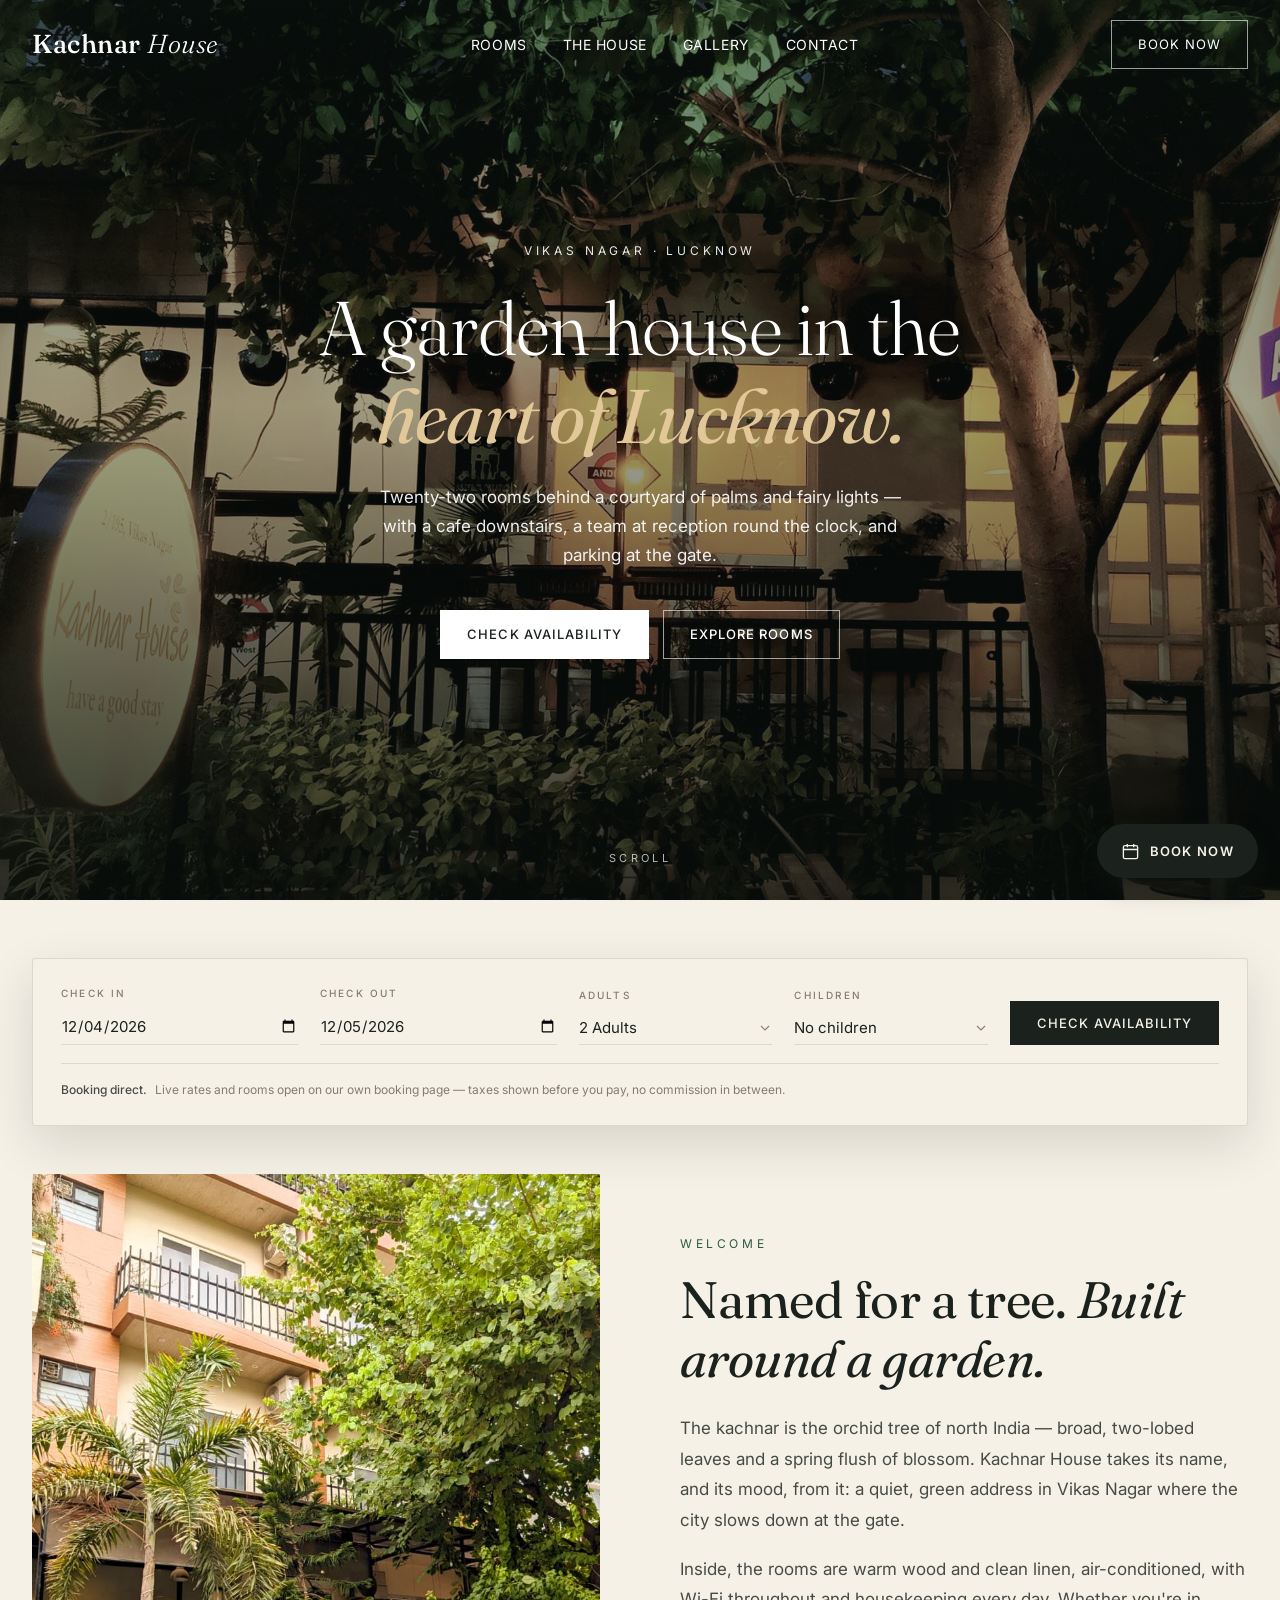
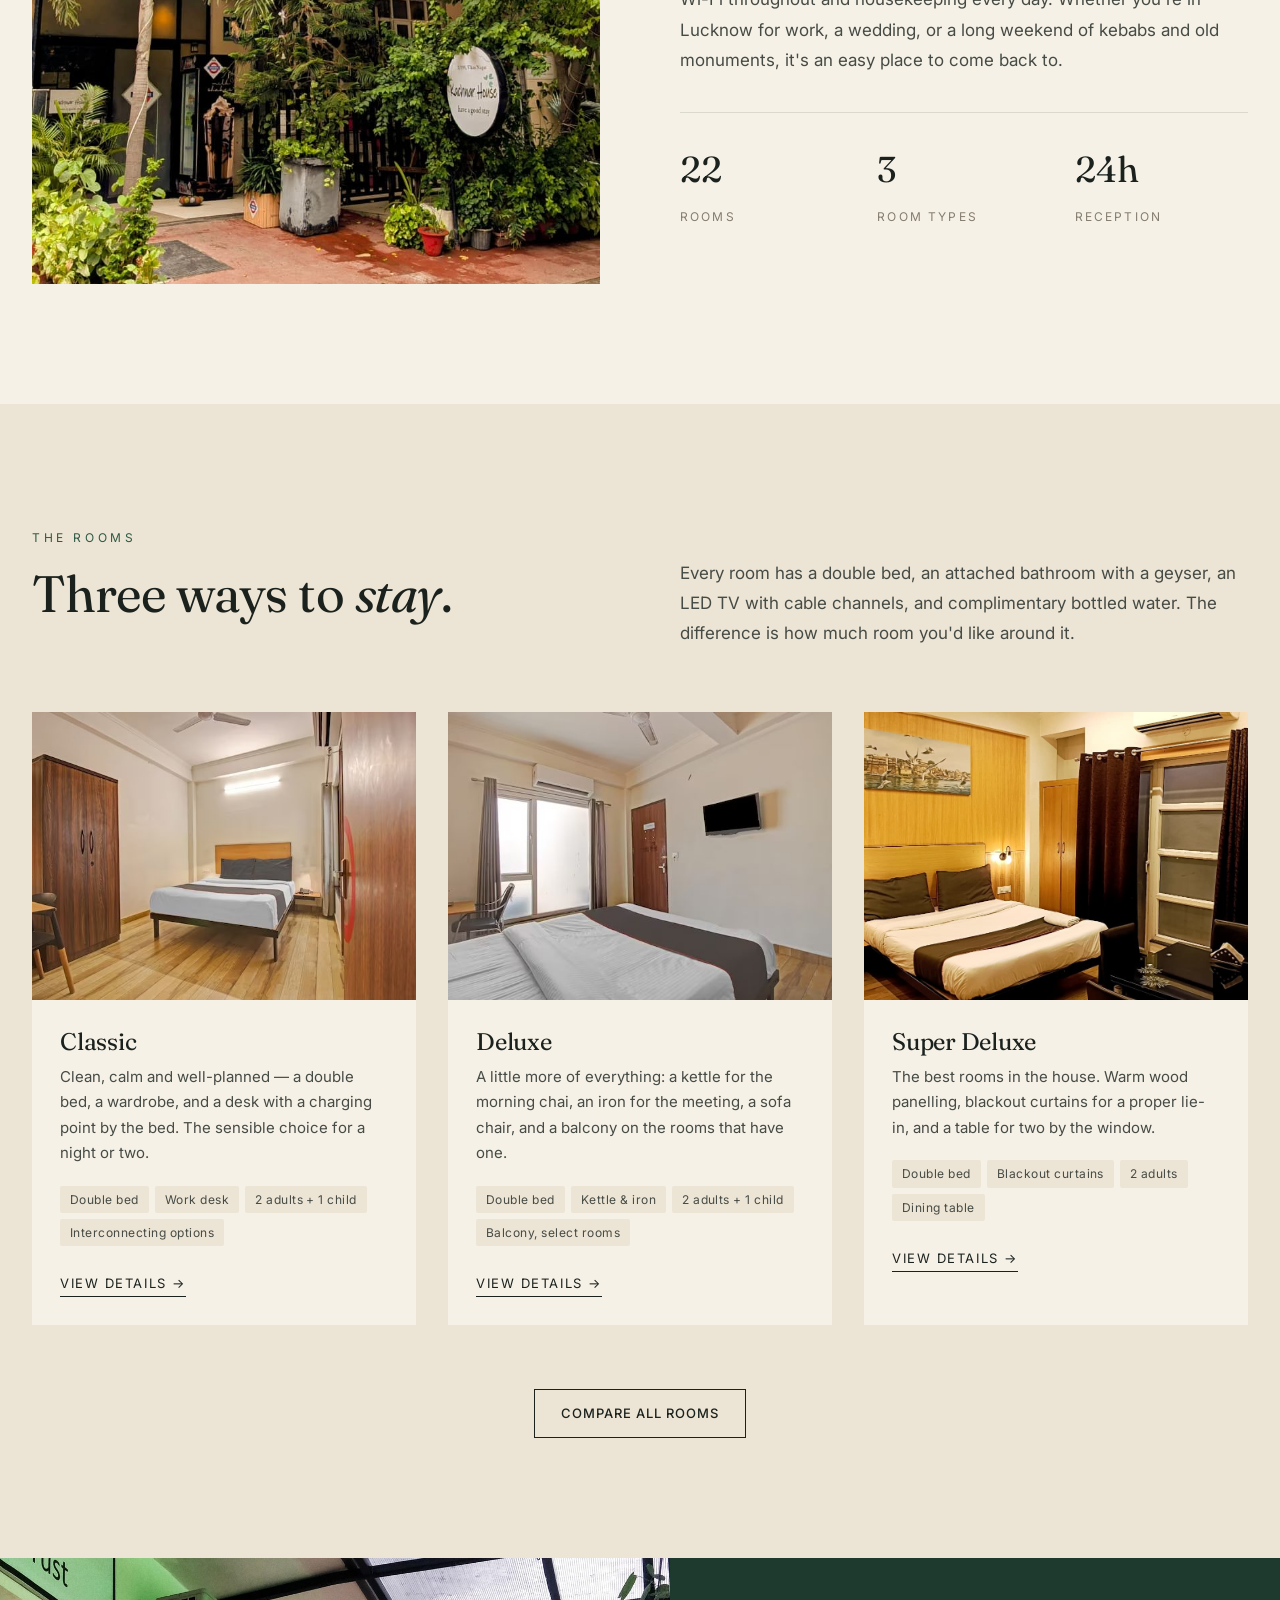
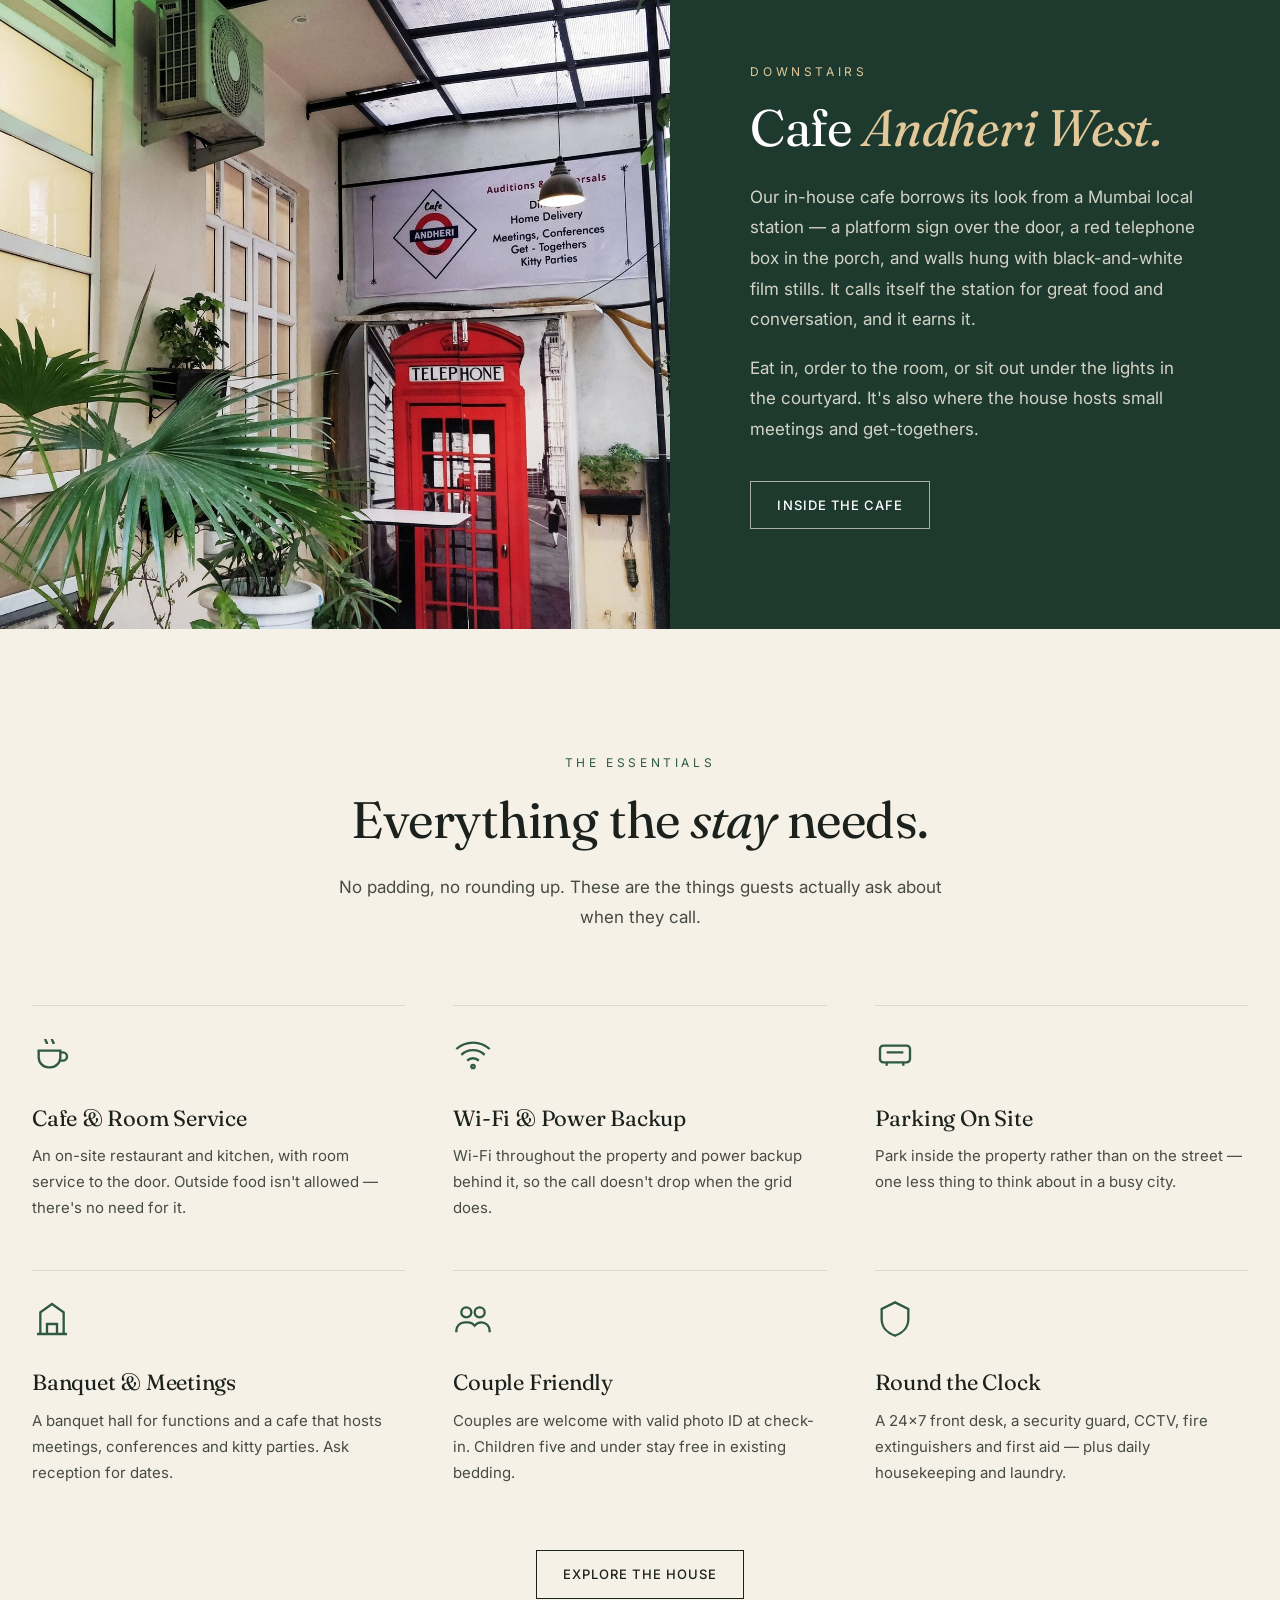
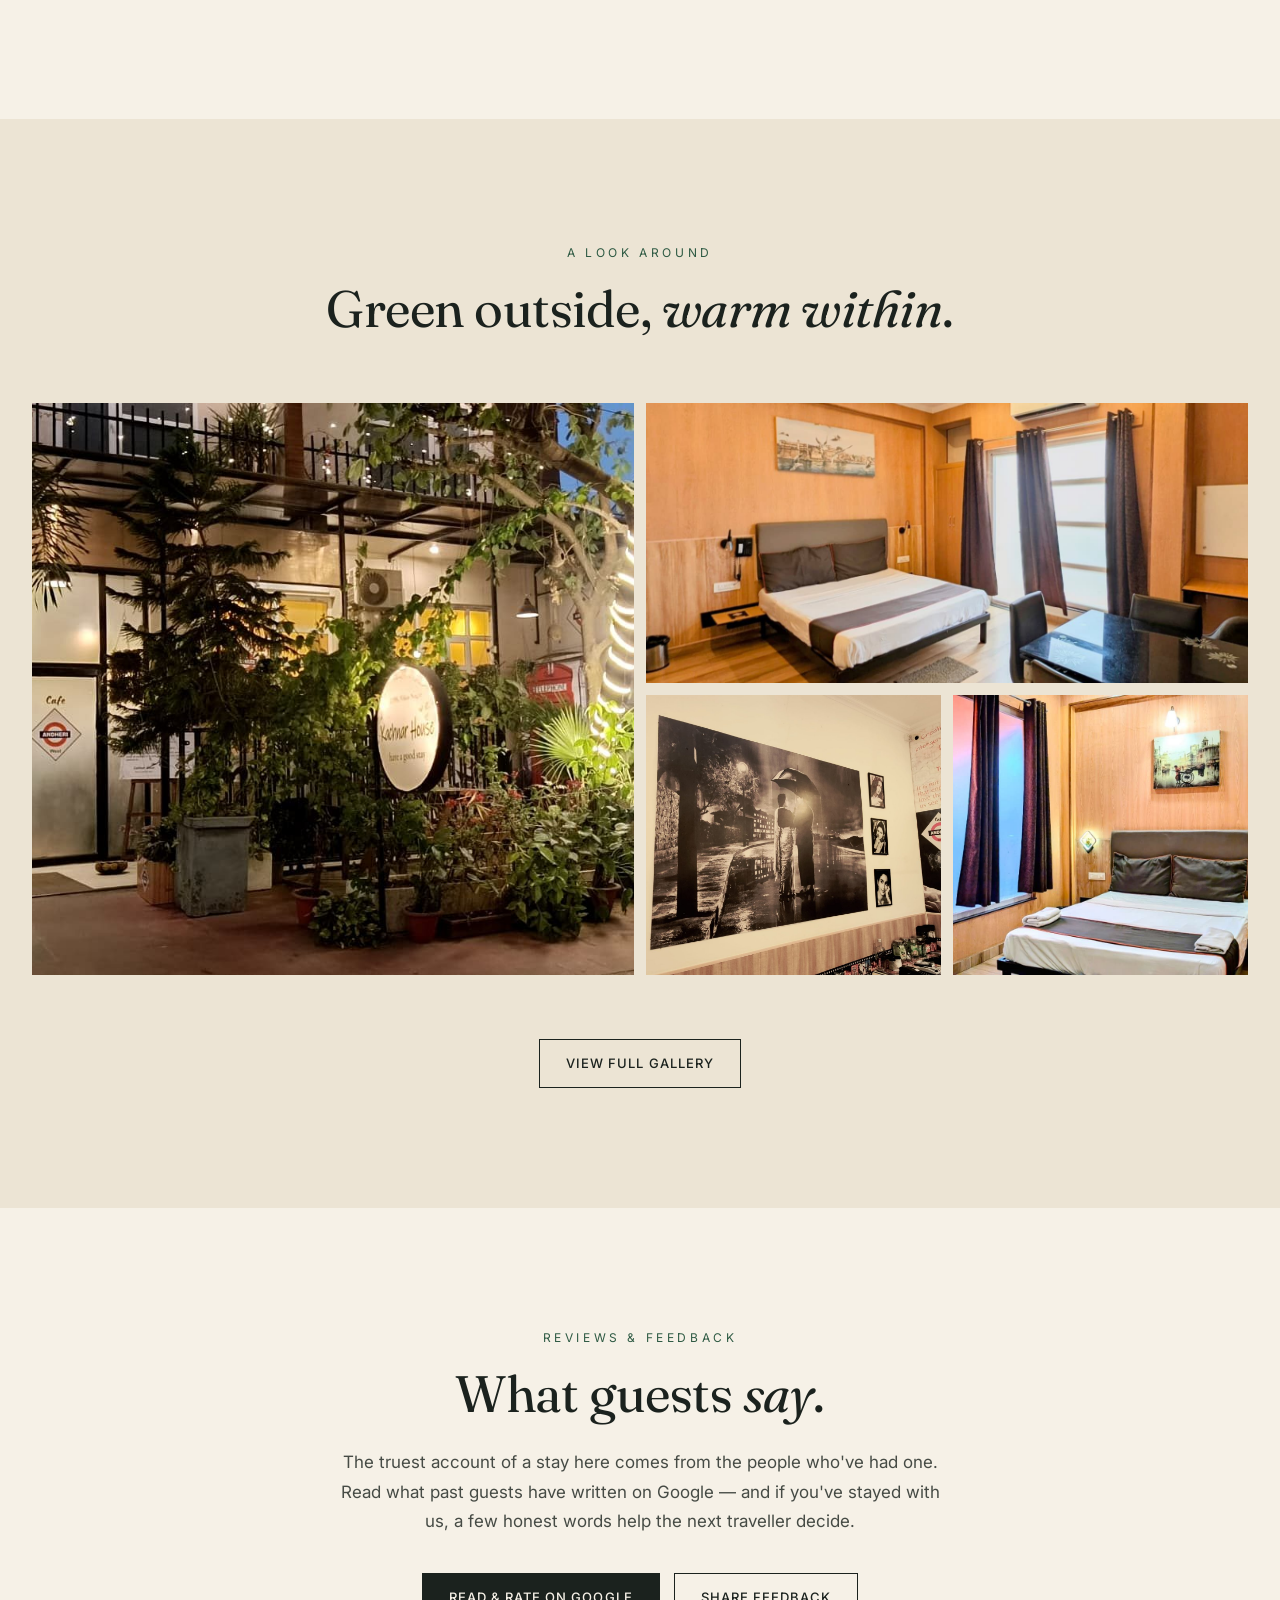
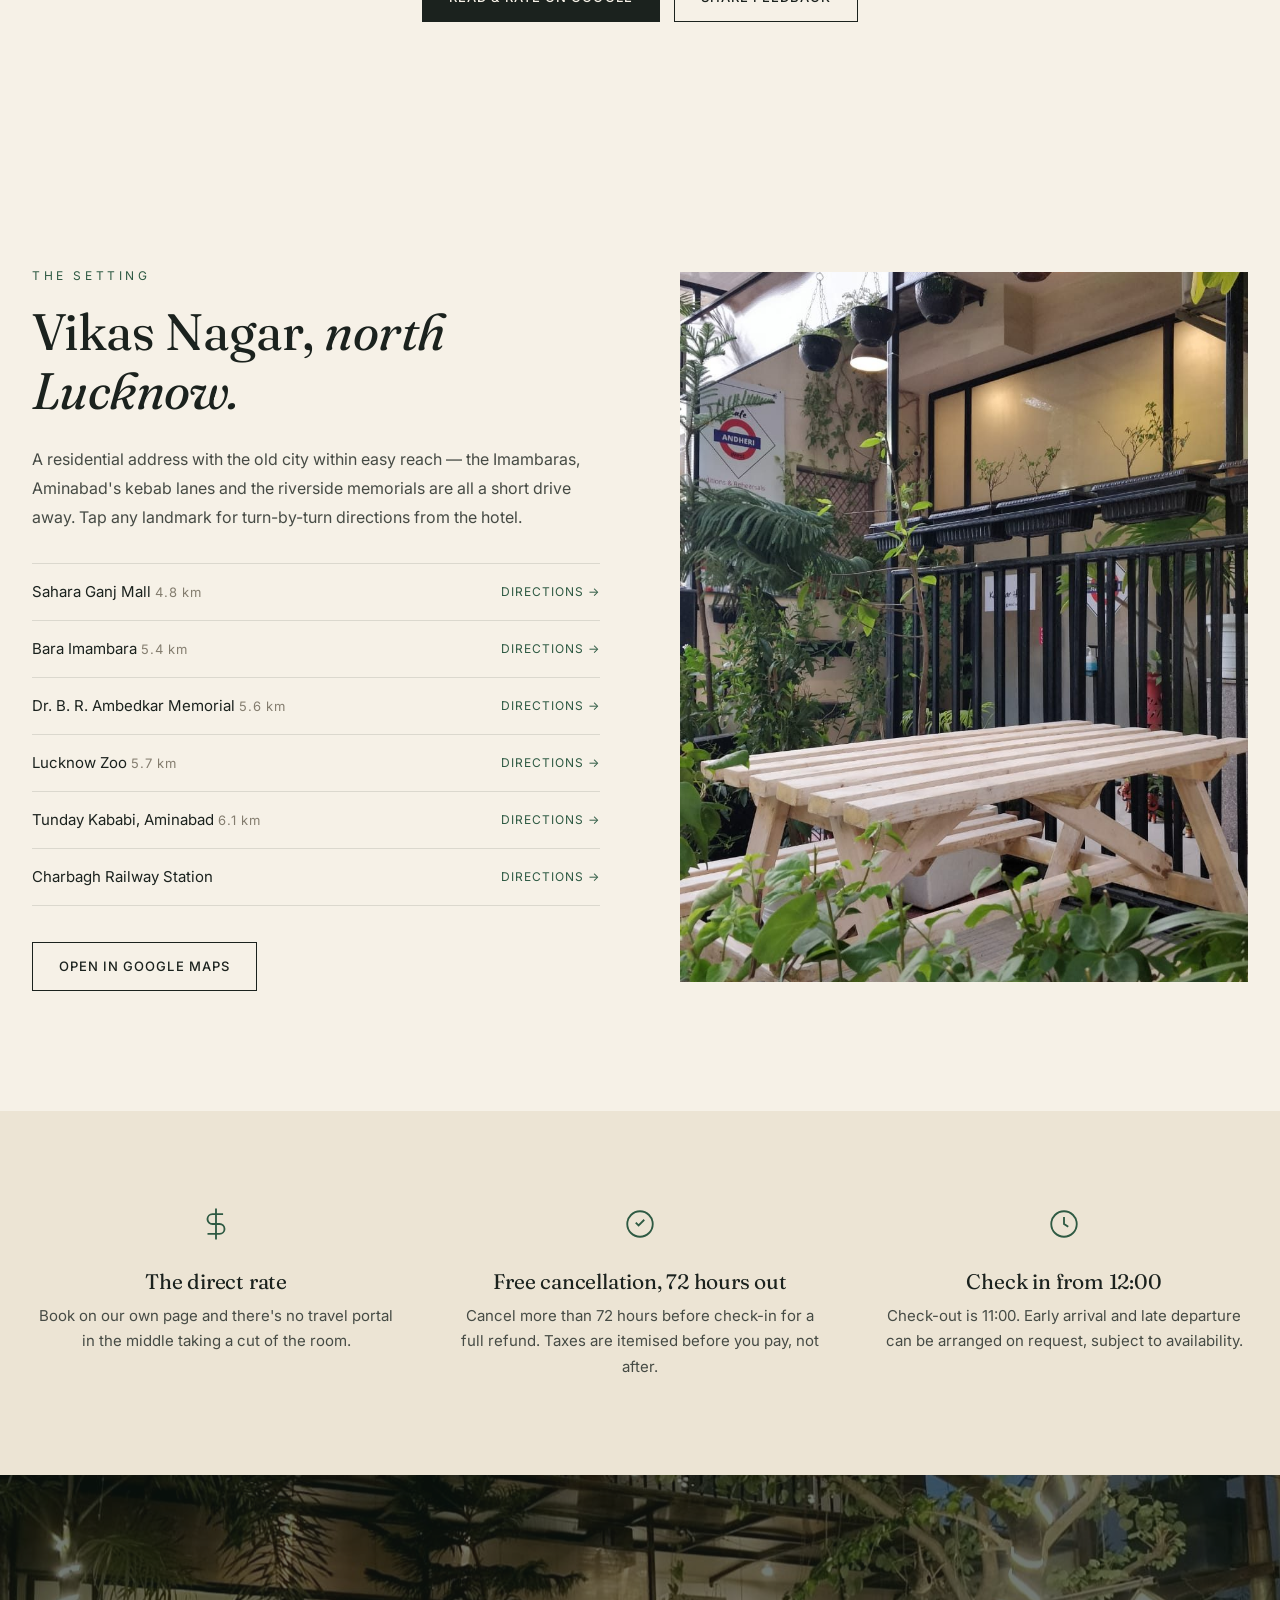
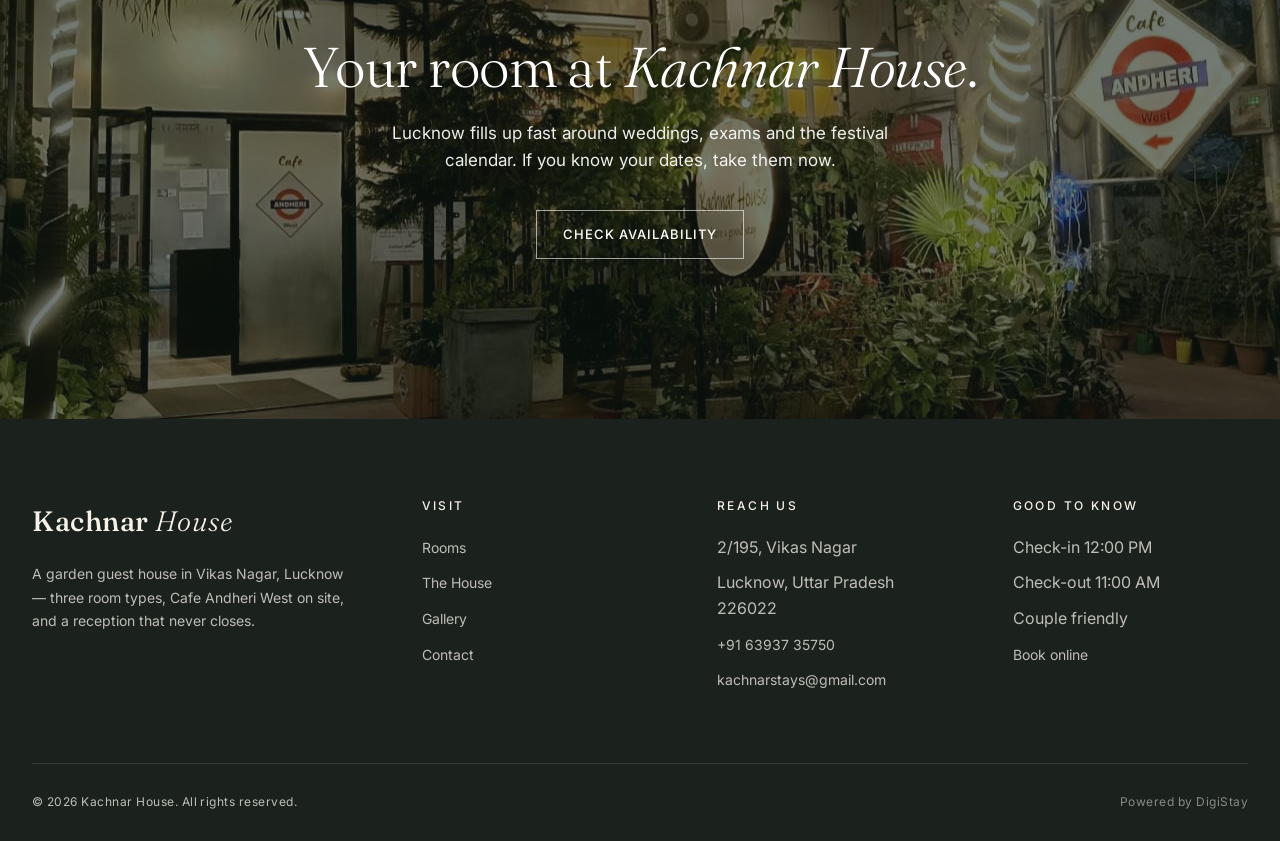
<file: index.html>
<!DOCTYPE html>
<html lang="en">
<head>
<meta charset="UTF-8" />
<meta name="viewport" content="width=device-width, initial-scale=1.0" />
<title>Kachnar House — A Garden Stay in Vikas Nagar, Lucknow</title>
<meta name="description" content="Kachnar House is a garden guest house at 2/195 Vikas Nagar, Lucknow — Classic, Deluxe and Super Deluxe rooms, Cafe Andheri West on site, 24-hour reception and parking. Book direct." />

<meta property="og:title" content="Kachnar House — A Garden Stay in Lucknow" />
<meta property="og:description" content="A leafy guest house in Vikas Nagar, Lucknow. Three room types, an in-house cafe, reception round the clock. Book direct." />
<meta property="og:type" content="website" />
<meta property="og:image" content="images/hero-garden-night.jpg" />
<meta name="theme-color" content="#1E3A2F" />

<link rel="preconnect" href="https://fonts.googleapis.com">
<link rel="preconnect" href="https://fonts.gstatic.com" crossorigin>
<link href="https://fonts.googleapis.com/css2?family=Fraunces:ital,opsz,wght@0,9..144,300;0,9..144,400;0,9..144,500;1,9..144,300;1,9..144,400&family=Inter:wght@300;400;500;600&display=swap" rel="stylesheet">
<link rel="stylesheet" href="styles.css">
</head>
<body>

<!-- ═══════════════════ NAV ═══════════════════ -->
<nav class="nav" id="nav">
  <div class="container nav-inner">
    <a href="index.html" class="logo">Kachnar <em>House</em></a>
    <ul class="nav-links">
      <li><a href="rooms.html">Rooms</a></li>
      <li><a href="facilities.html">The House</a></li>
      <li><a href="gallery.html">Gallery</a></li>
      <li><a href="contact.html">Contact</a></li>
    </ul>
    <a href="#book" class="nav-cta" data-book>Book Now</a>
    <button class="menu-toggle" aria-label="Menu">☰</button>
  </div>
</nav>

<!-- ═══════════════════ HERO ═══════════════════ -->
<section class="hero">
  <div class="hero-bg"></div>
  <div class="hero-content">
    <div class="hero-eyebrow">Vikas Nagar · Lucknow</div>
    <h1>A garden house in the <em>heart of Lucknow.</em></h1>
    <p>Twenty-two rooms behind a courtyard of palms and fairy lights — with a cafe downstairs, a team at reception round the clock, and parking at the gate.</p>
    <div class="hero-ctas">
      <a href="#book" class="btn btn-light">Check Availability</a>
      <a href="rooms.html" class="btn btn-ghost">Explore Rooms</a>
    </div>
  </div>
  <div class="hero-scroll">Scroll</div>
</section>

<!-- ═══════════════════ BOOKING BAR ═══════════════════ -->
<section class="booking" id="book">
  <div class="container">
    <div class="booking-card">
      <form class="booking-form" id="booking-form">
        <div class="booking-field">
          <label for="checkin">Check in</label>
          <input type="date" id="checkin" name="checkin" required />
        </div>
        <div class="booking-field">
          <label for="checkout">Check out</label>
          <input type="date" id="checkout" name="checkout" required />
        </div>
        <div class="booking-field">
          <label for="adults">Adults</label>
          <select id="adults" name="adults">
            <option value="1">1 Adult</option>
            <option value="2" selected>2 Adults</option>
            <option value="3">3 Adults</option>
            <option value="4">4 Adults</option>
          </select>
        </div>
        <div class="booking-field">
          <label for="children">Children</label>
          <select id="children" name="children">
            <option value="0" selected>No children</option>
            <option value="1">1 Child</option>
            <option value="2">2 Children</option>
          </select>
        </div>
        <button type="submit" class="btn btn-primary">Check Availability</button>
      </form>
      <div class="booking-note">
        <strong>Booking direct.</strong>
        <span>Live rates and rooms open on our own booking page — taxes shown before you pay, no commission in between.</span>
      </div>
    </div>
  </div>
</section>

<!-- ═══════════════════ WELCOME ═══════════════════ -->
<section class="welcome" id="welcome">
  <div class="container">
    <div class="welcome-grid">
      <div class="welcome-image">
        <img src="images/facade-garden.jpg" alt="Kachnar House from the lane — balconies above a courtyard of palms and potted plants" />
      </div>
      <div class="welcome-text">
        <span class="eyebrow">Welcome</span>
        <h2 class="section-title">Named for a tree. <em>Built around a garden.</em></h2>
        <p>The kachnar is the orchid tree of north India — broad, two-lobed leaves and a spring flush of blossom. Kachnar House takes its name, and its mood, from it: a quiet, green address in Vikas Nagar where the city slows down at the gate.</p>
        <p>Inside, the rooms are warm wood and clean linen, air-conditioned, with Wi-Fi throughout and housekeeping every day. Whether you're in Lucknow for work, a wedding, or a long weekend of kebabs and old monuments, it's an easy place to come back to.</p>
        <div class="welcome-meta">
          <div class="welcome-meta-item">
            <span class="num">22</span>
            <span class="label">Rooms</span>
          </div>
          <div class="welcome-meta-item">
            <span class="num">3</span>
            <span class="label">Room Types</span>
          </div>
          <div class="welcome-meta-item">
            <span class="num">24h</span>
            <span class="label">Reception</span>
          </div>
        </div>
      </div>
    </div>
  </div>
</section>

<!-- ═══════════════════ ROOMS ═══════════════════ -->
<section class="rooms">
  <div class="container">
    <div class="rooms-header">
      <div>
        <span class="eyebrow">The Rooms</span>
        <h2 class="section-title">Three ways to <em>stay</em>.</h2>
      </div>
      <p class="section-intro">Every room has a double bed, an attached bathroom with a geyser, an LED TV with cable channels, and complimentary bottled water. The difference is how much room you'd like around it.</p>
    </div>
    <div class="rooms-grid">

      <article class="room-card">
        <div class="room-img"><img src="images/classic-room.jpg" alt="Classic room at Kachnar House — double bed, wooden wardrobe and a writing desk" /></div>
        <div class="room-body">
          <h3>Classic</h3>
          <p class="room-desc">Clean, calm and well-planned — a double bed, a wardrobe, and a desk with a charging point by the bed. The sensible choice for a night or two.</p>
          <ul class="room-features">
            <li>Double bed</li><li>Work desk</li><li>2 adults + 1 child</li><li>Interconnecting options</li>
          </ul>
          <a href="rooms.html#classic" class="room-link">View Details →</a>
        </div>
      </article>

      <article class="room-card">
        <div class="room-img"><img src="images/deluxe-room.jpg" alt="Deluxe room at Kachnar House — a made-up double bed, wall-mounted TV and a tall window" /></div>
        <div class="room-body">
          <h3>Deluxe</h3>
          <p class="room-desc">A little more of everything: a kettle for the morning chai, an iron for the meeting, a sofa chair, and a balcony on the rooms that have one.</p>
          <ul class="room-features">
            <li>Double bed</li><li>Kettle &amp; iron</li><li>2 adults + 1 child</li><li>Balcony, select rooms</li>
          </ul>
          <a href="rooms.html#deluxe" class="room-link">View Details →</a>
        </div>
      </article>

      <article class="room-card">
        <div class="room-img"><img src="images/super-deluxe-room-2.jpg" alt="Super Deluxe room at Kachnar House — warm wood-panelled walls, a padded headboard and tall curtained windows" /></div>
        <div class="room-body">
          <h3>Super Deluxe</h3>
          <p class="room-desc">The best rooms in the house. Warm wood panelling, blackout curtains for a proper lie-in, and a table for two by the window.</p>
          <ul class="room-features">
            <li>Double bed</li><li>Blackout curtains</li><li>2 adults</li><li>Dining table</li>
          </ul>
          <a href="rooms.html#super-deluxe" class="room-link">View Details →</a>
        </div>
      </article>

    </div>
    <div class="section-cta">
      <a href="rooms.html" class="btn btn-outline">Compare All Rooms</a>
    </div>
  </div>
</section>

<!-- ═══════════════════ FEATURE: CAFE ═══════════════════ -->
<section class="feature-split">
  <div class="feature-split-image">
    <img src="images/cafe-telephone-booth.jpg" alt="The entrance to Cafe Andheri West — palms, a station-style sign and a red telephone box" loading="lazy" />
  </div>
  <div class="feature-split-body">
    <span class="eyebrow">Downstairs</span>
    <h2 class="section-title">Cafe <em>Andheri West.</em></h2>
    <p>Our in-house cafe borrows its look from a Mumbai local station — a platform sign over the door, a red telephone box in the porch, and walls hung with black-and-white film stills. It calls itself the station for great food and conversation, and it earns it.</p>
    <p>Eat in, order to the room, or sit out under the lights in the courtyard. It's also where the house hosts small meetings and get-togethers.</p>
    <a href="facilities.html#cafe" class="btn btn-outline">Inside the Cafe</a>
  </div>
</section>

<!-- ═══════════════════ EXPERIENCE / FACILITIES ═══════════════════ -->
<section class="experience">
  <div class="container">
    <div class="experience-header">
      <span class="eyebrow">The Essentials</span>
      <h2 class="section-title">Everything the <em>stay</em> needs.</h2>
      <p class="section-intro">No padding, no rounding up. These are the things guests actually ask about when they call.</p>
    </div>

    <div class="facilities-grid">
      <div class="facility">
        <svg class="facility-icon" viewBox="0 0 24 24" fill="none" stroke="currentColor" stroke-width="1.4">
          <path d="M4 10h13v4a6 6 0 01-6 6h-1a6 6 0 01-6-6v-4zM17 11h1.5a2.5 2.5 0 010 5H17M8 3c0 1.5 1 1.5 1 3M12 3c0 1.5 1 1.5 1 3"/>
        </svg>
        <h3>Cafe &amp; Room Service</h3>
        <p>An on-site restaurant and kitchen, with room service to the door. Outside food isn't allowed — there's no need for it.</p>
      </div>
      <div class="facility">
        <svg class="facility-icon" viewBox="0 0 24 24" fill="none" stroke="currentColor" stroke-width="1.4">
          <path d="M2 9a15 15 0 0120 0M5 12.5a10 10 0 0114 0M8.5 16a5 5 0 017 0"/><circle cx="12" cy="19.5" r="1"/>
        </svg>
        <h3>Wi-Fi &amp; Power Backup</h3>
        <p>Wi-Fi throughout the property and power backup behind it, so the call doesn't drop when the grid does.</p>
      </div>
      <div class="facility">
        <svg class="facility-icon" viewBox="0 0 24 24" fill="none" stroke="currentColor" stroke-width="1.4">
          <path d="M5 17h14M5 17a2 2 0 01-2-2V9a2 2 0 012-2h14a2 2 0 012 2v6a2 2 0 01-2 2M7 17v2M17 17v2M7 11h10"/>
        </svg>
        <h3>Parking On Site</h3>
        <p>Park inside the property rather than on the street — one less thing to think about in a busy city.</p>
      </div>
      <div class="facility">
        <svg class="facility-icon" viewBox="0 0 24 24" fill="none" stroke="currentColor" stroke-width="1.4">
          <path d="M3 21h18M5 21V8l7-5 7 5v13M9 21v-6h6v6"/>
        </svg>
        <h3>Banquet &amp; Meetings</h3>
        <p>A banquet hall for functions and a cafe that hosts meetings, conferences and kitty parties. Ask reception for dates.</p>
      </div>
      <div class="facility">
        <svg class="facility-icon" viewBox="0 0 24 24" fill="none" stroke="currentColor" stroke-width="1.4">
          <circle cx="8" cy="8" r="3"/><circle cx="16" cy="8" r="3"/>
          <path d="M2 20v-1a5 5 0 015-5h2a5 5 0 014 2 5 5 0 014-2h0a5 5 0 015 5v1"/>
        </svg>
        <h3>Couple Friendly</h3>
        <p>Couples are welcome with valid photo ID at check-in. Children five and under stay free in existing bedding.</p>
      </div>
      <div class="facility">
        <svg class="facility-icon" viewBox="0 0 24 24" fill="none" stroke="currentColor" stroke-width="1.4">
          <path d="M12 2l8 4v6c0 5-3.5 8.5-8 10-4.5-1.5-8-5-8-10V6l8-4z"/>
        </svg>
        <h3>Round the Clock</h3>
        <p>A 24×7 front desk, a security guard, CCTV, fire extinguishers and first aid — plus daily housekeeping and laundry.</p>
      </div>
    </div>
    <div class="section-cta">
      <a href="facilities.html" class="btn btn-outline">Explore the House</a>
    </div>
  </div>
</section>

<!-- ═══════════════════ GALLERY ═══════════════════ -->
<section class="gallery">
  <div class="container">
    <div class="gallery-header">
      <span class="eyebrow">A Look Around</span>
      <h2 class="section-title">Green outside, <em>warm within</em>.</h2>
    </div>
    <div class="gallery-grid">
      <div class="gallery-item"><img src="images/entrance-evening.jpg" alt="The Kachnar House courtyard at dusk, lit with fairy lights" loading="lazy" /></div>
      <div class="gallery-item"><img src="images/guest-room-4.jpg" alt="A wood-panelled guest room with a dining table by the window" loading="lazy" /></div>
      <div class="gallery-item"><img src="images/cafe-cinema-wall.jpg" alt="Cafe Andheri West — a wall of black-and-white film stills" loading="lazy" /></div>
      <div class="gallery-item"><img src="images/guest-room-1.jpg" alt="A guest room with a padded headboard and diamond wall lamps" loading="lazy" /></div>
    </div>
    <div class="section-cta">
      <a href="gallery.html" class="btn btn-outline">View Full Gallery</a>
    </div>
  </div>
</section>

<!-- ═══════════════════ REVIEWS ═══════════════════ -->
<section class="reviews" id="reviews">
  <div class="container">
    <div class="reviews-inner">
      <span class="eyebrow">Reviews &amp; Feedback</span>
      <h2 class="section-title">What guests <em>say</em>.</h2>
      <p class="section-intro">The truest account of a stay here comes from the people who've had one. Read what past guests have written on Google — and if you've stayed with us, a few honest words help the next traveller decide.</p>
      <div class="reviews-ctas">
        <a href="https://www.google.com/maps/search/?api=1&query=Kachnar+House%2C+Vikas+Nagar%2C+Lucknow" target="_blank" rel="noopener" class="btn btn-primary">Read &amp; rate on Google</a>
        <a href="contact.html" class="btn btn-outline">Share feedback</a>
      </div>
    </div>
  </div>
</section>

<!-- ═══════════════════ LOCATION ═══════════════════ -->
<section class="location">
  <div class="container">
    <div class="location-grid">
      <div class="location-text">
        <span class="eyebrow">The Setting</span>
        <h2 class="section-title">Vikas Nagar, <em>north Lucknow.</em></h2>
        <p>A residential address with the old city within easy reach — the Imambaras, Aminabad's kebab lanes and the riverside memorials are all a short drive away. Tap any landmark for turn-by-turn directions from the hotel.</p>
        <ul class="location-list">
          <li><span class="place">Sahara Ganj Mall <span class="dist">4.8 km</span></span><a class="dir" href="https://www.google.com/maps/dir/?api=1&origin=26.896875%2C80.95701&destination=Sahara+Ganj+Mall%2C+Lucknow" target="_blank" rel="noopener">Directions →</a></li>
          <li><span class="place">Bara Imambara <span class="dist">5.4 km</span></span><a class="dir" href="https://www.google.com/maps/dir/?api=1&origin=26.896875%2C80.95701&destination=Bara+Imambara%2C+Lucknow" target="_blank" rel="noopener">Directions →</a></li>
          <li><span class="place">Dr. B. R. Ambedkar Memorial <span class="dist">5.6 km</span></span><a class="dir" href="https://www.google.com/maps/dir/?api=1&origin=26.896875%2C80.95701&destination=Dr+Bhimrao+Ambedkar+Memorial+Park%2C+Lucknow" target="_blank" rel="noopener">Directions →</a></li>
          <li><span class="place">Lucknow Zoo <span class="dist">5.7 km</span></span><a class="dir" href="https://www.google.com/maps/dir/?api=1&origin=26.896875%2C80.95701&destination=Nawab+Wajid+Ali+Shah+Zoological+Garden%2C+Lucknow" target="_blank" rel="noopener">Directions →</a></li>
          <li><span class="place">Tunday Kababi, Aminabad <span class="dist">6.1 km</span></span><a class="dir" href="https://www.google.com/maps/dir/?api=1&origin=26.896875%2C80.95701&destination=Tunday+Kababi%2C+Aminabad%2C+Lucknow" target="_blank" rel="noopener">Directions →</a></li>
          <li><span class="place">Charbagh Railway Station</span><a class="dir" href="https://www.google.com/maps/dir/?api=1&origin=26.896875%2C80.95701&destination=Charbagh+Railway+Station%2C+Lucknow" target="_blank" rel="noopener">Directions →</a></li>
        </ul>
        <a href="https://www.google.com/maps/search/?api=1&query=26.896875%2C80.95701" target="_blank" rel="noopener" class="btn btn-outline">Open in Google Maps</a>
      </div>
      <div class="location-image">
        <img src="images/garden-seating.jpg" alt="A wooden table under hanging lamps in the Kachnar House garden" loading="lazy" />
      </div>
    </div>
  </div>
</section>

<!-- ═══════════════════ BOOK DIRECT ═══════════════════ -->
<section class="assurance">
  <div class="container">
    <div class="assurance-grid">
      <div class="assurance-item">
        <svg class="assurance-icon" viewBox="0 0 24 24" fill="none" stroke="currentColor" stroke-width="1.3">
          <path d="M12 1v22M17 5H9.5a3.5 3.5 0 000 7h5a3.5 3.5 0 010 7H6"/>
        </svg>
        <h3>The direct rate</h3>
        <p>Book on our own page and there's no travel portal in the middle taking a cut of the room.</p>
      </div>
      <div class="assurance-item">
        <svg class="assurance-icon" viewBox="0 0 24 24" fill="none" stroke="currentColor" stroke-width="1.3">
          <path d="M9 11l2 2 4-4"/><circle cx="12" cy="12" r="9"/>
        </svg>
        <h3>Free cancellation, 72 hours out</h3>
        <p>Cancel more than 72 hours before check-in for a full refund. Taxes are itemised before you pay, not after.</p>
      </div>
      <div class="assurance-item">
        <svg class="assurance-icon" viewBox="0 0 24 24" fill="none" stroke="currentColor" stroke-width="1.3">
          <circle cx="12" cy="12" r="9"/><path d="M12 7v5l3 2"/>
        </svg>
        <h3>Check in from 12:00</h3>
        <p>Check-out is 11:00. Early arrival and late departure can be arranged on request, subject to availability.</p>
      </div>
    </div>
  </div>
</section>

<!-- ═══════════════════ CTA BANNER ═══════════════════ -->
<section class="cta-banner">
  <div class="container">
    <h2>Your room at <em>Kachnar House</em>.</h2>
    <p>Lucknow fills up fast around weddings, exams and the festival calendar. If you know your dates, take them now.</p>
    <a href="#book" class="btn btn-ghost">Check Availability</a>
  </div>
</section>

<!-- ═══════════════════ FOOTER ═══════════════════ -->
<footer>
  <div class="container">
    <div class="footer-grid">
      <div class="footer-brand">
        <a href="index.html" class="logo">Kachnar <em>House</em></a>
        <p>A garden guest house in Vikas Nagar, Lucknow — three room types, Cafe Andheri West on site, and a reception that never closes.</p>
      </div>
      <div class="footer-col">
        <h4>Visit</h4>
        <ul>
          <li><a href="rooms.html">Rooms</a></li>
          <li><a href="facilities.html">The House</a></li>
          <li><a href="gallery.html">Gallery</a></li>
          <li><a href="contact.html">Contact</a></li>
        </ul>
      </div>
      <div class="footer-col">
        <h4>Reach Us</h4>
        <ul>
          <li>2/195, Vikas Nagar</li>
          <li>Lucknow, Uttar Pradesh 226022</li>
          <li><a href="tel:+916393735750">+91 63937 35750</a></li>
          <li><a href="mailto:kachnarstays@gmail.com">kachnarstays@gmail.com</a></li>
        </ul>
      </div>
      <div class="footer-col">
        <h4>Good to Know</h4>
        <ul>
          <li>Check-in 12:00 PM</li>
          <li>Check-out 11:00 AM</li>
          <li>Couple friendly</li>
          <li><a href="https://digibooking.in/H548" target="_blank" rel="noopener">Book online</a></li>
        </ul>
      </div>
    </div>
    <div class="footer-bottom">
      <div>© <span data-year>2026</span> Kachnar House. All rights reserved.</div>
      <div class="powered">Powered by DigiStay</div>
    </div>
  </div>
</footer>

<script src="script.js" defer></script>
</body>
</html>
</file>
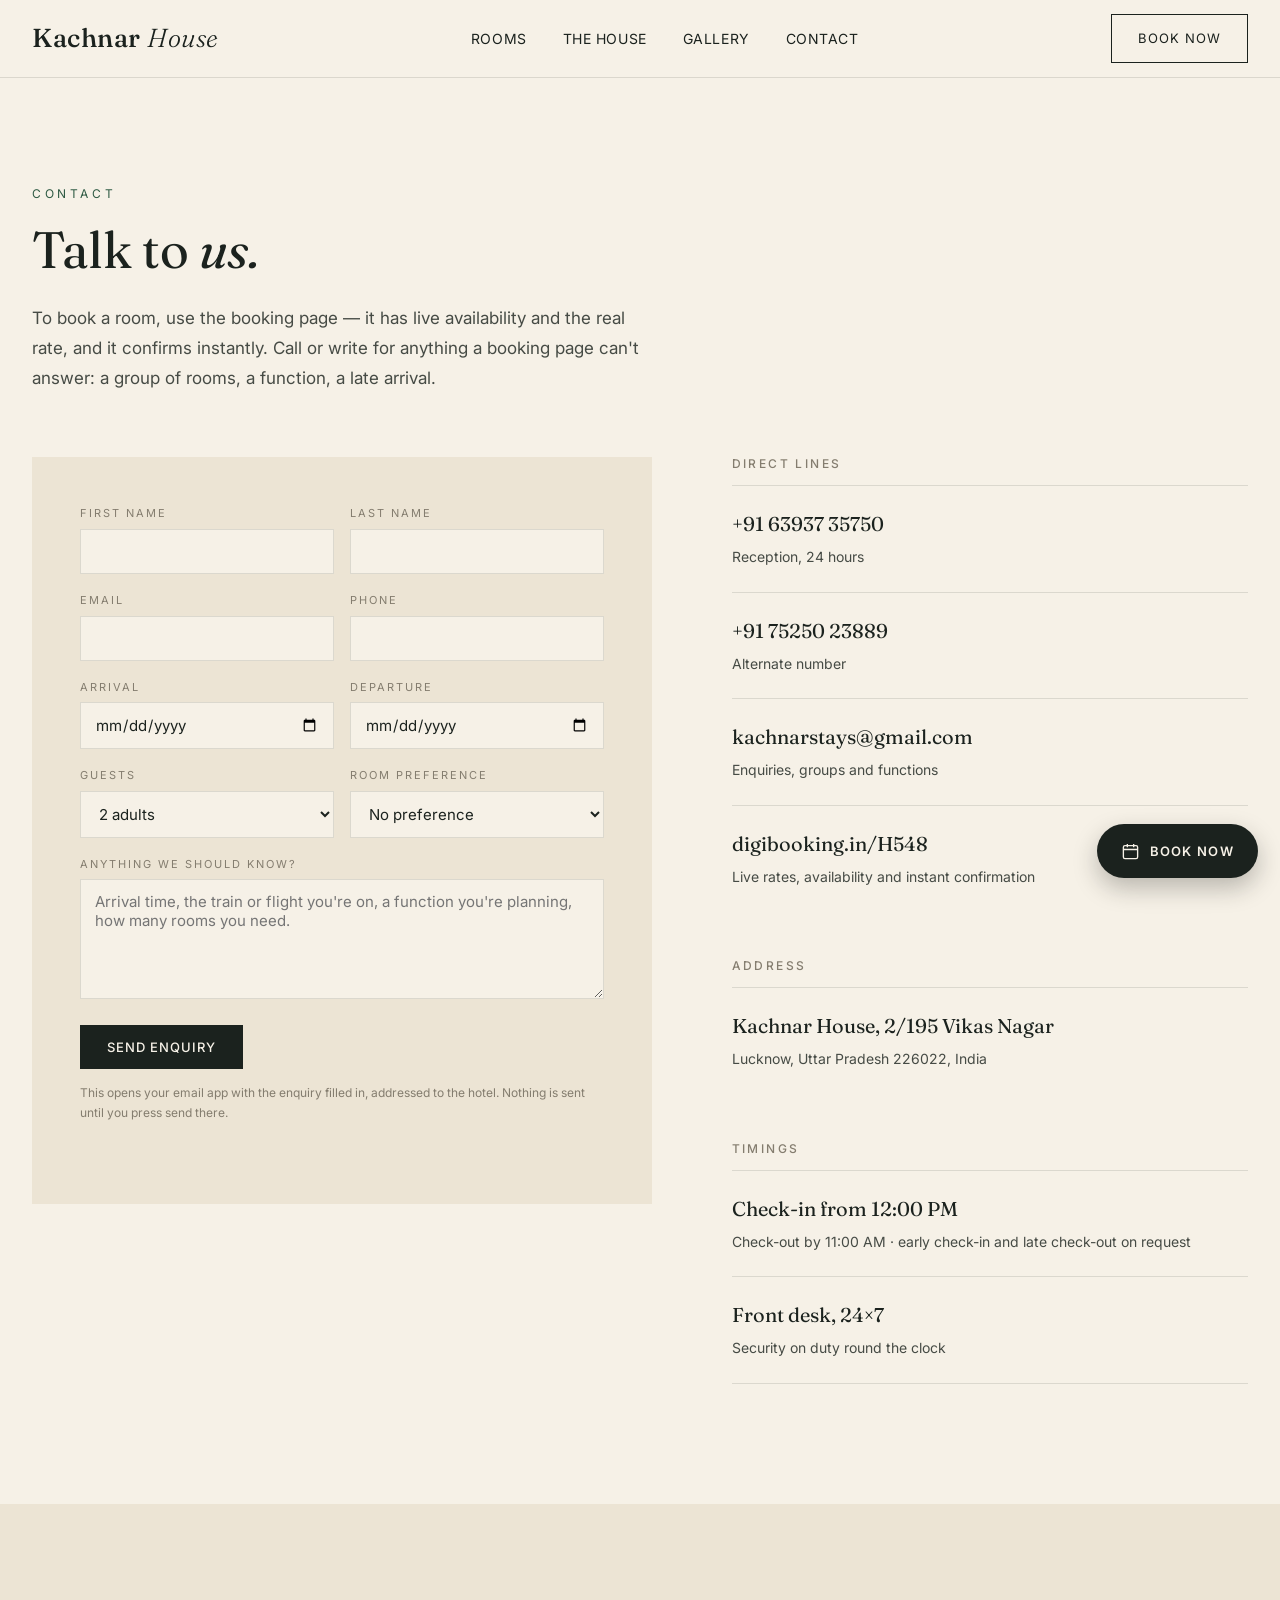
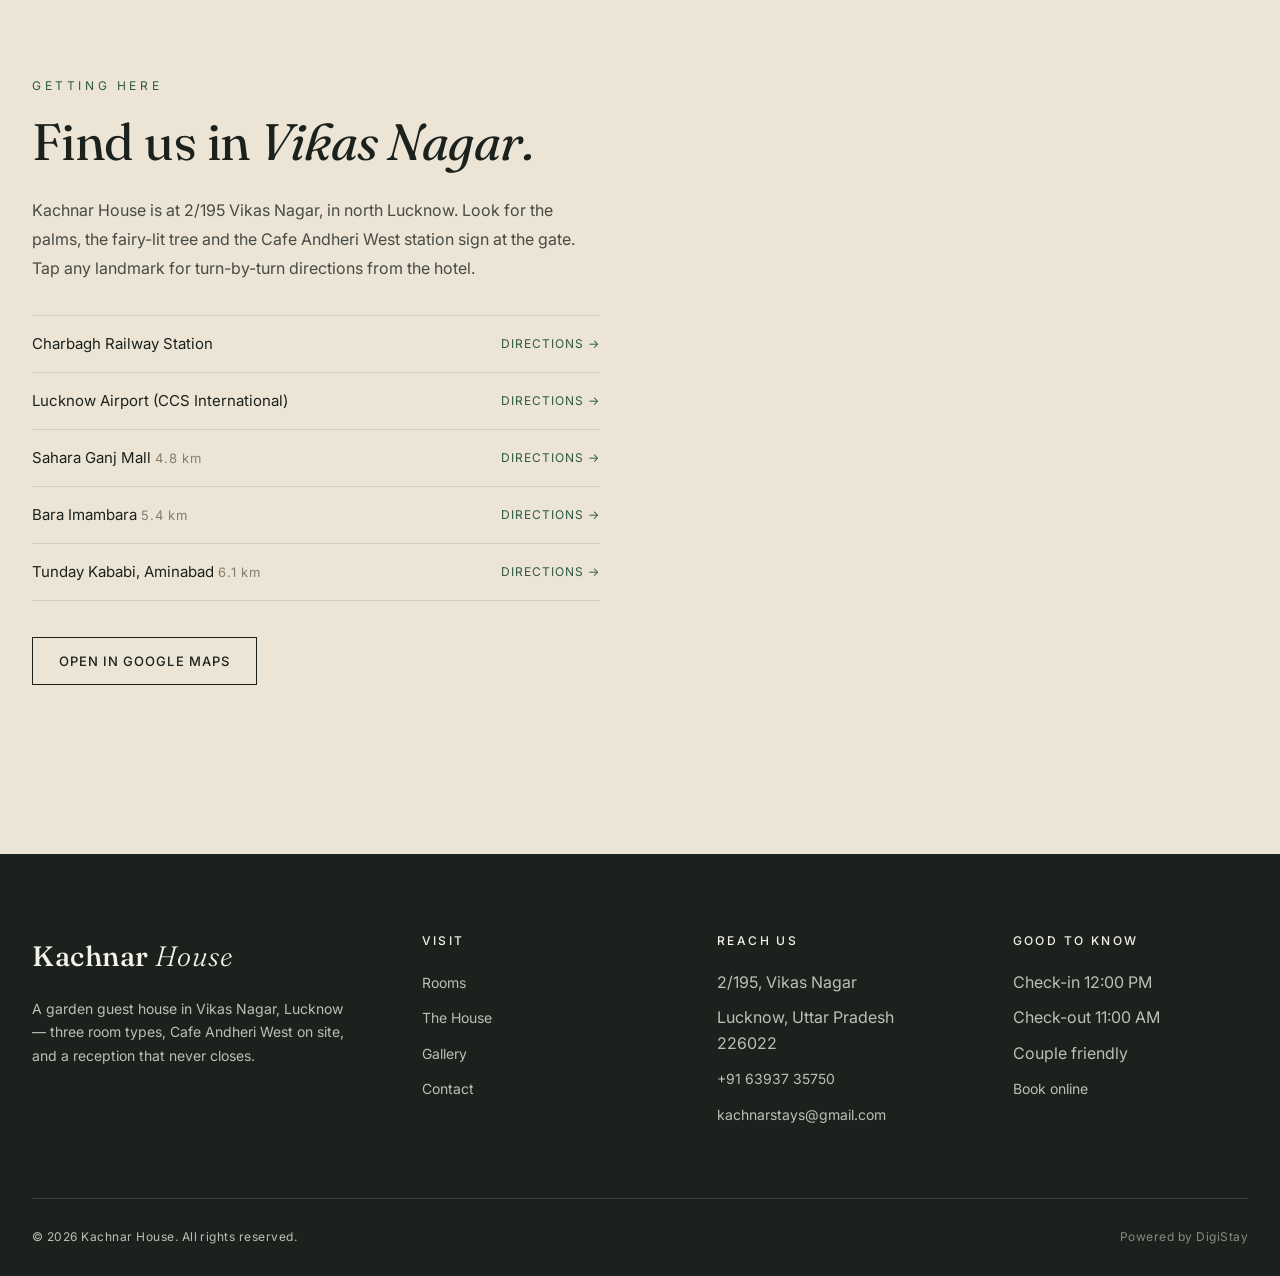
<file: contact.html>
<!DOCTYPE html>
<html lang="en">
<head>
<meta charset="UTF-8" />
<meta name="viewport" content="width=device-width, initial-scale=1.0" />
<title>Contact — Kachnar House, Vikas Nagar, Lucknow</title>
<meta name="description" content="Call +91 63937 35750 or email kachnarstays@gmail.com. Kachnar House, 2/195 Vikas Nagar, Lucknow 226022." />

<meta property="og:title" content="Kachnar House — A Garden Stay in Lucknow" />
<meta property="og:description" content="A leafy guest house in Vikas Nagar, Lucknow. Three room types, an in-house cafe, reception round the clock. Book direct." />
<meta property="og:type" content="website" />
<meta property="og:image" content="images/hero-garden-night.jpg" />
<meta name="theme-color" content="#1E3A2F" />

<link rel="preconnect" href="https://fonts.googleapis.com">
<link rel="preconnect" href="https://fonts.gstatic.com" crossorigin>
<link href="https://fonts.googleapis.com/css2?family=Fraunces:ital,opsz,wght@0,9..144,300;0,9..144,400;0,9..144,500;1,9..144,300;1,9..144,400&family=Inter:wght@300;400;500;600&display=swap" rel="stylesheet">
<link rel="stylesheet" href="styles.css">
</head>
<body>

<!-- ═══════════════════ NAV ═══════════════════ -->
<nav class="nav solid" id="nav">
  <div class="container nav-inner">
    <a href="index.html" class="logo">Kachnar <em>House</em></a>
    <ul class="nav-links">
      <li><a href="rooms.html">Rooms</a></li>
      <li><a href="facilities.html">The House</a></li>
      <li><a href="gallery.html">Gallery</a></li>
      <li><a href="contact.html">Contact</a></li>
    </ul>
    <a href="index.html#book" class="nav-cta" data-book>Book Now</a>
    <button class="menu-toggle" aria-label="Menu">☰</button>
  </div>
</nav>

<!-- ═══════════════════ CONTACT ═══════════════════ -->
<section class="contact" style="padding-top: 180px;">
  <div class="container">
    <span class="eyebrow">Contact</span>
    <h1 class="section-title">Talk to <em>us.</em></h1>
    <p class="section-intro" style="margin-bottom: 64px;">To book a room, use the booking page — it has live availability and the real rate, and it confirms instantly. Call or write for anything a booking page can't answer: a group of rooms, a function, a late arrival.</p>

    <div class="contact-grid">
      <!-- Enquiry -->
      <form class="contact-form" id="enquiry-form">
        <div class="form-row">
          <div class="field">
            <label for="name">First name</label>
            <input id="name" name="name" type="text" required />
          </div>
          <div class="field">
            <label for="lname">Last name</label>
            <input id="lname" name="lname" type="text" required />
          </div>
        </div>

        <div class="form-row">
          <div class="field">
            <label for="email">Email</label>
            <input id="email" name="email" type="email" required />
          </div>
          <div class="field">
            <label for="phone">Phone</label>
            <input id="phone" name="phone" type="tel" />
          </div>
        </div>

        <div class="form-row">
          <div class="field">
            <label for="checkin">Arrival</label>
            <input id="checkin" name="checkin" type="date" />
          </div>
          <div class="field">
            <label for="checkout">Departure</label>
            <input id="checkout" name="checkout" type="date" />
          </div>
        </div>

        <div class="form-row">
          <div class="field">
            <label for="guests">Guests</label>
            <select id="guests" name="guests">
              <option>1 adult</option>
              <option selected>2 adults</option>
              <option>2 adults, 1 child</option>
              <option>More than one room</option>
              <option>Group / function</option>
            </select>
          </div>
          <div class="field">
            <label for="room">Room preference</label>
            <select id="room" name="room">
              <option selected>No preference</option>
              <option>Classic</option>
              <option>Deluxe</option>
              <option>Super Deluxe</option>
              <option>Banquet hall / function</option>
            </select>
          </div>
        </div>

        <div class="field">
          <label for="message">Anything we should know?</label>
          <textarea id="message" name="message" placeholder="Arrival time, the train or flight you're on, a function you're planning, how many rooms you need."></textarea>
        </div>

        <button type="submit" class="btn btn-primary">Send Enquiry</button>
        <p style="margin-top: 14px; font-size: 12px; color: var(--muted);">This opens your email app with the enquiry filled in, addressed to the hotel. Nothing is sent until you press send there.</p>
      </form>

      <!-- Details -->
      <div class="contact-details">
        <h3>Direct lines</h3>
        <div class="item">
          <p><a href="tel:+916393735750">+91 63937 35750</a></p>
          <span>Reception, 24 hours</span>
        </div>
        <div class="item">
          <p><a href="tel:+917525023889">+91 75250 23889</a></p>
          <span>Alternate number</span>
        </div>
        <div class="item">
          <p><a href="mailto:kachnarstays@gmail.com">kachnarstays@gmail.com</a></p>
          <span>Enquiries, groups and functions</span>
        </div>
        <div class="item">
          <p><a href="https://digibooking.in/H548" target="_blank" rel="noopener">digibooking.in/H548</a></p>
          <span>Live rates, availability and instant confirmation</span>
        </div>

        <h3 style="margin-top: 48px;">Address</h3>
        <div class="item">
          <p>Kachnar House, 2/195 Vikas Nagar</p>
          <span>Lucknow, Uttar Pradesh 226022, India</span>
        </div>

        <h3 style="margin-top: 48px;">Timings</h3>
        <div class="item">
          <p>Check-in from 12:00 PM</p>
          <span>Check-out by 11:00 AM · early check-in and late check-out on request</span>
        </div>
        <div class="item">
          <p>Front desk, 24×7</p>
          <span>Security on duty round the clock</span>
        </div>
      </div>
    </div>
  </div>
</section>

<!-- ═══════════════════ GETTING HERE ═══════════════════ -->
<section class="location" style="background: var(--bg-alt);">
  <div class="container">
    <div class="location-grid">
      <div class="location-text">
        <span class="eyebrow">Getting Here</span>
        <h2 class="section-title">Find us in <em>Vikas Nagar.</em></h2>
        <p>Kachnar House is at 2/195 Vikas Nagar, in north Lucknow. Look for the palms, the fairy-lit tree and the Cafe Andheri West station sign at the gate. Tap any landmark for turn-by-turn directions from the hotel.</p>
        <ul class="location-list">
          <li><span class="place">Charbagh Railway Station</span><a class="dir" href="https://www.google.com/maps/dir/?api=1&origin=26.896875%2C80.95701&destination=Charbagh+Railway+Station%2C+Lucknow" target="_blank" rel="noopener">Directions →</a></li>
          <li><span class="place">Lucknow Airport (CCS International)</span><a class="dir" href="https://www.google.com/maps/dir/?api=1&origin=26.896875%2C80.95701&destination=Chaudhary+Charan+Singh+International+Airport%2C+Lucknow" target="_blank" rel="noopener">Directions →</a></li>
          <li><span class="place">Sahara Ganj Mall <span class="dist">4.8 km</span></span><a class="dir" href="https://www.google.com/maps/dir/?api=1&origin=26.896875%2C80.95701&destination=Sahara+Ganj+Mall%2C+Lucknow" target="_blank" rel="noopener">Directions →</a></li>
          <li><span class="place">Bara Imambara <span class="dist">5.4 km</span></span><a class="dir" href="https://www.google.com/maps/dir/?api=1&origin=26.896875%2C80.95701&destination=Bara+Imambara%2C+Lucknow" target="_blank" rel="noopener">Directions →</a></li>
          <li><span class="place">Tunday Kababi, Aminabad <span class="dist">6.1 km</span></span><a class="dir" href="https://www.google.com/maps/dir/?api=1&origin=26.896875%2C80.95701&destination=Tunday+Kababi%2C+Aminabad%2C+Lucknow" target="_blank" rel="noopener">Directions →</a></li>
        </ul>
        <a href="https://www.google.com/maps/search/?api=1&query=26.896875%2C80.95701" target="_blank" rel="noopener" class="btn btn-outline">Open in Google Maps</a>
      </div>
      <div class="location-image location-map">
        <iframe title="Kachnar House on Google Maps — 2/195 Vikas Nagar, Lucknow" src="https://www.google.com/maps?q=26.896875,80.95701&z=15&output=embed" loading="lazy" referrerpolicy="no-referrer-when-downgrade" allowfullscreen></iframe>
      </div>
    </div>
  </div>
</section>

<!-- ═══════════════════ FOOTER ═══════════════════ -->
<footer>
  <div class="container">
    <div class="footer-grid">
      <div class="footer-brand">
        <a href="index.html" class="logo">Kachnar <em>House</em></a>
        <p>A garden guest house in Vikas Nagar, Lucknow — three room types, Cafe Andheri West on site, and a reception that never closes.</p>
      </div>
      <div class="footer-col">
        <h4>Visit</h4>
        <ul>
          <li><a href="rooms.html">Rooms</a></li>
          <li><a href="facilities.html">The House</a></li>
          <li><a href="gallery.html">Gallery</a></li>
          <li><a href="contact.html">Contact</a></li>
        </ul>
      </div>
      <div class="footer-col">
        <h4>Reach Us</h4>
        <ul>
          <li>2/195, Vikas Nagar</li>
          <li>Lucknow, Uttar Pradesh 226022</li>
          <li><a href="tel:+916393735750">+91 63937 35750</a></li>
          <li><a href="mailto:kachnarstays@gmail.com">kachnarstays@gmail.com</a></li>
        </ul>
      </div>
      <div class="footer-col">
        <h4>Good to Know</h4>
        <ul>
          <li>Check-in 12:00 PM</li>
          <li>Check-out 11:00 AM</li>
          <li>Couple friendly</li>
          <li><a href="https://digibooking.in/H548" target="_blank" rel="noopener">Book online</a></li>
        </ul>
      </div>
    </div>
    <div class="footer-bottom">
      <div>© <span data-year>2026</span> Kachnar House. All rights reserved.</div>
      <div class="powered">Powered by DigiStay</div>
    </div>
  </div>
</footer>

<script src="script.js" defer></script>
</body>
</html>
</file>
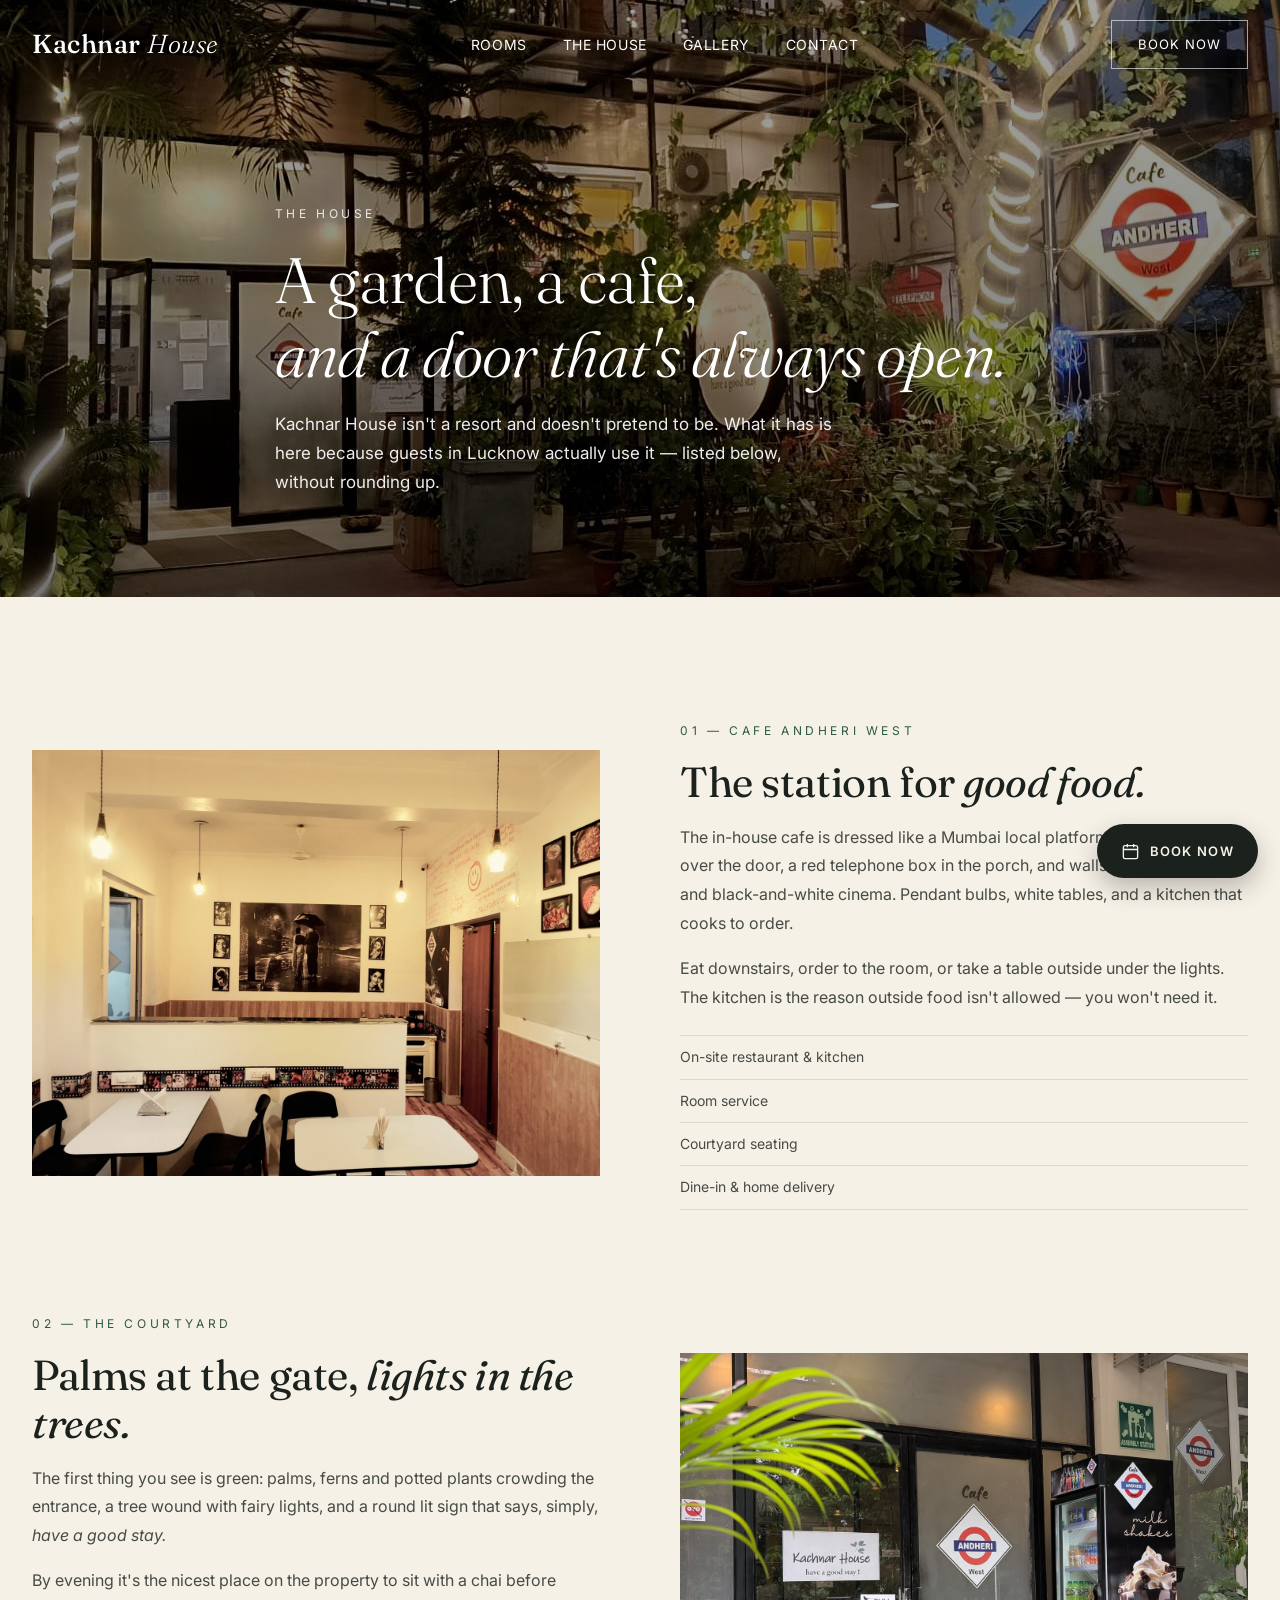
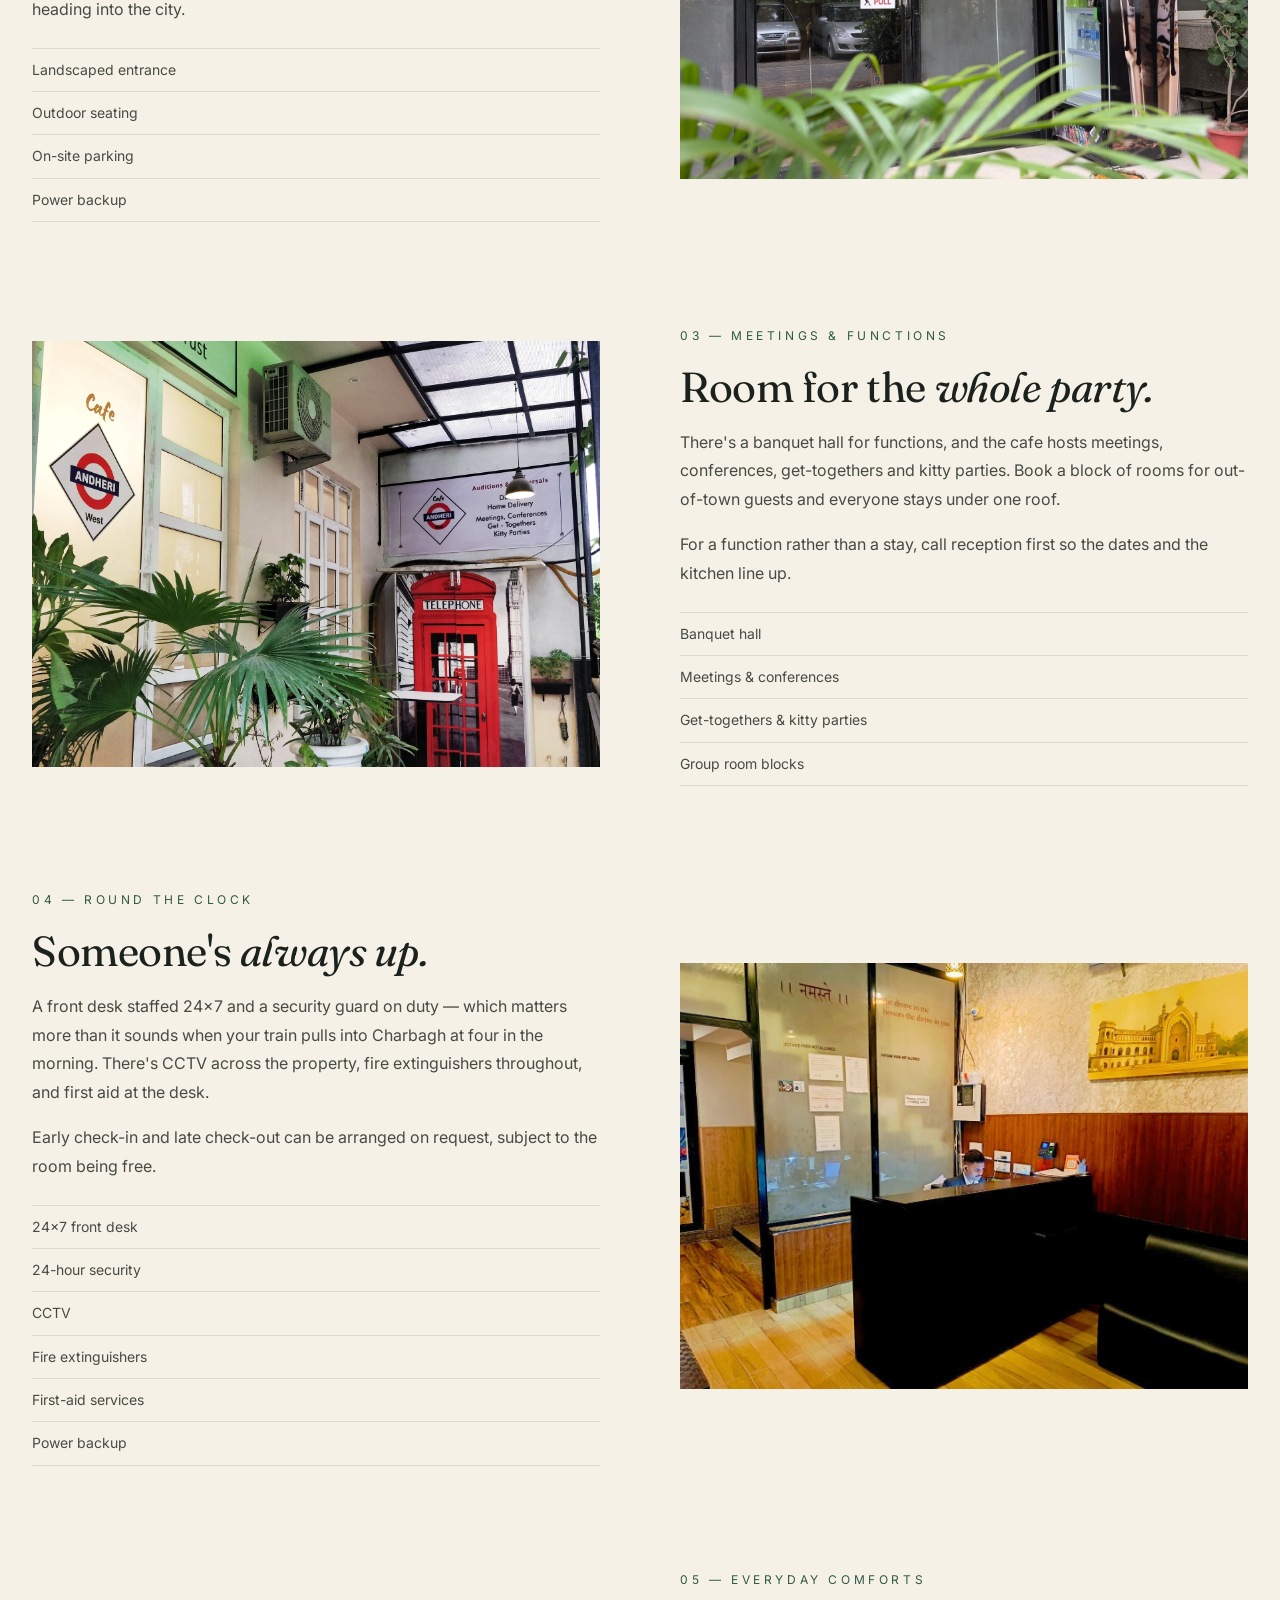
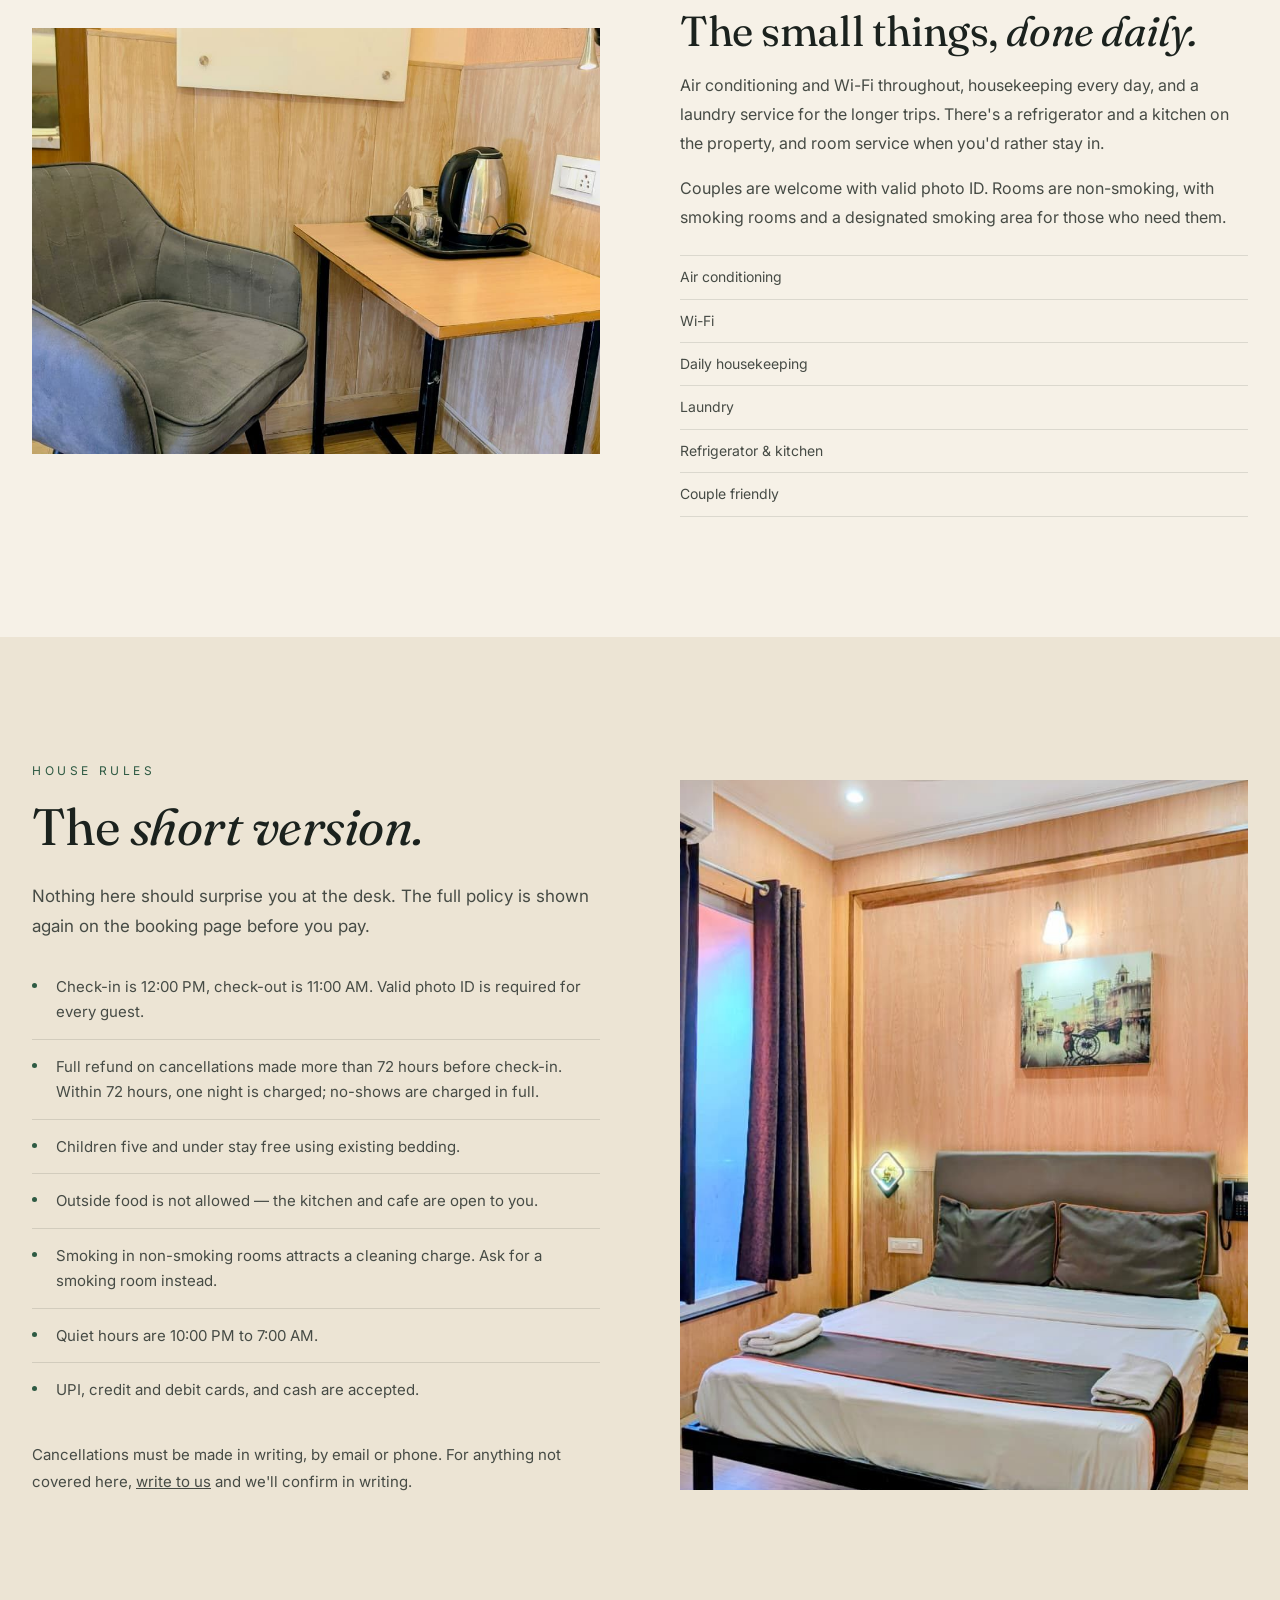
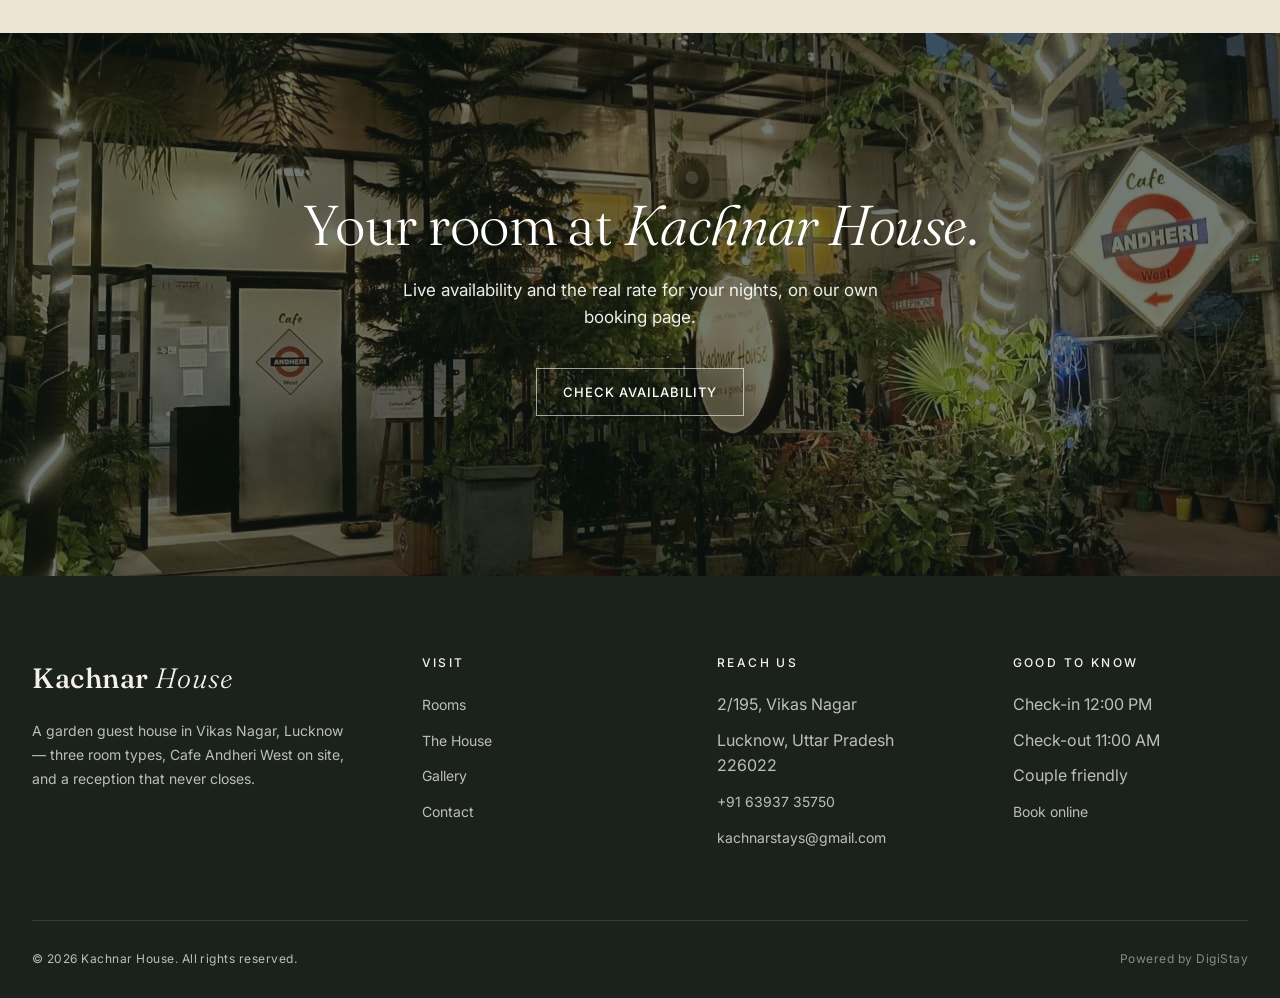
<file: facilities.html>
<!DOCTYPE html>
<html lang="en">
<head>
<meta charset="UTF-8" />
<meta name="viewport" content="width=device-width, initial-scale=1.0" />
<title>The House — Cafe, Courtyard & Facilities | Kachnar House Lucknow</title>
<meta name="description" content="Cafe Andheri West, a green courtyard, banquet hall, 24x7 front desk, Wi-Fi, parking and power backup at Kachnar House, Vikas Nagar, Lucknow." />

<meta property="og:title" content="Kachnar House — A Garden Stay in Lucknow" />
<meta property="og:description" content="A leafy guest house in Vikas Nagar, Lucknow. Three room types, an in-house cafe, reception round the clock. Book direct." />
<meta property="og:type" content="website" />
<meta property="og:image" content="images/hero-garden-night.jpg" />
<meta name="theme-color" content="#1E3A2F" />

<link rel="preconnect" href="https://fonts.googleapis.com">
<link rel="preconnect" href="https://fonts.gstatic.com" crossorigin>
<link href="https://fonts.googleapis.com/css2?family=Fraunces:ital,opsz,wght@0,9..144,300;0,9..144,400;0,9..144,500;1,9..144,300;1,9..144,400&family=Inter:wght@300;400;500;600&display=swap" rel="stylesheet">
<link rel="stylesheet" href="styles.css">
</head>
<body>

<!-- ═══════════════════ NAV ═══════════════════ -->
<nav class="nav" id="nav">
  <div class="container nav-inner">
    <a href="index.html" class="logo">Kachnar <em>House</em></a>
    <ul class="nav-links">
      <li><a href="rooms.html">Rooms</a></li>
      <li><a href="facilities.html">The House</a></li>
      <li><a href="gallery.html">Gallery</a></li>
      <li><a href="contact.html">Contact</a></li>
    </ul>
    <a href="index.html#book" class="nav-cta" data-book>Book Now</a>
    <button class="menu-toggle" aria-label="Menu">☰</button>
  </div>
</nav>

<!-- ═══════════════════ PAGE HERO ═══════════════════ -->
<section class="page-hero">
  <div class="page-hero-bg" style="background-image: url('images/entrance-evening.jpg');"></div>
  <div class="container">
    <span class="eyebrow">The House</span>
    <h1>A garden, a cafe,<br/> <em>and a door that's always open.</em></h1>
    <p>Kachnar House isn't a resort and doesn't pretend to be. What it has is here because guests in Lucknow actually use it — listed below, without rounding up.</p>
  </div>
</section>

<!-- ═══════════════════ FACILITIES DETAIL ═══════════════════ -->
<section style="padding: 120px 0;">
  <div class="container">

    <article class="facility-row" id="cafe">
      <div class="facility-row-image"><img src="images/cafe-dining-room.jpg" alt="Cafe Andheri West — white tables under pendant lamps, walls of framed food photographs and film stills" /></div>
      <div class="facility-row-body">
        <span class="eyebrow">01 — Cafe Andheri West</span>
        <h2>The station for <em>good food.</em></h2>
        <p>The in-house cafe is dressed like a Mumbai local platform: a station board over the door, a red telephone box in the porch, and walls of framed dishes and black-and-white cinema. Pendant bulbs, white tables, and a kitchen that cooks to order.</p>
        <p>Eat downstairs, order to the room, or take a table outside under the lights. The kitchen is the reason outside food isn't allowed — you won't need it.</p>
        <ul>
          <li>On-site restaurant &amp; kitchen</li>
          <li>Room service</li>
          <li>Courtyard seating</li>
          <li>Dine-in &amp; home delivery</li>
        </ul>
      </div>
    </article>

    <article class="facility-row reverse">
      <div class="facility-row-image"><img src="images/entrance-day.jpg" alt="The Kachnar House entrance by day — palms and planters around the cafe door" /></div>
      <div class="facility-row-body">
        <span class="eyebrow">02 — The Courtyard</span>
        <h2>Palms at the gate, <em>lights in the trees.</em></h2>
        <p>The first thing you see is green: palms, ferns and potted plants crowding the entrance, a tree wound with fairy lights, and a round lit sign that says, simply, <em>have a good stay.</em></p>
        <p>By evening it's the nicest place on the property to sit with a chai before heading into the city.</p>
        <ul>
          <li>Landscaped entrance</li>
          <li>Outdoor seating</li>
          <li>On-site parking</li>
          <li>Power backup</li>
        </ul>
      </div>
    </article>

    <article class="facility-row">
      <div class="facility-row-image"><img src="images/cafe-telephone-booth.jpg" alt="The covered porch at Cafe Andheri West with a red telephone box and a board listing meetings and get-togethers" /></div>
      <div class="facility-row-body">
        <span class="eyebrow">03 — Meetings &amp; Functions</span>
        <h2>Room for the <em>whole party.</em></h2>
        <p>There's a banquet hall for functions, and the cafe hosts meetings, conferences, get-togethers and kitty parties. Book a block of rooms for out-of-town guests and everyone stays under one roof.</p>
        <p>For a function rather than a stay, call reception first so the dates and the kitchen line up.</p>
        <ul>
          <li>Banquet hall</li>
          <li>Meetings &amp; conferences</li>
          <li>Get-togethers &amp; kitty parties</li>
          <li>Group room blocks</li>
        </ul>
      </div>
    </article>

    <article class="facility-row reverse">
      <div class="facility-row-image"><img src="images/reception.jpg" alt="The reception desk at Kachnar House, with wood panelling and a framed print of Lucknow" /></div>
      <div class="facility-row-body">
        <span class="eyebrow">04 — Round the Clock</span>
        <h2>Someone's <em>always up.</em></h2>
        <p>A front desk staffed 24×7 and a security guard on duty — which matters more than it sounds when your train pulls into Charbagh at four in the morning. There's CCTV across the property, fire extinguishers throughout, and first aid at the desk.</p>
        <p>Early check-in and late check-out can be arranged on request, subject to the room being free.</p>
        <ul>
          <li>24×7 front desk</li>
          <li>24-hour security</li>
          <li>CCTV</li>
          <li>Fire extinguishers</li>
          <li>First-aid services</li>
          <li>Power backup</li>
        </ul>
      </div>
    </article>

    <article class="facility-row">
      <div class="facility-row-image"><img src="images/room-detail-armchair.jpg" alt="A velvet armchair beside a desk with an electric kettle in a Kachnar House room" /></div>
      <div class="facility-row-body">
        <span class="eyebrow">05 — Everyday Comforts</span>
        <h2>The small things, <em>done daily.</em></h2>
        <p>Air conditioning and Wi-Fi throughout, housekeeping every day, and a laundry service for the longer trips. There's a refrigerator and a kitchen on the property, and room service when you'd rather stay in.</p>
        <p>Couples are welcome with valid photo ID. Rooms are non-smoking, with smoking rooms and a designated smoking area for those who need them.</p>
        <ul>
          <li>Air conditioning</li>
          <li>Wi-Fi</li>
          <li>Daily housekeeping</li>
          <li>Laundry</li>
          <li>Refrigerator &amp; kitchen</li>
          <li>Couple friendly</li>
        </ul>
      </div>
    </article>

  </div>
</section>

<!-- ═══════════════════ HOUSE RULES ═══════════════════ -->
<section class="welcome" style="background: var(--bg-alt);">
  <div class="container">
    <div class="welcome-grid">
      <div class="welcome-text">
        <span class="eyebrow">House Rules</span>
        <h2 class="section-title">The <em>short version.</em></h2>
        <p>Nothing here should surprise you at the desk. The full policy is shown again on the booking page before you pay.</p>
        <ul class="policy-list">
          <li>Check-in is 12:00 PM, check-out is 11:00 AM. Valid photo ID is required for every guest.</li>
          <li>Full refund on cancellations made more than 72 hours before check-in. Within 72 hours, one night is charged; no-shows are charged in full.</li>
          <li>Children five and under stay free using existing bedding.</li>
          <li>Outside food is not allowed — the kitchen and cafe are open to you.</li>
          <li>Smoking in non-smoking rooms attracts a cleaning charge. Ask for a smoking room instead.</li>
          <li>Quiet hours are 10:00 PM to 7:00 AM.</li>
          <li>UPI, credit and debit cards, and cash are accepted.</li>
        </ul>
        <p style="margin-top: 24px; font-size: 15px;">Cancellations must be made in writing, by email or phone. For anything not covered here, <a href="contact.html" style="text-decoration: underline;">write to us</a> and we'll confirm in writing.</p>
      </div>
      <div class="welcome-image">
        <img src="images/guest-room-portrait-1.jpg" alt="A Kachnar House room made up and ready, with a framed print above the bed" />
      </div>
    </div>
  </div>
</section>

<!-- ═══════════════════ CTA BANNER ═══════════════════ -->
<section class="cta-banner">
  <div class="container">
    <h2>Your room at <em>Kachnar House</em>.</h2>
    <p>Live availability and the real rate for your nights, on our own booking page.</p>
    <a href="index.html#book" class="btn btn-ghost" data-book>Check Availability</a>
  </div>
</section>

<!-- ═══════════════════ FOOTER ═══════════════════ -->
<footer>
  <div class="container">
    <div class="footer-grid">
      <div class="footer-brand">
        <a href="index.html" class="logo">Kachnar <em>House</em></a>
        <p>A garden guest house in Vikas Nagar, Lucknow — three room types, Cafe Andheri West on site, and a reception that never closes.</p>
      </div>
      <div class="footer-col">
        <h4>Visit</h4>
        <ul>
          <li><a href="rooms.html">Rooms</a></li>
          <li><a href="facilities.html">The House</a></li>
          <li><a href="gallery.html">Gallery</a></li>
          <li><a href="contact.html">Contact</a></li>
        </ul>
      </div>
      <div class="footer-col">
        <h4>Reach Us</h4>
        <ul>
          <li>2/195, Vikas Nagar</li>
          <li>Lucknow, Uttar Pradesh 226022</li>
          <li><a href="tel:+916393735750">+91 63937 35750</a></li>
          <li><a href="mailto:kachnarstays@gmail.com">kachnarstays@gmail.com</a></li>
        </ul>
      </div>
      <div class="footer-col">
        <h4>Good to Know</h4>
        <ul>
          <li>Check-in 12:00 PM</li>
          <li>Check-out 11:00 AM</li>
          <li>Couple friendly</li>
          <li><a href="https://digibooking.in/H548" target="_blank" rel="noopener">Book online</a></li>
        </ul>
      </div>
    </div>
    <div class="footer-bottom">
      <div>© <span data-year>2026</span> Kachnar House. All rights reserved.</div>
      <div class="powered">Powered by DigiStay</div>
    </div>
  </div>
</footer>

<script src="script.js" defer></script>
</body>
</html>
</file>
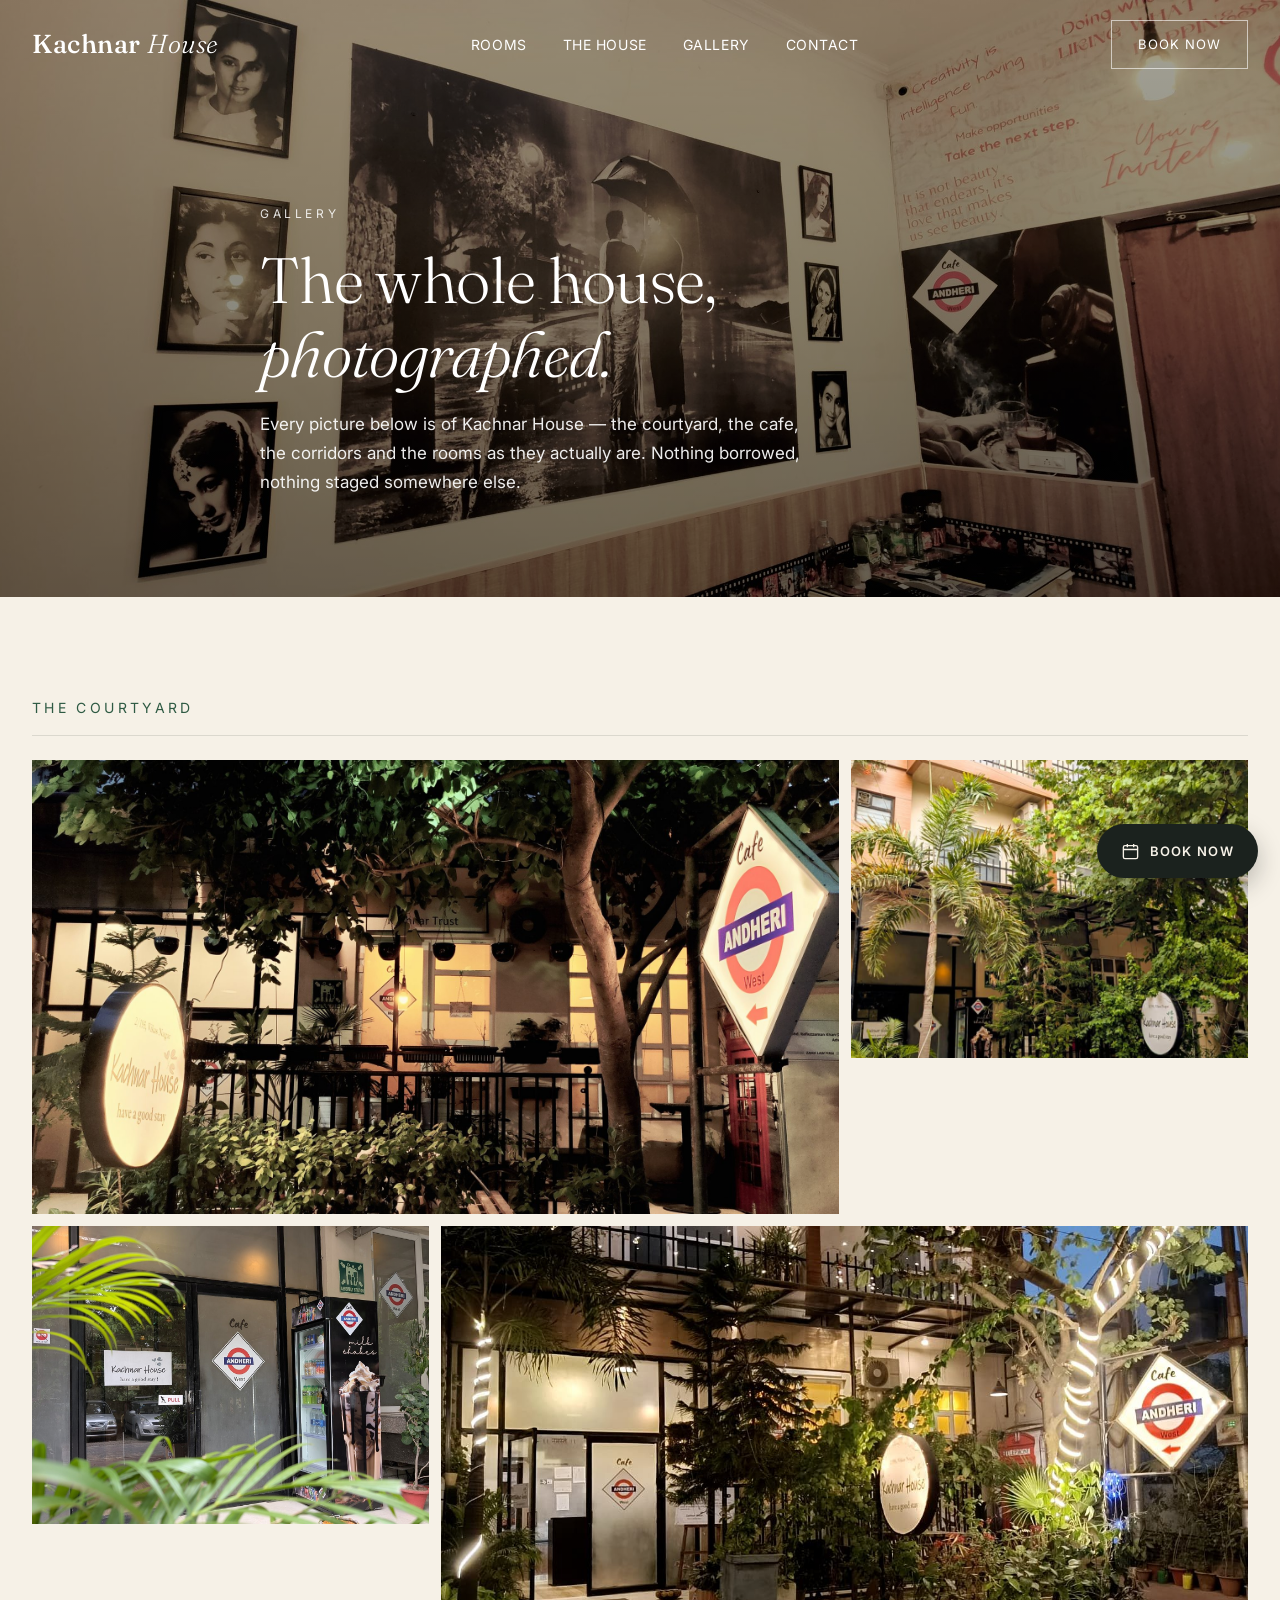
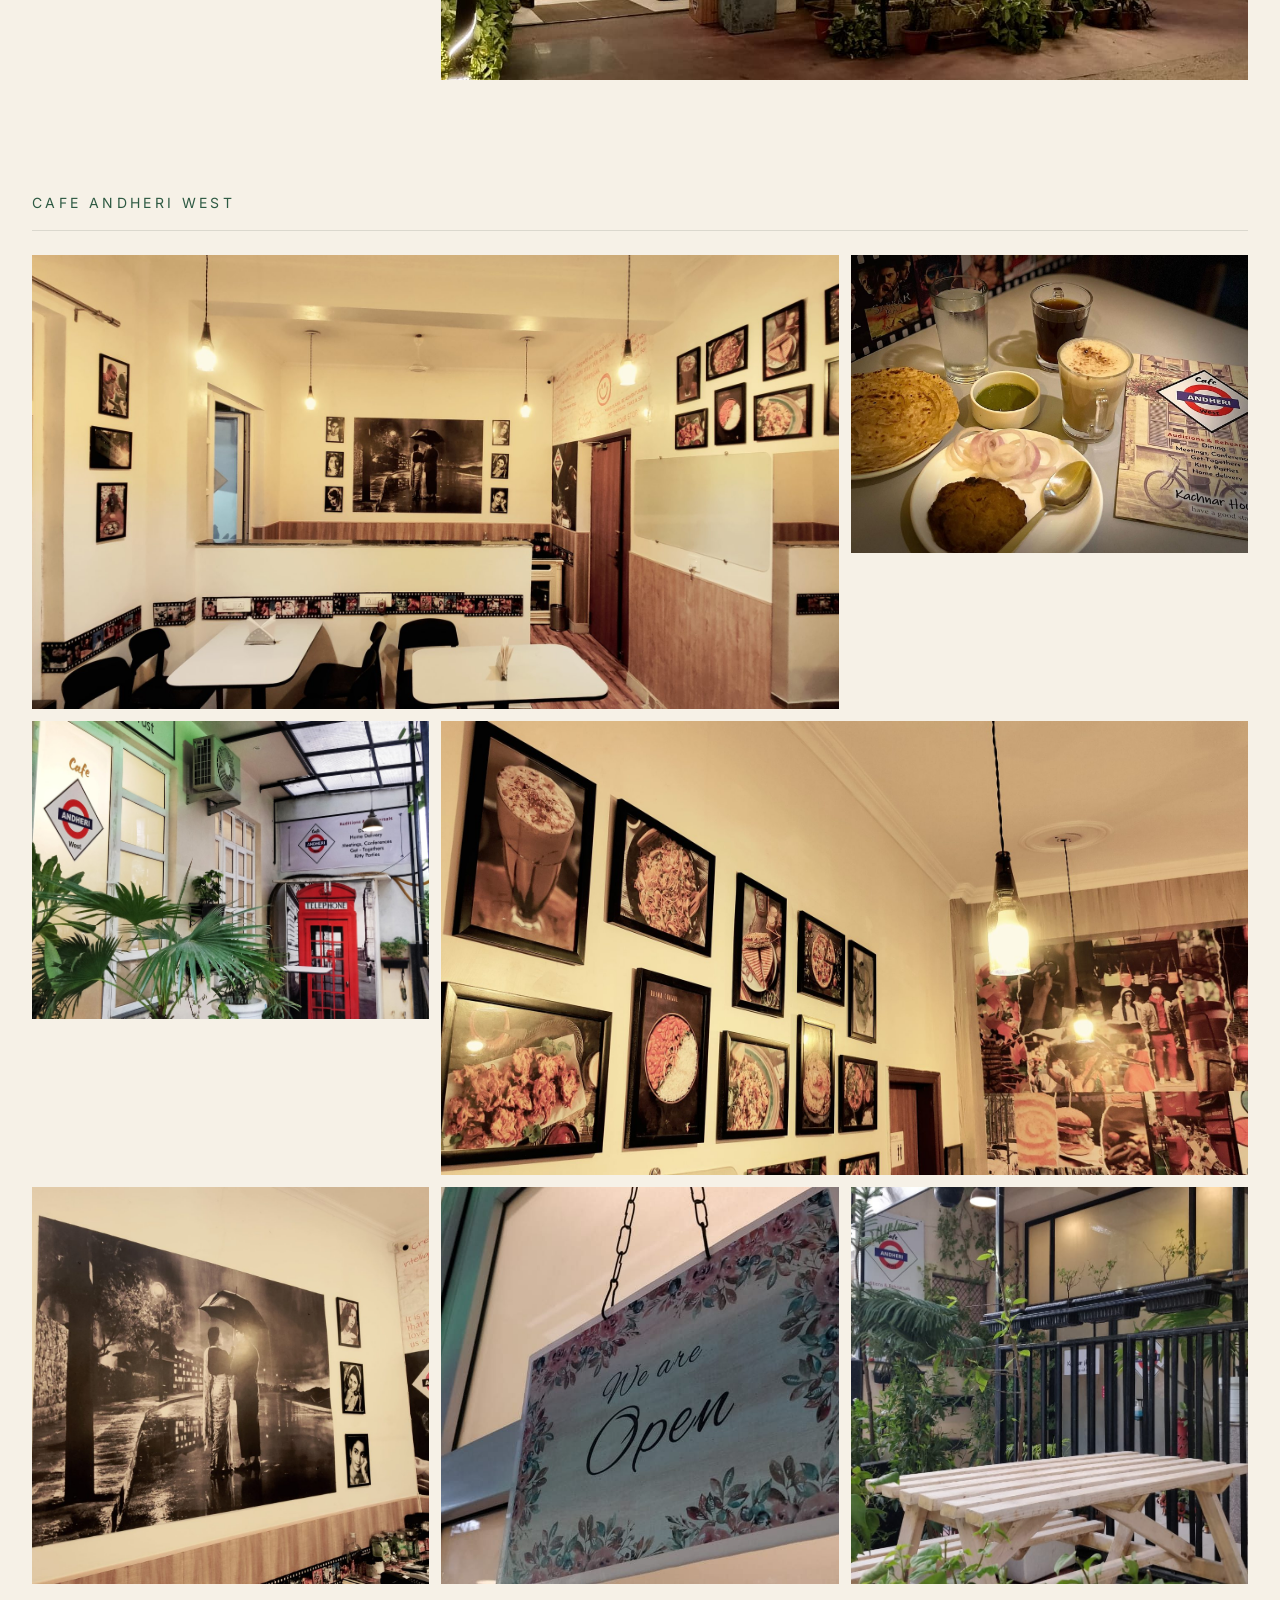
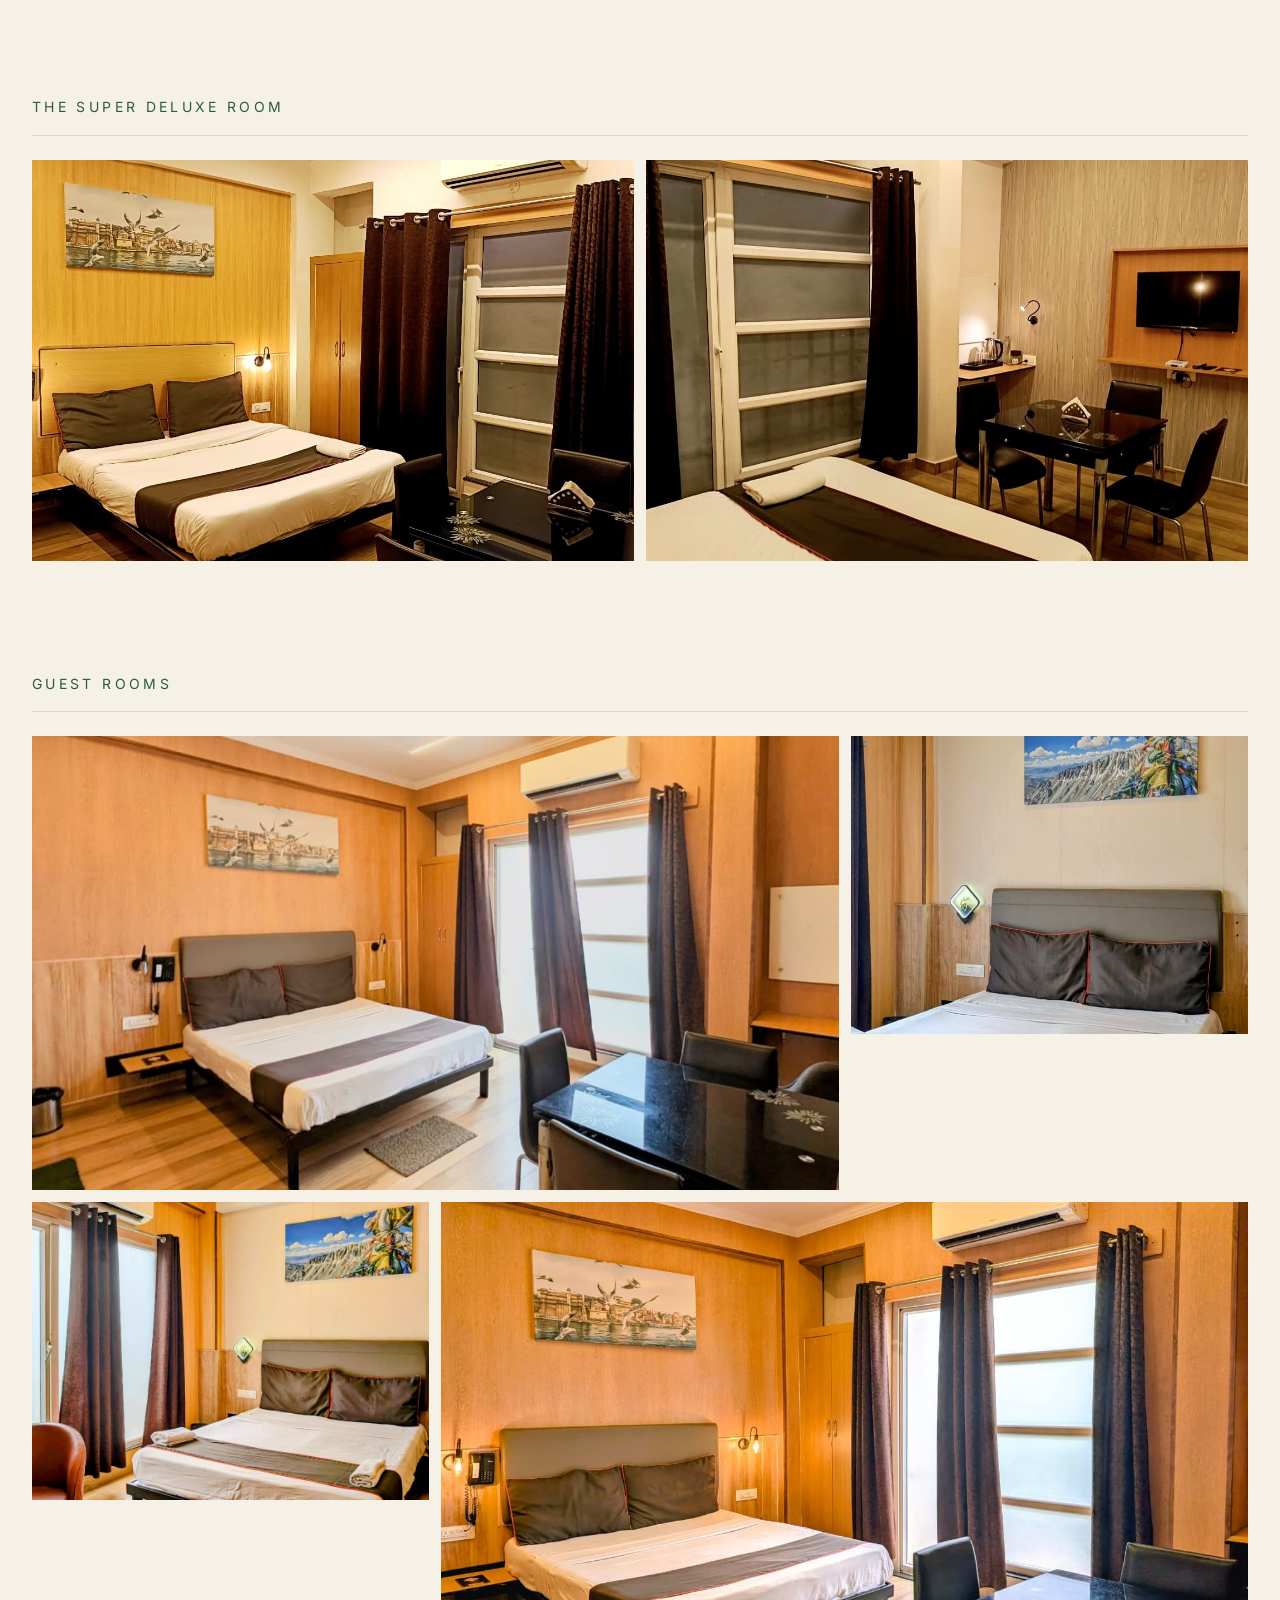
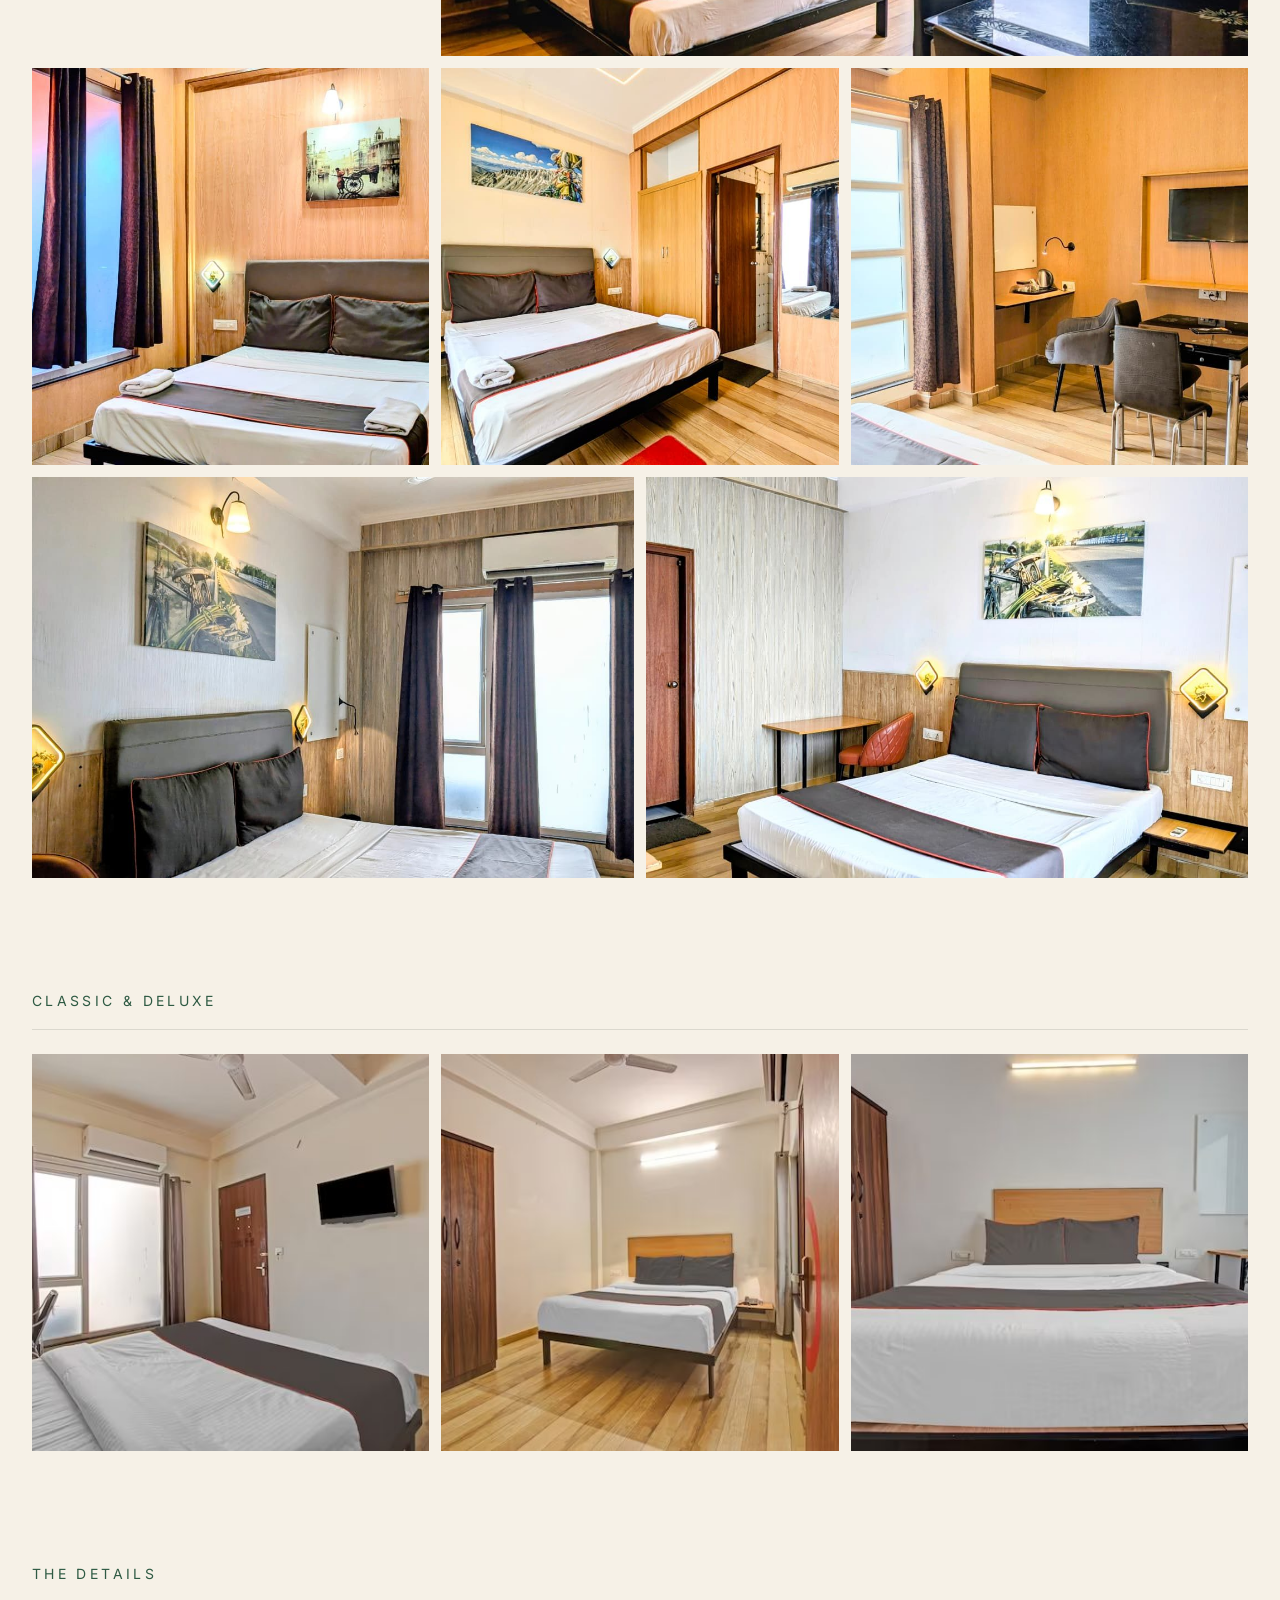
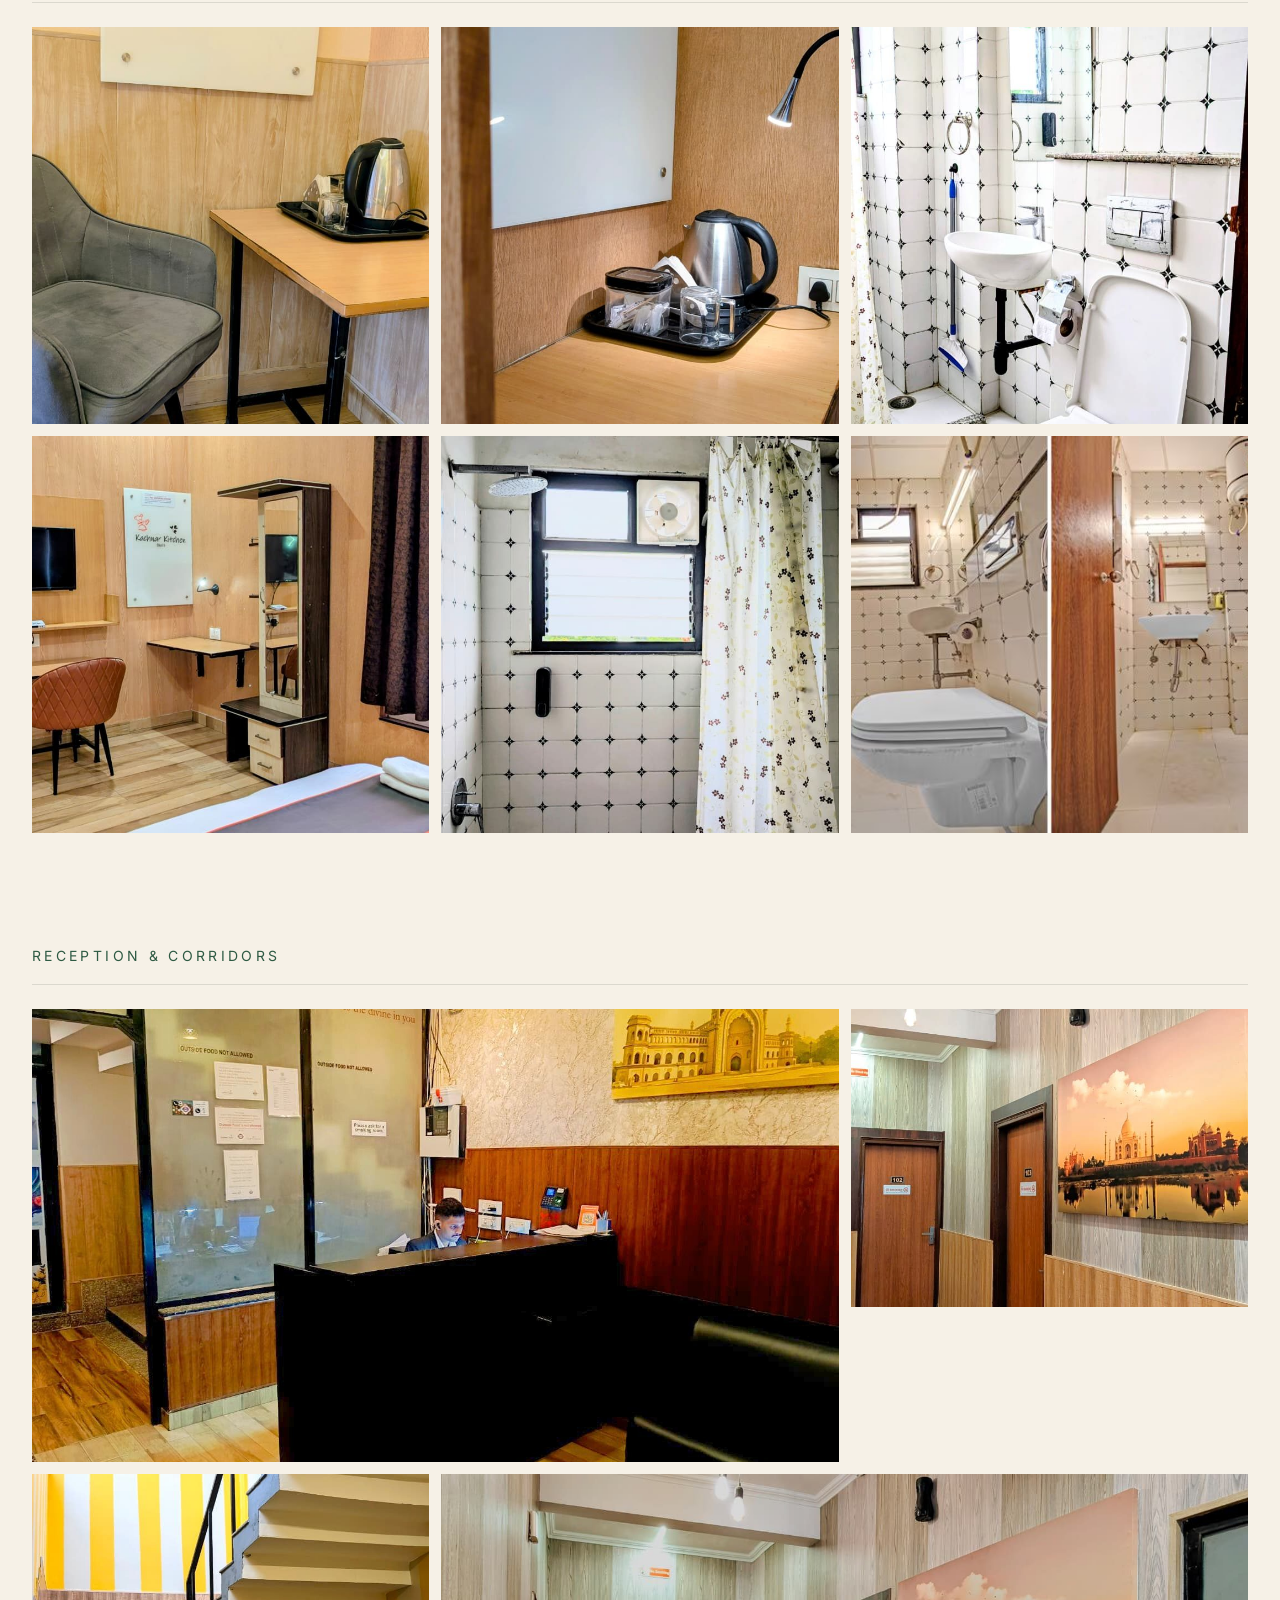
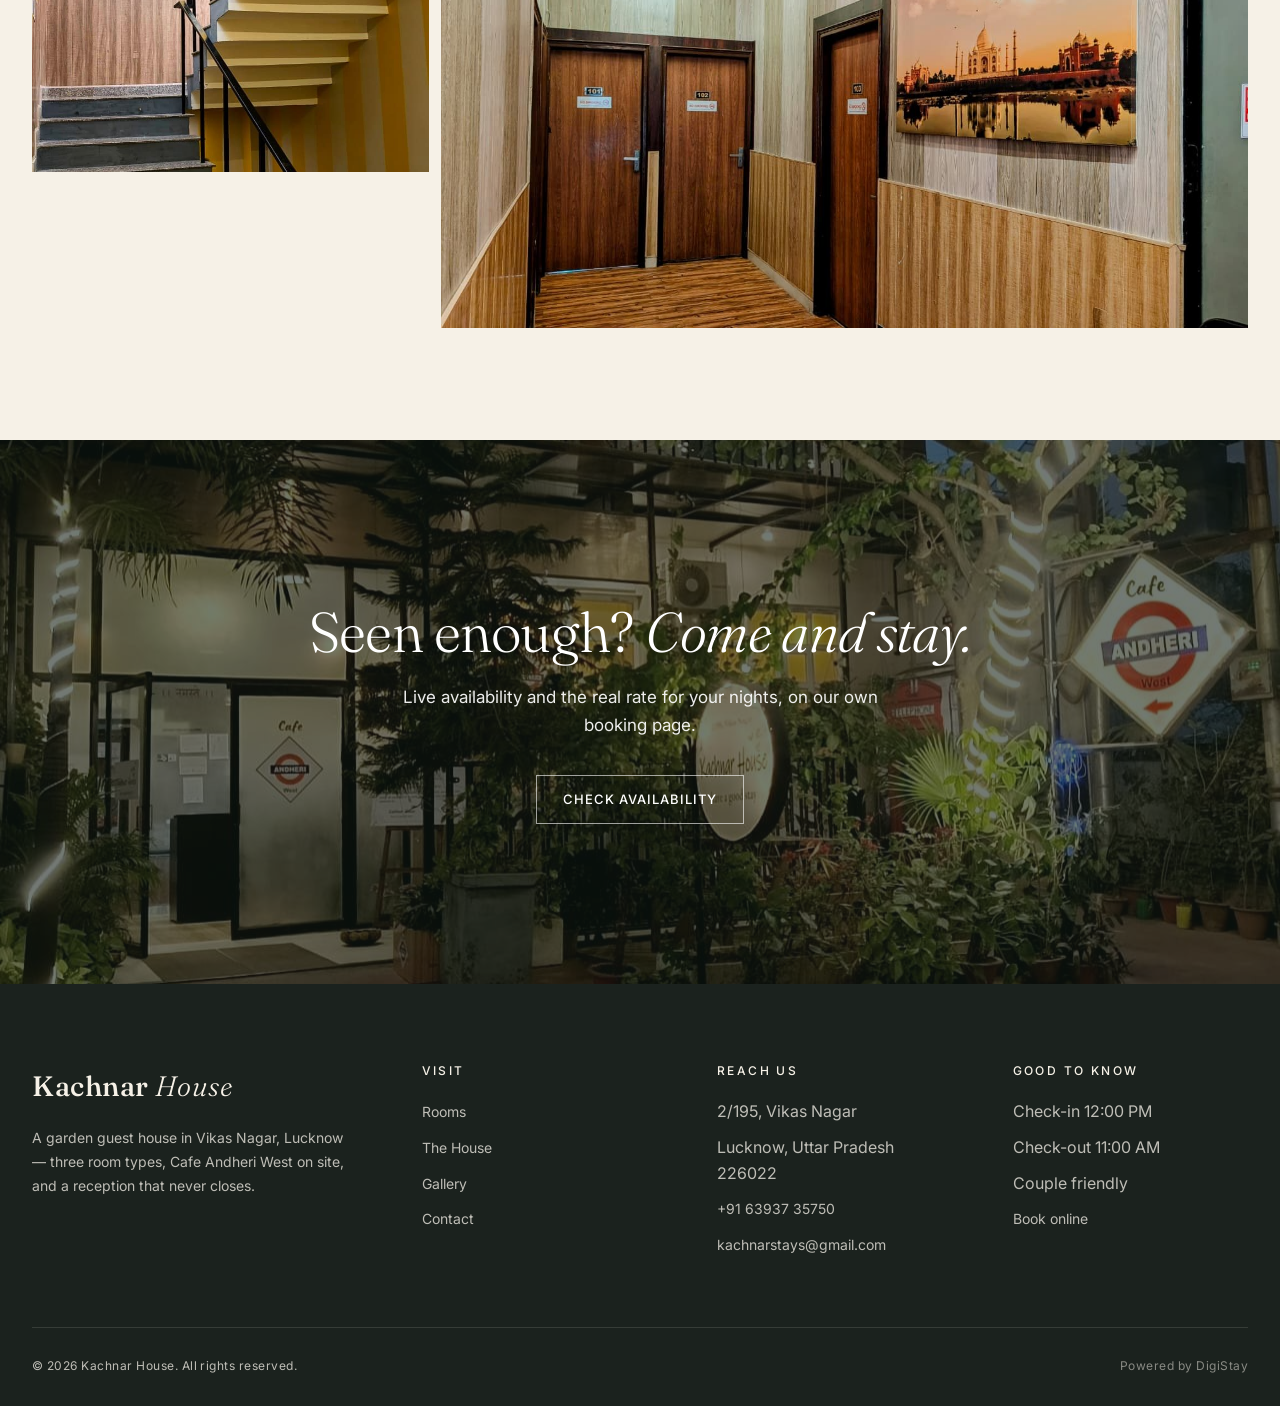
<file: gallery.html>
<!DOCTYPE html>
<html lang="en">
<head>
<meta charset="UTF-8" />
<meta name="viewport" content="width=device-width, initial-scale=1.0" />
<title>Gallery — Kachnar House, Lucknow</title>
<meta name="description" content="Photographs of Kachnar House, Lucknow — the courtyard, Cafe Andheri West, and every room type as they actually are." />

<meta property="og:title" content="Kachnar House — A Garden Stay in Lucknow" />
<meta property="og:description" content="A leafy guest house in Vikas Nagar, Lucknow. Three room types, an in-house cafe, reception round the clock. Book direct." />
<meta property="og:type" content="website" />
<meta property="og:image" content="images/hero-garden-night.jpg" />
<meta name="theme-color" content="#1E3A2F" />

<link rel="preconnect" href="https://fonts.googleapis.com">
<link rel="preconnect" href="https://fonts.gstatic.com" crossorigin>
<link href="https://fonts.googleapis.com/css2?family=Fraunces:ital,opsz,wght@0,9..144,300;0,9..144,400;0,9..144,500;1,9..144,300;1,9..144,400&family=Inter:wght@300;400;500;600&display=swap" rel="stylesheet">
<link rel="stylesheet" href="styles.css">
</head>
<body>

<!-- ═══════════════════ NAV ═══════════════════ -->
<nav class="nav" id="nav">
  <div class="container nav-inner">
    <a href="index.html" class="logo">Kachnar <em>House</em></a>
    <ul class="nav-links">
      <li><a href="rooms.html">Rooms</a></li>
      <li><a href="facilities.html">The House</a></li>
      <li><a href="gallery.html">Gallery</a></li>
      <li><a href="contact.html">Contact</a></li>
    </ul>
    <a href="index.html#book" class="nav-cta" data-book>Book Now</a>
    <button class="menu-toggle" aria-label="Menu">☰</button>
  </div>
</nav>

<!-- ═══════════════════ PAGE HERO ═══════════════════ -->
<section class="page-hero">
  <div class="page-hero-bg" style="background-image: url('images/cafe-cinema-wall.jpg');"></div>
  <div class="container">
    <span class="eyebrow">Gallery</span>
    <h1>The whole house, <em>photographed.</em></h1>
    <p>Every picture below is of Kachnar House — the courtyard, the cafe, the corridors and the rooms as they actually are. Nothing borrowed, nothing staged somewhere else.</p>
  </div>
</section>

<!-- ═══════════════════ GALLERY SECTIONS ═══════════════════ -->

<section class="gallery-section">
  <div class="container">
    <div class="gallery-section-title">The Courtyard</div>
    <div class="gallery-full layout-a">
      <div class="g-item"><img src="images/hero-garden-night.jpg" alt="The Kachnar House courtyard at night — a lit tree, planters and the round house sign" loading="lazy" /></div>
      <div class="g-item"><img src="images/facade-garden.jpg" alt="The building rising above a garden of palms" loading="lazy" /></div>
      <div class="g-item"><img src="images/entrance-day.jpg" alt="The entrance by day, framed by palm fronds" loading="lazy" /></div>
      <div class="g-item"><img src="images/entrance-evening.jpg" alt="The courtyard at dusk, fairy lights wound round the tree" loading="lazy" /></div>
    </div>
  </div>
</section>

<section class="gallery-section">
  <div class="container">
    <div class="gallery-section-title">Cafe Andheri West</div>
    <div class="gallery-full layout-a">
      <div class="g-item"><img src="images/cafe-dining-room.jpg" alt="The cafe dining room under pendant bulbs" loading="lazy" /></div>
      <div class="g-item"><img src="images/cafe-chai-paratha.jpg" alt="Chai, paratha and chutneys served at the cafe" loading="lazy" /></div>
      <div class="g-item"><img src="images/cafe-telephone-booth.jpg" alt="The red telephone box in the cafe porch" loading="lazy" /></div>
      <div class="g-item"><img src="images/cafe-food-wall.jpg" alt="A wall of framed food photographs in the cafe" loading="lazy" /></div>
    </div>
    <div class="gallery-full layout-b">
      <div class="g-item"><img src="images/cafe-cinema-wall.jpg" alt="Black-and-white film stills on the cafe wall" loading="lazy" /></div>
      <div class="g-item"><img src="images/cafe-open-sign.jpg" alt="A hand-painted 'We are Open' sign at the cafe" loading="lazy" /></div>
      <div class="g-item"><img src="images/garden-seating.jpg" alt="A wooden table under hanging lamps in the garden" loading="lazy" /></div>
    </div>
  </div>
</section>

<section class="gallery-section">
  <div class="container">
    <div class="gallery-section-title">The Super Deluxe Room</div>
    <div class="gallery-full layout-c">
      <div class="g-item"><img src="images/super-deluxe-room-2.jpg" alt="Super Deluxe room — wood panelling, padded headboard and tall windows" loading="lazy" /></div>
      <div class="g-item"><img src="images/super-deluxe-room.jpg" alt="Super Deluxe room — TV unit, dining table and a writing desk" loading="lazy" /></div>
    </div>
  </div>
</section>

<section class="gallery-section">
  <div class="container">
    <div class="gallery-section-title">Guest Rooms</div>
    <div class="gallery-full layout-a">
      <div class="g-item"><img src="images/guest-room-4.jpg" alt="A wood-panelled room with a dining table by the window" loading="lazy" /></div>
      <div class="g-item"><img src="images/guest-room-portrait-2.jpg" alt="A double bed beneath a colourful landscape print" loading="lazy" /></div>
      <div class="g-item"><img src="images/guest-room-3.jpg" alt="A room with a leather tub chair and a mountain print above the bed" loading="lazy" /></div>
      <div class="g-item"><img src="images/guest-room-2.jpg" alt="A room with a glass dining table and floor-length curtains" loading="lazy" /></div>
    </div>
    <div class="gallery-full layout-b">
      <div class="g-item"><img src="images/guest-room-1.jpg" alt="A double bed between two diamond-shaped wall lamps" loading="lazy" /></div>
      <div class="g-item"><img src="images/guest-room-5.jpg" alt="A room with a panoramic print and a view through to the bathroom" loading="lazy" /></div>
      <div class="g-item"><img src="images/guest-room-8.jpg" alt="A room with a TV unit, desk and dining set" loading="lazy" /></div>
    </div>
    <div class="gallery-full layout-c">
      <div class="g-item"><img src="images/guest-room-6.jpg" alt="A double bed with wall lamps and a framed print" loading="lazy" /></div>
      <div class="g-item"><img src="images/guest-room-7.jpg" alt="A room with a writing desk and armchair beside the bed" loading="lazy" /></div>
    </div>
  </div>
</section>

<section class="gallery-section">
  <div class="container">
    <div class="gallery-section-title">Classic &amp; Deluxe</div>
    <div class="gallery-full layout-b">
      <div class="g-item"><img src="images/deluxe-room.jpg" alt="Deluxe room — double bed, wall-mounted TV and a tall window" loading="lazy" /></div>
      <div class="g-item"><img src="images/classic-room.jpg" alt="Classic room — double bed, wardrobe and desk" loading="lazy" /></div>
      <div class="g-item"><img src="images/deluxe-room-2.jpg" alt="Deluxe room — double bed and a wardrobe" loading="lazy" /></div>
    </div>
  </div>
</section>

<section class="gallery-section">
  <div class="container">
    <div class="gallery-section-title">The Details</div>
    <div class="gallery-full layout-b">
      <div class="g-item"><img src="images/room-detail-armchair.jpg" alt="A velvet armchair beside a desk with a kettle" loading="lazy" /></div>
      <div class="g-item"><img src="images/room-detail-kettle.jpg" alt="An electric kettle and tea tray under a reading lamp" loading="lazy" /></div>
      <div class="g-item"><img src="images/bathroom-3.jpg" alt="A bathroom with a patterned tile wall and a wall-hung basin" loading="lazy" /></div>
    </div>
    <div class="gallery-full layout-b">
      <div class="g-item"><img src="images/room-detail-desk.jpg" alt="A work desk, dresser and TV in a guest room" loading="lazy" /></div>
      <div class="g-item"><img src="images/bathroom-1.jpg" alt="A bathroom with a rain shower and patterned tiles" loading="lazy" /></div>
      <div class="g-item"><img src="images/classic-bathroom.jpg" alt="An attached bathroom with a geyser and wall-hung WC" loading="lazy" /></div>
    </div>
  </div>
</section>

<section class="gallery-section">
  <div class="container">
    <div class="gallery-section-title">Reception &amp; Corridors</div>
    <div class="gallery-full layout-a">
      <div class="g-item"><img src="images/reception.jpg" alt="The reception desk" loading="lazy" /></div>
      <div class="g-item"><img src="images/corridor-portrait.jpg" alt="A corridor with wood panelling and a Taj Mahal print" loading="lazy" /></div>
      <div class="g-item"><img src="images/staircase.jpg" alt="The staircase, painted in yellow stripes" loading="lazy" /></div>
      <div class="g-item"><img src="images/corridor-art.jpg" alt="A wood-panelled corridor hung with a sunset print" loading="lazy" /></div>
    </div>
  </div>
</section>

<!-- ═══════════════════ CTA BANNER ═══════════════════ -->
<section class="cta-banner">
  <div class="container">
    <h2>Seen enough? <em>Come and stay.</em></h2>
    <p>Live availability and the real rate for your nights, on our own booking page.</p>
    <a href="index.html#book" class="btn btn-ghost" data-book>Check Availability</a>
  </div>
</section>

<!-- ═══════════════════ FOOTER ═══════════════════ -->
<footer>
  <div class="container">
    <div class="footer-grid">
      <div class="footer-brand">
        <a href="index.html" class="logo">Kachnar <em>House</em></a>
        <p>A garden guest house in Vikas Nagar, Lucknow — three room types, Cafe Andheri West on site, and a reception that never closes.</p>
      </div>
      <div class="footer-col">
        <h4>Visit</h4>
        <ul>
          <li><a href="rooms.html">Rooms</a></li>
          <li><a href="facilities.html">The House</a></li>
          <li><a href="gallery.html">Gallery</a></li>
          <li><a href="contact.html">Contact</a></li>
        </ul>
      </div>
      <div class="footer-col">
        <h4>Reach Us</h4>
        <ul>
          <li>2/195, Vikas Nagar</li>
          <li>Lucknow, Uttar Pradesh 226022</li>
          <li><a href="tel:+916393735750">+91 63937 35750</a></li>
          <li><a href="mailto:kachnarstays@gmail.com">kachnarstays@gmail.com</a></li>
        </ul>
      </div>
      <div class="footer-col">
        <h4>Good to Know</h4>
        <ul>
          <li>Check-in 12:00 PM</li>
          <li>Check-out 11:00 AM</li>
          <li>Couple friendly</li>
          <li><a href="https://digibooking.in/H548" target="_blank" rel="noopener">Book online</a></li>
        </ul>
      </div>
    </div>
    <div class="footer-bottom">
      <div>© <span data-year>2026</span> Kachnar House. All rights reserved.</div>
      <div class="powered">Powered by DigiStay</div>
    </div>
  </div>
</footer>

<script src="script.js" defer></script>
</body>
</html>
</file>
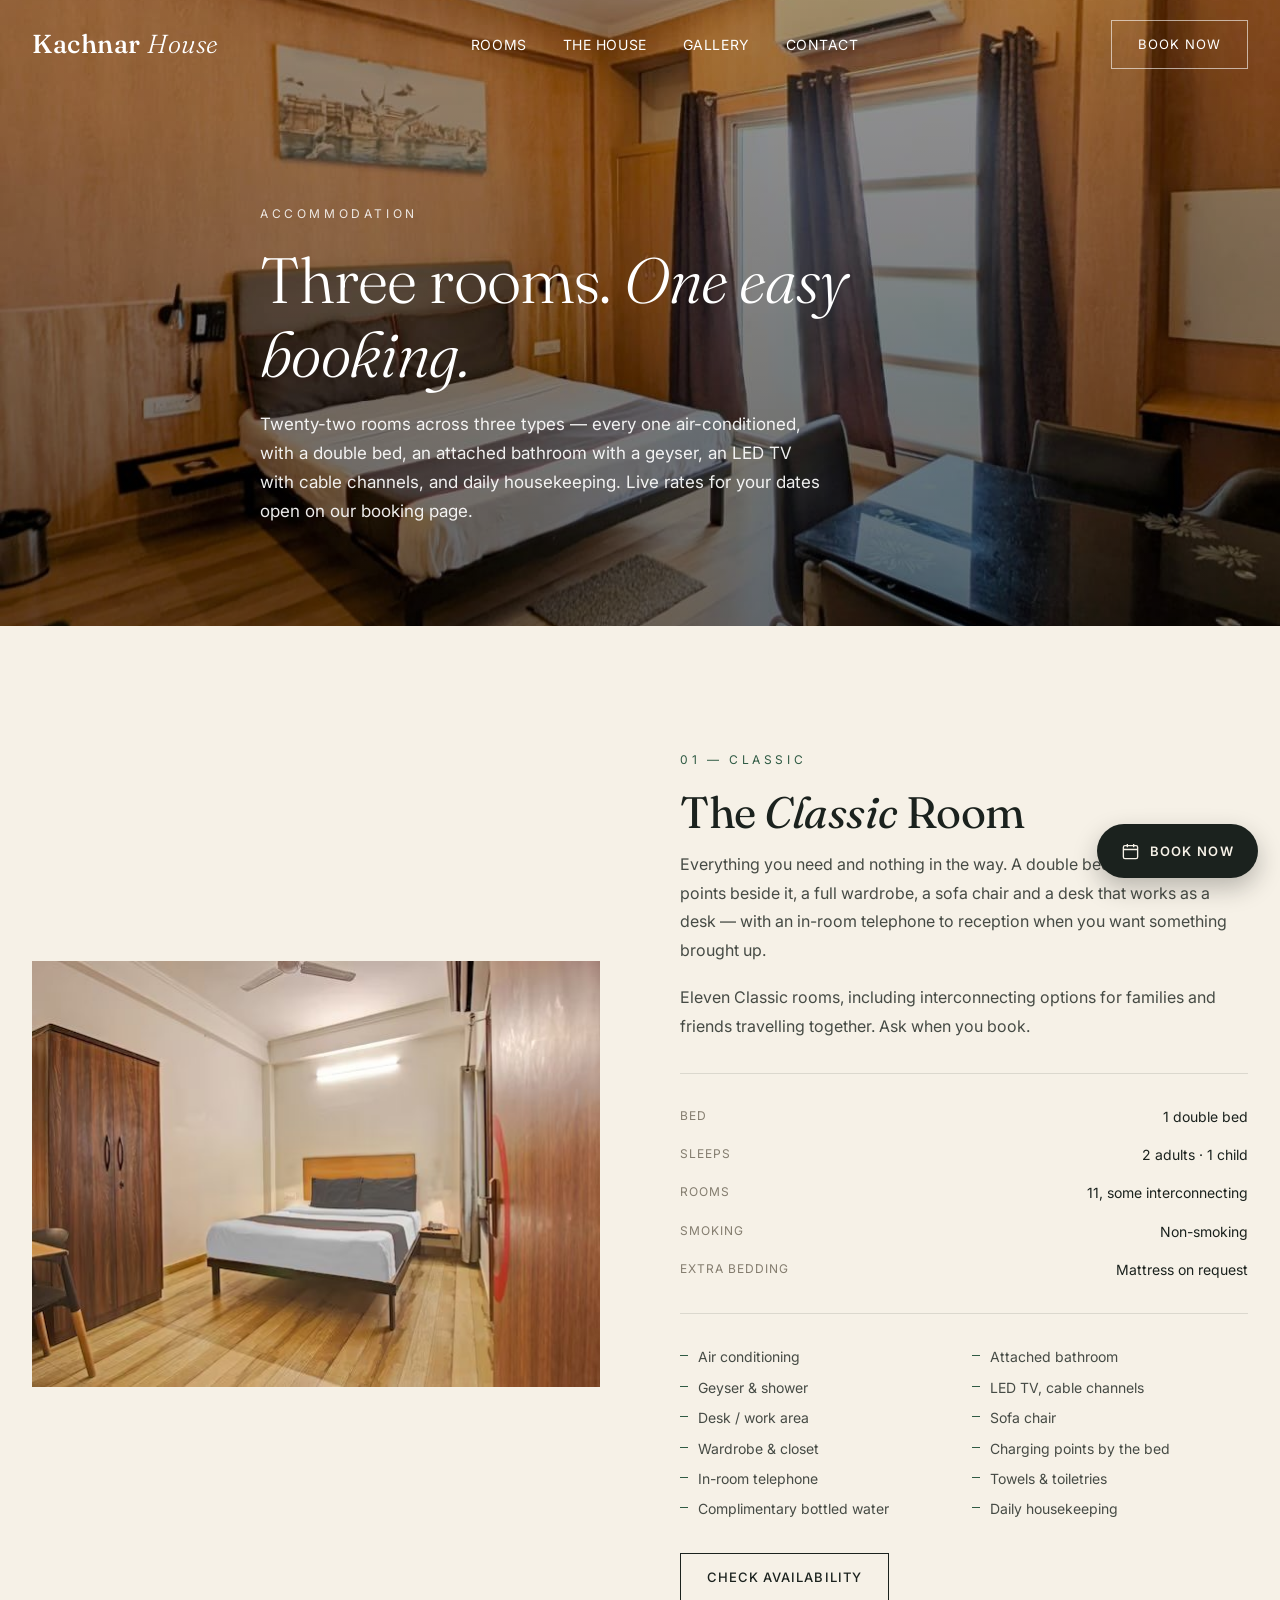
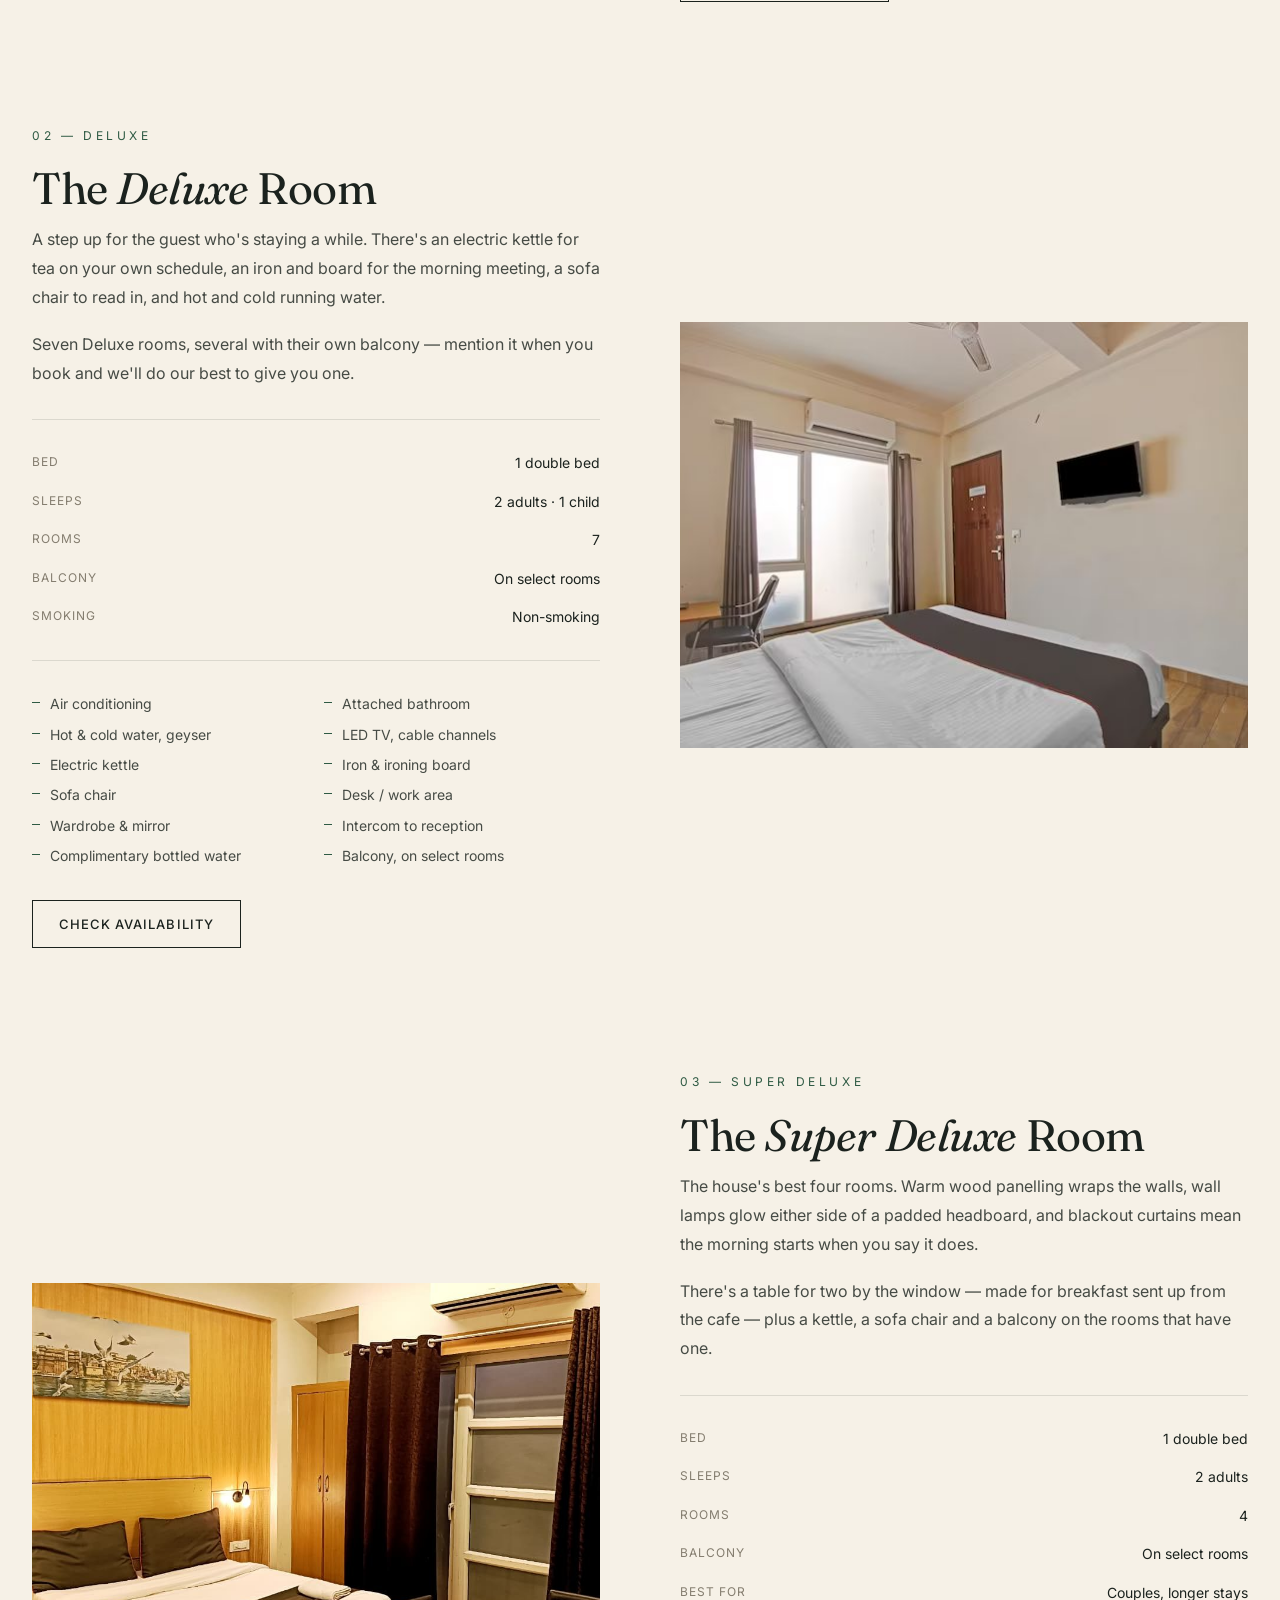
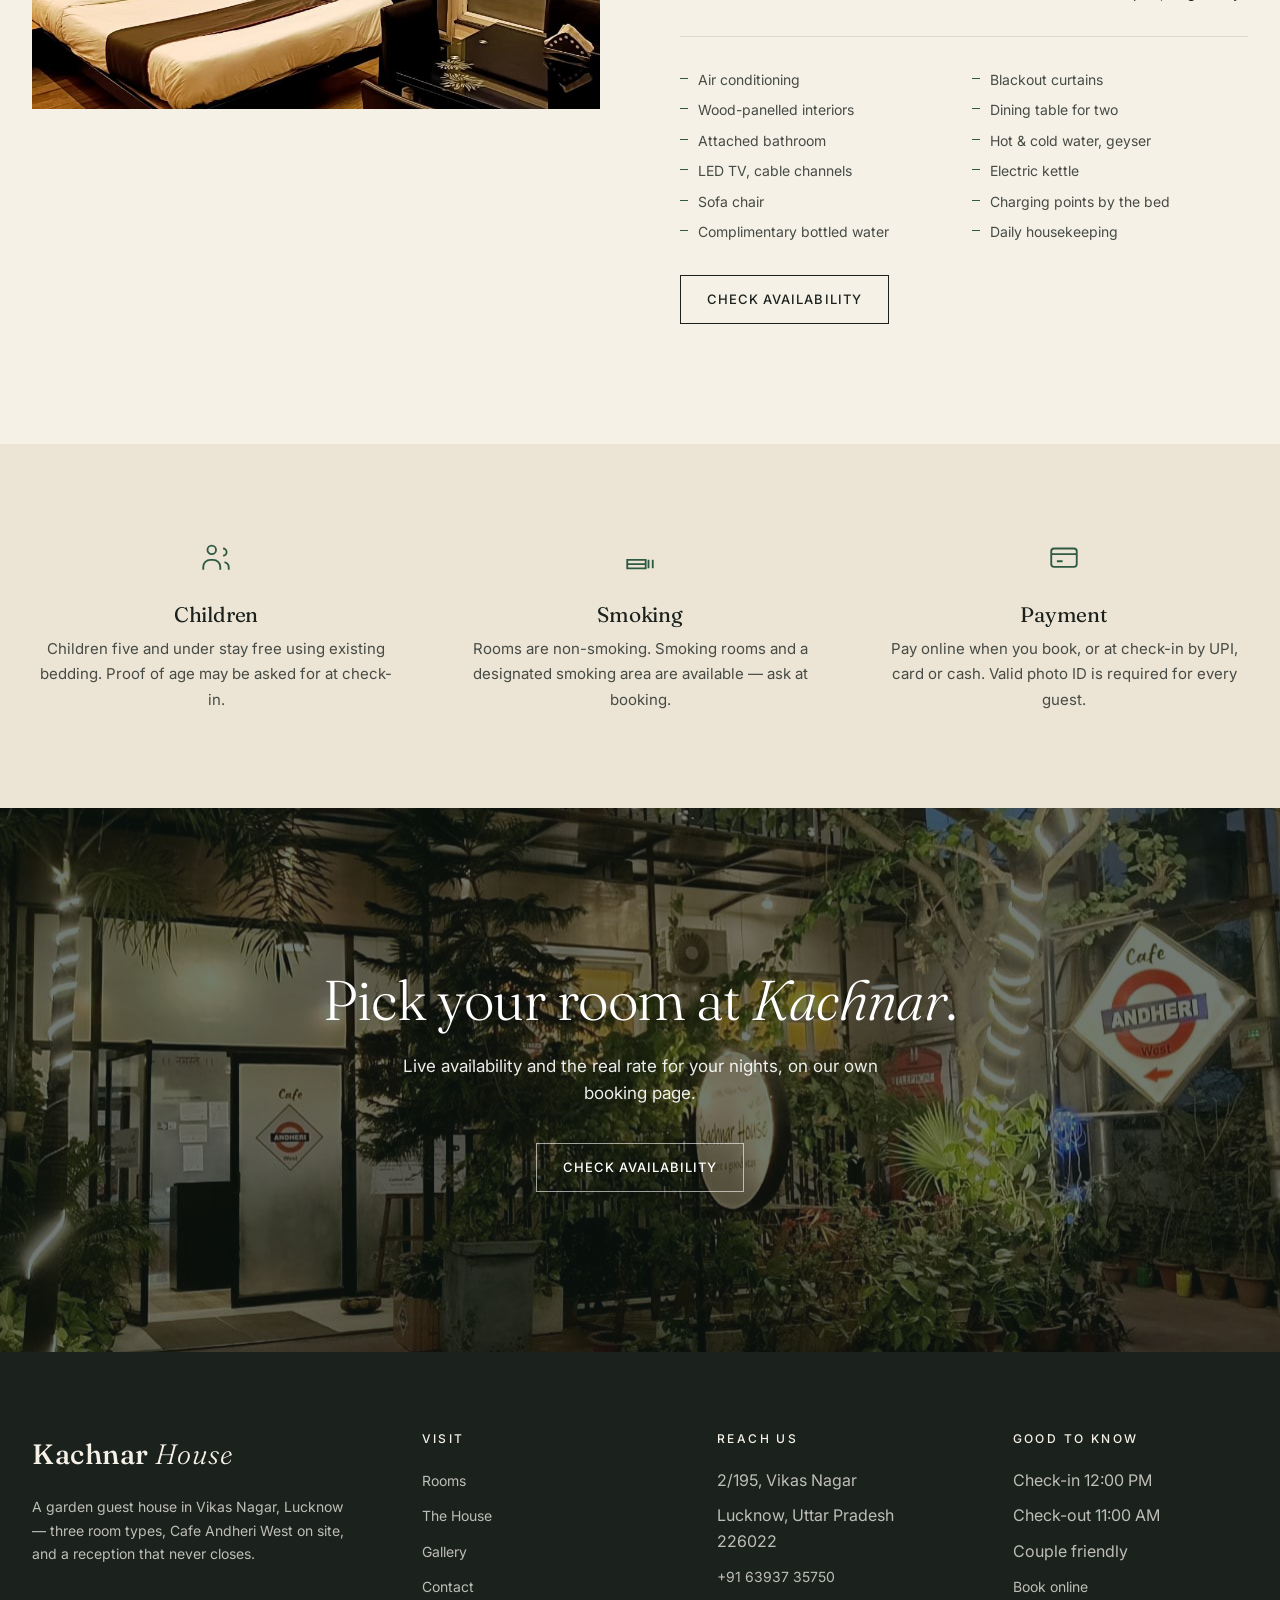
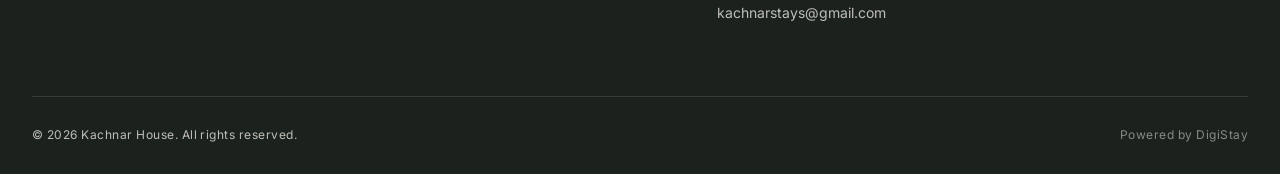
<file: rooms.html>
<!DOCTYPE html>
<html lang="en">
<head>
<meta charset="UTF-8" />
<meta name="viewport" content="width=device-width, initial-scale=1.0" />
<title>Rooms — Kachnar House, Vikas Nagar, Lucknow</title>
<meta name="description" content="Classic, Deluxe and Super Deluxe rooms at Kachnar House, Lucknow — air-conditioned, with attached bathrooms, LED TV and daily housekeeping. Live rates on our booking page." />

<meta property="og:title" content="Kachnar House — A Garden Stay in Lucknow" />
<meta property="og:description" content="A leafy guest house in Vikas Nagar, Lucknow. Three room types, an in-house cafe, reception round the clock. Book direct." />
<meta property="og:type" content="website" />
<meta property="og:image" content="images/hero-garden-night.jpg" />
<meta name="theme-color" content="#1E3A2F" />

<link rel="preconnect" href="https://fonts.googleapis.com">
<link rel="preconnect" href="https://fonts.gstatic.com" crossorigin>
<link href="https://fonts.googleapis.com/css2?family=Fraunces:ital,opsz,wght@0,9..144,300;0,9..144,400;0,9..144,500;1,9..144,300;1,9..144,400&family=Inter:wght@300;400;500;600&display=swap" rel="stylesheet">
<link rel="stylesheet" href="styles.css">
</head>
<body>

<!-- ═══════════════════ NAV ═══════════════════ -->
<nav class="nav" id="nav">
  <div class="container nav-inner">
    <a href="index.html" class="logo">Kachnar <em>House</em></a>
    <ul class="nav-links">
      <li><a href="rooms.html">Rooms</a></li>
      <li><a href="facilities.html">The House</a></li>
      <li><a href="gallery.html">Gallery</a></li>
      <li><a href="contact.html">Contact</a></li>
    </ul>
    <a href="index.html#book" class="nav-cta" data-book>Book Now</a>
    <button class="menu-toggle" aria-label="Menu">☰</button>
  </div>
</nav>

<!-- ═══════════════════ PAGE HERO ═══════════════════ -->
<section class="page-hero">
  <div class="page-hero-bg" style="background-image: url('images/guest-room-4.jpg');"></div>
  <div class="container">
    <span class="eyebrow">Accommodation</span>
    <h1>Three rooms. <em>One easy booking.</em></h1>
    <p>Twenty-two rooms across three types — every one air-conditioned, with a double bed, an attached bathroom with a geyser, an LED TV with cable channels, and daily housekeeping. Live rates for your dates open on our booking page.</p>
  </div>
</section>

<!-- ═══════════════════ ROOMS DETAIL ═══════════════════ -->
<section style="padding: 120px 0;">
  <div class="container">

    <!-- Classic -->
    <article class="room-row" id="classic">
      <div class="room-row-image">
        <img src="images/classic-room.jpg" alt="Classic room at Kachnar House — double bed, tall wooden wardrobe and a desk with a chair" />
      </div>
      <div class="room-row-body">
        <span class="eyebrow">01 — Classic</span>
        <h2>The <em>Classic</em> Room</h2>
        <p>Everything you need and nothing in the way. A double bed with charging points beside it, a full wardrobe, a sofa chair and a desk that works as a desk — with an in-room telephone to reception when you want something brought up.</p>
        <p>Eleven Classic rooms, including interconnecting options for families and friends travelling together. Ask when you book.</p>
        <ul class="room-spec-list">
          <li><span class="lbl">Bed</span><span class="val">1 double bed</span></li>
          <li><span class="lbl">Sleeps</span><span class="val">2 adults · 1 child</span></li>
          <li><span class="lbl">Rooms</span><span class="val">11, some interconnecting</span></li>
          <li><span class="lbl">Smoking</span><span class="val">Non-smoking</span></li>
          <li><span class="lbl">Extra bedding</span><span class="val">Mattress on request</span></li>
        </ul>
        <ul class="room-amenities">
          <li>Air conditioning</li>
          <li>Attached bathroom</li>
          <li>Geyser &amp; shower</li>
          <li>LED TV, cable channels</li>
          <li>Desk / work area</li>
          <li>Sofa chair</li>
          <li>Wardrobe &amp; closet</li>
          <li>Charging points by the bed</li>
          <li>In-room telephone</li>
          <li>Towels &amp; toiletries</li>
          <li>Complimentary bottled water</li>
          <li>Daily housekeeping</li>
        </ul>
        <a href="index.html#book" class="btn btn-outline" data-book>Check Availability</a>
      </div>
    </article>

    <!-- Deluxe -->
    <article class="room-row reverse" id="deluxe">
      <div class="room-row-image">
        <img src="images/deluxe-room.jpg" alt="Deluxe room at Kachnar House — double bed, wall-mounted TV and a tall curtained window" />
      </div>
      <div class="room-row-body">
        <span class="eyebrow">02 — Deluxe</span>
        <h2>The <em>Deluxe</em> Room</h2>
        <p>A step up for the guest who's staying a while. There's an electric kettle for tea on your own schedule, an iron and board for the morning meeting, a sofa chair to read in, and hot and cold running water.</p>
        <p>Seven Deluxe rooms, several with their own balcony — mention it when you book and we'll do our best to give you one.</p>
        <ul class="room-spec-list">
          <li><span class="lbl">Bed</span><span class="val">1 double bed</span></li>
          <li><span class="lbl">Sleeps</span><span class="val">2 adults · 1 child</span></li>
          <li><span class="lbl">Rooms</span><span class="val">7</span></li>
          <li><span class="lbl">Balcony</span><span class="val">On select rooms</span></li>
          <li><span class="lbl">Smoking</span><span class="val">Non-smoking</span></li>
        </ul>
        <ul class="room-amenities">
          <li>Air conditioning</li>
          <li>Attached bathroom</li>
          <li>Hot &amp; cold water, geyser</li>
          <li>LED TV, cable channels</li>
          <li>Electric kettle</li>
          <li>Iron &amp; ironing board</li>
          <li>Sofa chair</li>
          <li>Desk / work area</li>
          <li>Wardrobe &amp; mirror</li>
          <li>Intercom to reception</li>
          <li>Complimentary bottled water</li>
          <li>Balcony, on select rooms</li>
        </ul>
        <a href="index.html#book" class="btn btn-outline" data-book>Check Availability</a>
      </div>
    </article>

    <!-- Super Deluxe -->
    <article class="room-row" id="super-deluxe">
      <div class="room-row-image">
        <img src="images/super-deluxe-room-2.jpg" alt="Super Deluxe room at Kachnar House — warm wood-panelled walls, padded headboard and tall curtained windows" />
      </div>
      <div class="room-row-body">
        <span class="eyebrow">03 — Super Deluxe</span>
        <h2>The <em>Super Deluxe</em> Room</h2>
        <p>The house's best four rooms. Warm wood panelling wraps the walls, wall lamps glow either side of a padded headboard, and blackout curtains mean the morning starts when you say it does.</p>
        <p>There's a table for two by the window — made for breakfast sent up from the cafe — plus a kettle, a sofa chair and a balcony on the rooms that have one.</p>
        <ul class="room-spec-list">
          <li><span class="lbl">Bed</span><span class="val">1 double bed</span></li>
          <li><span class="lbl">Sleeps</span><span class="val">2 adults</span></li>
          <li><span class="lbl">Rooms</span><span class="val">4</span></li>
          <li><span class="lbl">Balcony</span><span class="val">On select rooms</span></li>
          <li><span class="lbl">Best for</span><span class="val">Couples, longer stays</span></li>
        </ul>
        <ul class="room-amenities">
          <li>Air conditioning</li>
          <li>Blackout curtains</li>
          <li>Wood-panelled interiors</li>
          <li>Dining table for two</li>
          <li>Attached bathroom</li>
          <li>Hot &amp; cold water, geyser</li>
          <li>LED TV, cable channels</li>
          <li>Electric kettle</li>
          <li>Sofa chair</li>
          <li>Charging points by the bed</li>
          <li>Complimentary bottled water</li>
          <li>Daily housekeeping</li>
        </ul>
        <a href="index.html#book" class="btn btn-outline" data-book>Check Availability</a>
      </div>
    </article>

  </div>
</section>

<!-- ═══════════════════ GOOD TO KNOW ═══════════════════ -->
<section class="assurance">
  <div class="container">
    <div class="assurance-grid">
      <div class="assurance-item">
        <svg class="assurance-icon" viewBox="0 0 24 24" fill="none" stroke="currentColor" stroke-width="1.3">
          <circle cx="9" cy="7" r="3"/><path d="M3 21v-2a5 5 0 015-5h2a5 5 0 015 5v2M17 11a2.5 2.5 0 100-5M21 21v-1.5a4 4 0 00-3-3.9"/>
        </svg>
        <h3>Children</h3>
        <p>Children five and under stay free using existing bedding. Proof of age may be asked for at check-in.</p>
      </div>
      <div class="assurance-item">
        <svg class="assurance-icon" viewBox="0 0 24 24" fill="none" stroke="currentColor" stroke-width="1.3">
          <path d="M3 17h13M18 14v6M21 14v6M3 14h13v6H3z"/>
        </svg>
        <h3>Smoking</h3>
        <p>Rooms are non-smoking. Smoking rooms and a designated smoking area are available — ask at booking.</p>
      </div>
      <div class="assurance-item">
        <svg class="assurance-icon" viewBox="0 0 24 24" fill="none" stroke="currentColor" stroke-width="1.3">
          <rect x="3" y="6" width="18" height="13" rx="2"/><path d="M3 10h18M7 15h4"/>
        </svg>
        <h3>Payment</h3>
        <p>Pay online when you book, or at check-in by UPI, card or cash. Valid photo ID is required for every guest.</p>
      </div>
    </div>
  </div>
</section>

<!-- ═══════════════════ CTA BANNER ═══════════════════ -->
<section class="cta-banner">
  <div class="container">
    <h2>Pick your room at <em>Kachnar</em>.</h2>
    <p>Live availability and the real rate for your nights, on our own booking page.</p>
    <a href="index.html#book" class="btn btn-ghost" data-book>Check Availability</a>
  </div>
</section>

<!-- ═══════════════════ FOOTER ═══════════════════ -->
<footer>
  <div class="container">
    <div class="footer-grid">
      <div class="footer-brand">
        <a href="index.html" class="logo">Kachnar <em>House</em></a>
        <p>A garden guest house in Vikas Nagar, Lucknow — three room types, Cafe Andheri West on site, and a reception that never closes.</p>
      </div>
      <div class="footer-col">
        <h4>Visit</h4>
        <ul>
          <li><a href="rooms.html">Rooms</a></li>
          <li><a href="facilities.html">The House</a></li>
          <li><a href="gallery.html">Gallery</a></li>
          <li><a href="contact.html">Contact</a></li>
        </ul>
      </div>
      <div class="footer-col">
        <h4>Reach Us</h4>
        <ul>
          <li>2/195, Vikas Nagar</li>
          <li>Lucknow, Uttar Pradesh 226022</li>
          <li><a href="tel:+916393735750">+91 63937 35750</a></li>
          <li><a href="mailto:kachnarstays@gmail.com">kachnarstays@gmail.com</a></li>
        </ul>
      </div>
      <div class="footer-col">
        <h4>Good to Know</h4>
        <ul>
          <li>Check-in 12:00 PM</li>
          <li>Check-out 11:00 AM</li>
          <li>Couple friendly</li>
          <li><a href="https://digibooking.in/H548" target="_blank" rel="noopener">Book online</a></li>
        </ul>
      </div>
    </div>
    <div class="footer-bottom">
      <div>© <span data-year>2026</span> Kachnar House. All rights reserved.</div>
      <div class="powered">Powered by DigiStay</div>
    </div>
  </div>
</footer>

<script src="script.js" defer></script>
</body>
</html>
</file>
<file: styles.css>
:root {
  /* Palette drawn from the property itself — the kachnar (orchid-tree) leaf
     in the logo, the palms at the gate, warm wood panelling and brass lamps. */
  --bg: #F6F1E7;
  --bg-alt: #ECE4D4;
  --ink: #1B221E;
  --ink-soft: #464B45;
  --muted: #847D6F;
  --accent: #2E5A43;
  --accent-dark: #1E3A2F;
  --brass: #B08D57;
  --brass-light: #E2C898;
  --line: rgba(27, 34, 30, 0.12);
  --serif: 'Fraunces', Georgia, serif;
  --sans: 'Inter', -apple-system, BlinkMacSystemFont, sans-serif;
}

* { box-sizing: border-box; margin: 0; padding: 0; }
html { scroll-behavior: smooth; }
body {
  font-family: var(--sans);
  background: var(--bg);
  color: var(--ink);
  font-size: 16px;
  line-height: 1.6;
  -webkit-font-smoothing: antialiased;
}
img { max-width: 100%; display: block; }
h1, h2, h3, h4 {
  font-family: var(--serif);
  font-weight: 400;
  letter-spacing: -0.01em;
  line-height: 1.15;
}
a { color: inherit; text-decoration: none; }

.container { max-width: 1280px; margin: 0 auto; padding: 0 32px; }

/* ───────── Nav ───────── */
.nav {
  position: fixed;
  top: 0; left: 0; right: 0;
  z-index: 100;
  padding: 20px 0;
  background: transparent;
  transition: background 0.3s ease, padding 0.3s ease, border-color 0.3s ease;
  border-bottom: 1px solid transparent;
}
.nav.scrolled,
.nav.solid {
  background: rgba(246, 241, 231, 0.95);
  backdrop-filter: blur(10px);
  padding: 14px 0;
  border-bottom-color: var(--line);
}
.nav-inner {
  display: flex;
  align-items: center;
  justify-content: space-between;
}
.logo {
  font-family: var(--serif);
  font-size: 26px;
  font-weight: 500;
  color: #fff;
  letter-spacing: 0.02em;
  transition: color 0.3s ease;
}
.nav.scrolled .logo,
.nav.solid .logo { color: var(--ink); }

.nav-links { display: flex; gap: 36px; list-style: none; }
.nav-links a {
  font-size: 14px;
  font-weight: 400;
  letter-spacing: 0.04em;
  color: #fff;
  text-transform: uppercase;
  transition: color 0.3s ease;
  position: relative;
}
.nav.scrolled .nav-links a,
.nav.solid .nav-links a { color: var(--ink); }
.nav-links a:hover { color: var(--accent); }
.nav-links a.active::after {
  content: '';
  position: absolute;
  bottom: -6px;
  left: 0; right: 0;
  height: 1px;
  background: currentColor;
}

.btn {
  display: inline-block;
  padding: 13px 26px;
  font-family: var(--sans);
  font-size: 13px;
  font-weight: 500;
  letter-spacing: 0.08em;
  text-transform: uppercase;
  cursor: pointer;
  border: 1px solid transparent;
  transition: all 0.25s ease;
}
.btn-primary {
  background: var(--ink);
  color: var(--bg);
  border-color: var(--ink);
}
.btn-primary:hover {
  background: var(--accent-dark);
  border-color: var(--accent-dark);
}
.btn-ghost {
  background: transparent;
  color: #fff;
  border-color: rgba(255,255,255,0.6);
}
.btn-ghost:hover {
  background: #fff;
  color: var(--ink);
}
.btn-outline {
  background: transparent;
  color: var(--ink);
  border-color: var(--ink);
}
.btn-outline:hover {
  background: var(--ink);
  color: var(--bg);
}
.btn-light {
  background: #fff;
  color: var(--ink);
  border-color: #fff;
}
.btn-light:hover {
  background: var(--accent-dark);
  color: var(--bg);
  border-color: var(--accent-dark);
}

.nav-cta {
  background: transparent;
  color: #fff;
  border: 1px solid rgba(255,255,255,0.6);
  padding: 13px 26px;
  font-size: 13px;
  letter-spacing: 0.08em;
  text-transform: uppercase;
  transition: all 0.25s ease;
}
.nav.scrolled .nav-cta,
.nav.solid .nav-cta {
  color: var(--ink);
  border-color: var(--ink);
}
.nav-cta:hover {
  background: var(--ink);
  color: var(--bg);
  border-color: var(--ink);
}

.menu-toggle {
  display: none;
  background: none;
  border: none;
  color: #fff;
  cursor: pointer;
  padding: 6px;
  font-size: 18px;
}
.nav.scrolled .menu-toggle,
.nav.solid .menu-toggle { color: var(--ink); }

/* ───────── Hero (homepage) ───────── */
.hero {
  position: relative;
  height: 100vh;
  min-height: 640px;
  display: flex;
  align-items: center;
  justify-content: center;
  text-align: center;
  color: #fff;
  overflow: hidden;
}
.hero-bg {
  position: absolute; inset: 0;
  background-image: url('images/hero-garden-night.jpg');
  background-size: cover; background-position: 42% center;
  z-index: 1;
}
/* A brand-tinted, cinematic wash — deep leaf-green veil for a premium mood and
   legible white type, with a soft vignette drawing the eye to the centre. */
.hero-bg::after {
  content: '';
  position: absolute; inset: 0;
  background:
    linear-gradient(180deg, rgba(12,22,17,0.55) 0%, rgba(12,20,16,0.38) 45%, rgba(8,14,11,0.78) 100%),
    radial-gradient(135% 105% at 50% 40%, rgba(0,0,0,0) 34%, rgba(8,14,11,0.5) 100%);
}
.hero-content { position: relative; z-index: 2; max-width: 820px; padding: 0 24px; }
.hero-eyebrow {
  font-size: 12px;
  letter-spacing: 0.32em;
  text-transform: uppercase;
  margin-bottom: 24px;
  opacity: 0.9;
}
.hero h1 {
  font-size: clamp(42px, 6vw, 76px);
  font-weight: 300;
  margin-bottom: 24px;
}
.hero h1 em { font-style: italic; font-weight: 400; color: var(--brass-light); }
.hero p {
  font-size: 17px;
  max-width: 540px;
  margin: 0 auto 40px;
  opacity: 0.92;
  line-height: 1.7;
}
.hero-ctas { display: flex; gap: 14px; justify-content: center; flex-wrap: wrap; }
.hero-scroll {
  position: absolute;
  bottom: 32px;
  left: 50%; transform: translateX(-50%);
  z-index: 2;
  color: #fff;
  font-size: 11px;
  letter-spacing: 0.3em;
  text-transform: uppercase;
  opacity: 0.7;
  animation: float 2.4s ease-in-out infinite;
}
@keyframes float {
  0%, 100% { transform: translate(-50%, 0); }
  50% { transform: translate(-50%, 8px); }
}

/* ───────── Page hero (inner pages) ───────── */
.page-hero {
  position: relative;
  min-height: 60vh;
  padding: 200px 0 100px;
  display: flex;
  align-items: center;
  color: #fff;
  overflow: hidden;
}
.page-hero-bg {
  position: absolute; inset: 0;
  background-size: cover; background-position: center;
  z-index: 1;
}
.page-hero-bg::after {
  content: '';
  position: absolute; inset: 0;
  background: linear-gradient(180deg, rgba(0,0,0,0.35) 0%, rgba(0,0,0,0.55) 100%);
}
.page-hero .container { position: relative; z-index: 2; }
.page-hero .eyebrow {
  color: rgba(255,255,255,0.85);
  margin-bottom: 20px;
}
.page-hero h1 {
  font-size: clamp(40px, 5.5vw, 64px);
  font-weight: 300;
  max-width: 760px;
  margin-bottom: 20px;
}
.page-hero h1 em { font-style: italic; }
.page-hero p {
  font-size: 17px;
  max-width: 560px;
  opacity: 0.92;
  line-height: 1.7;
}

/* ───────── Section base ───────── */
section { padding: 120px 0; }
.eyebrow {
  display: inline-block;
  font-size: 12px;
  letter-spacing: 0.3em;
  text-transform: uppercase;
  color: var(--accent);
  margin-bottom: 18px;
}
.section-title {
  font-size: clamp(34px, 4vw, 52px);
  margin-bottom: 24px;
}
.section-title em { font-style: italic; }
.section-intro {
  font-size: 17px;
  color: var(--ink-soft);
  max-width: 620px;
  line-height: 1.75;
}

/* ───────── Welcome (image + text) ───────── */
.welcome { background: var(--bg); }
.welcome-grid {
  display: grid;
  grid-template-columns: 1fr 1fr;
  gap: 80px;
  align-items: center;
}
.welcome-image {
  position: relative;
  aspect-ratio: 4/5;
  overflow: hidden;
}
.welcome-image img { width: 100%; height: 100%; object-fit: cover; }
.welcome-text p {
  color: var(--ink-soft);
  font-size: 17px;
  line-height: 1.8;
  margin-bottom: 18px;
}
.welcome-meta {
  margin-top: 36px;
  padding-top: 28px;
  border-top: 1px solid var(--line);
  display: grid;
  grid-template-columns: repeat(3, 1fr);
  gap: 24px;
}
.welcome-meta-item .num {
  font-family: var(--serif);
  font-size: 36px;
  color: var(--ink);
  display: block;
  margin-bottom: 4px;
}
.welcome-meta-item .label {
  font-size: 12px;
  letter-spacing: 0.18em;
  text-transform: uppercase;
  color: var(--muted);
}

/* ───────── Rooms ───────── */
.rooms { background: var(--bg-alt); }
.rooms-header {
  display: grid;
  grid-template-columns: 1fr 1fr;
  gap: 80px;
  margin-bottom: 64px;
  align-items: end;
}
.rooms-grid {
  display: grid;
  grid-template-columns: repeat(3, 1fr);
  gap: 32px;
}
.room-card {
  background: var(--bg);
  overflow: hidden;
  display: flex;
  flex-direction: column;
  transition: transform 0.3s ease, box-shadow 0.3s ease;
}
.room-card:hover {
  transform: translateY(-4px);
  box-shadow: 0 20px 50px -20px rgba(31,38,32,0.18);
}
.room-img { aspect-ratio: 4/3; overflow: hidden; }
.room-img img {
  width: 100%; height: 100%;
  object-fit: cover;
  transition: transform 0.6s ease;
}
.room-card:hover .room-img img { transform: scale(1.04); }
.room-body { padding: 28px; }
.room-body h3 { font-size: 24px; margin-bottom: 8px; }
.room-rate {
  font-size: 13px;
  color: var(--accent);
  letter-spacing: 0.08em;
  text-transform: uppercase;
  margin-bottom: 14px;
}
.room-desc {
  color: var(--ink-soft);
  font-size: 15px;
  line-height: 1.7;
  margin-bottom: 20px;
}
.room-features {
  list-style: none;
  display: flex;
  flex-wrap: wrap;
  gap: 6px;
  margin-bottom: 24px;
}
.room-features li {
  font-size: 12px;
  padding: 4px 10px;
  background: var(--bg-alt);
  color: var(--ink-soft);
  border-radius: 2px;
  letter-spacing: 0.04em;
}
.room-link {
  font-size: 13px;
  letter-spacing: 0.12em;
  text-transform: uppercase;
  color: var(--ink);
  padding-bottom: 2px;
  border-bottom: 1px solid var(--ink);
  display: inline-block;
  transition: color 0.25s, border-color 0.25s;
}
.room-link:hover { color: var(--accent); border-color: var(--accent); }

/* Room detail rows (rooms.html) */
.room-row {
  display: grid;
  grid-template-columns: 1fr 1fr;
  gap: 80px;
  align-items: center;
  margin-bottom: 120px;
}
.room-row:last-child { margin-bottom: 0; }
.room-row.reverse .room-row-image { order: 2; }
.room-row-image { aspect-ratio: 4/3; overflow: hidden; }
.room-row-image img { width: 100%; height: 100%; object-fit: cover; }
.room-row-body h2 { font-size: clamp(32px, 3.5vw, 44px); margin-bottom: 12px; }
.room-row-body h2 em { font-style: italic; }
.room-row-body .room-rate { font-size: 14px; margin-bottom: 24px; }
.room-row-body p { color: var(--ink-soft); font-size: 16px; line-height: 1.8; margin-bottom: 18px; }
.room-spec-list {
  margin: 32px 0;
  padding: 24px 0;
  border-top: 1px solid var(--line);
  border-bottom: 1px solid var(--line);
  list-style: none;
}
.room-spec-list li {
  display: flex;
  justify-content: space-between;
  padding: 8px 0;
  font-size: 14px;
}
.room-spec-list li .lbl {
  color: var(--muted);
  letter-spacing: 0.08em;
  text-transform: uppercase;
  font-size: 12px;
}
.room-spec-list li .val { color: var(--ink); }
.room-amenities {
  list-style: none;
  display: grid;
  grid-template-columns: 1fr 1fr;
  gap: 8px 16px;
  margin-bottom: 32px;
}
.room-amenities li {
  font-size: 14px;
  color: var(--ink-soft);
  padding-left: 18px;
  position: relative;
}
.room-amenities li::before {
  content: '';
  position: absolute;
  left: 0; top: 9px;
  width: 8px; height: 1px;
  background: var(--accent);
}

/* ───────── Experience / Facilities ───────── */
.experience { background: var(--bg); text-align: center; }
.experience-header { max-width: 620px; margin: 0 auto 72px; }
.experience-header .section-intro { margin: 0 auto; }
.facilities-grid {
  display: grid;
  grid-template-columns: repeat(3, 1fr);
  gap: 48px;
  text-align: left;
}
.facility { padding-top: 28px; border-top: 1px solid var(--line); }
.facility-icon { width: 40px; height: 40px; margin-bottom: 24px; color: var(--accent); }
.facility h3 { font-size: 22px; margin-bottom: 12px; }
.facility p { color: var(--ink-soft); font-size: 15px; line-height: 1.75; }

/* Detailed facility row (facilities.html) */
.facility-row {
  display: grid;
  grid-template-columns: 1fr 1fr;
  gap: 80px;
  align-items: center;
  margin-bottom: 100px;
}
.facility-row:last-child { margin-bottom: 0; }
.facility-row.reverse .facility-row-image { order: 2; }
.facility-row-image { aspect-ratio: 4/3; overflow: hidden; }
.facility-row-image img { width: 100%; height: 100%; object-fit: cover; }
.facility-row-body h2 { font-size: clamp(30px, 3.4vw, 42px); margin-bottom: 16px; }
.facility-row-body h2 em { font-style: italic; }
.facility-row-body p { color: var(--ink-soft); font-size: 16px; line-height: 1.8; margin-bottom: 16px; }
.facility-row-body ul {
  list-style: none;
  margin-top: 24px;
}
.facility-row-body ul li {
  padding: 10px 0;
  border-top: 1px solid var(--line);
  font-size: 14px;
  color: var(--ink-soft);
}
.facility-row-body ul li:last-child { border-bottom: 1px solid var(--line); }

/* ───────── Gallery (homepage) ───────── */
.gallery { background: var(--bg-alt); padding: 120px 0; }
.gallery-header { text-align: center; margin-bottom: 64px; }
.gallery-grid {
  display: grid;
  grid-template-columns: repeat(4, 1fr);
  grid-template-rows: repeat(2, 280px);
  gap: 12px;
}
.gallery-item { overflow: hidden; position: relative; }
.gallery-item img {
  width: 100%; height: 100%; object-fit: cover;
  transition: transform 0.6s ease;
}
.gallery-item:hover img { transform: scale(1.05); }
.gallery-grid > .gallery-item:nth-child(1) { grid-column: span 2; grid-row: span 2; }
.gallery-grid > .gallery-item:nth-child(2) { grid-column: span 2; }
.gallery-grid > .gallery-item:nth-child(3),
.gallery-grid > .gallery-item:nth-child(4) { grid-column: span 1; }

/* Full gallery page (gallery.html) */
.gallery-section { background: var(--bg); padding: 100px 0; }
.gallery-section + .gallery-section { padding-top: 0; }
.gallery-section-title {
  font-size: 14px;
  letter-spacing: 0.24em;
  text-transform: uppercase;
  color: var(--accent);
  margin-bottom: 24px;
  padding-bottom: 16px;
  border-bottom: 1px solid var(--line);
}
.gallery-full {
  display: grid;
  grid-template-columns: repeat(12, 1fr);
  gap: 12px;
  margin-bottom: 12px;
}
.gallery-full .g-item { overflow: hidden; }
.gallery-full .g-item img {
  width: 100%; height: 100%; object-fit: cover;
  transition: transform 0.6s ease;
}
.gallery-full .g-item:hover img { transform: scale(1.04); }
/* Layout A: 8 / 4 split, two rows */
.gallery-full.layout-a .g-item:nth-child(1) { grid-column: span 8; aspect-ratio: 16/9; }
.gallery-full.layout-a .g-item:nth-child(2) { grid-column: span 4; aspect-ratio: 4/3; }
.gallery-full.layout-a .g-item:nth-child(3) { grid-column: span 4; aspect-ratio: 4/3; }
.gallery-full.layout-a .g-item:nth-child(4) { grid-column: span 8; aspect-ratio: 16/9; }
/* Layout B: trio of equal squares */
.gallery-full.layout-b .g-item { grid-column: span 4; aspect-ratio: 1/1; }
/* Layout C: 6/6 wide */
.gallery-full.layout-c .g-item { grid-column: span 6; aspect-ratio: 3/2; }

/* ───────── Location ───────── */
.location { background: var(--bg); }
.location-grid {
  display: grid;
  grid-template-columns: 1fr 1fr;
  gap: 80px;
  align-items: center;
}
.location-text h2 { margin-bottom: 24px; }
.location-text p {
  color: var(--ink-soft);
  font-size: 16px;
  line-height: 1.8;
  margin-bottom: 32px;
}
.location-list { list-style: none; margin-bottom: 36px; }
.location-list li {
  padding: 16px 0;
  border-top: 1px solid var(--line);
  display: flex;
  justify-content: space-between;
  align-items: center;
  font-size: 15px;
}
.location-list li:last-child { border-bottom: 1px solid var(--line); }
.location-list .place { color: var(--ink); }
.location-list .dist { color: var(--muted); font-size: 13px; letter-spacing: 0.06em; }
.location-image { aspect-ratio: 4/5; overflow: hidden; }
.location-image img { width: 100%; height: 100%; object-fit: cover; }

/* ───────── Testimonials ───────── */
.testimonials { background: var(--bg-alt); text-align: center; }
.testimonials-grid {
  display: grid;
  grid-template-columns: repeat(2, 1fr);
  gap: 32px;
  margin-top: 64px;
  text-align: left;
}
.testimonial {
  background: var(--bg);
  padding: 44px;
  border-left: 2px solid var(--accent);
}
.testimonial blockquote {
  font-family: var(--serif);
  font-size: 22px;
  line-height: 1.5;
  color: var(--ink);
  margin-bottom: 24px;
  font-weight: 300;
}
.testimonial cite {
  display: block;
  font-style: normal;
  font-size: 14px;
  font-weight: 500;
  color: var(--ink);
  margin-bottom: 2px;
}
.testimonial .source {
  font-size: 12px;
  letter-spacing: 0.12em;
  text-transform: uppercase;
  color: var(--muted);
}

/* ───────── CTA Banner ───────── */
.cta-banner {
  position: relative;
  padding: 160px 0;
  text-align: center;
  color: #fff;
  overflow: hidden;
}
.cta-banner::before {
  content: '';
  position: absolute; inset: 0;
  background-image: url('images/entrance-evening.jpg');
  background-size: cover; background-position: center;
  z-index: 1;
}
.cta-banner::after {
  content: '';
  position: absolute; inset: 0;
  background: rgba(14, 26, 20, 0.58);
  z-index: 2;
}
.cta-banner .container { position: relative; z-index: 3; }
.cta-banner h2 {
  font-size: clamp(36px, 4.5vw, 56px);
  font-weight: 300;
  margin-bottom: 20px;
}
.cta-banner h2 em { font-style: italic; }
.cta-banner p {
  font-size: 17px;
  max-width: 520px;
  margin: 0 auto 36px;
  opacity: 0.92;
}

/* ───────── Contact ───────── */
.contact { background: var(--bg); padding: 120px 0; }
.contact-grid {
  display: grid;
  grid-template-columns: 1.2fr 1fr;
  gap: 80px;
  align-items: start;
}
.contact-form {
  background: var(--bg-alt);
  padding: 48px;
}
.contact-form h2 {
  font-size: 28px;
  margin-bottom: 8px;
}
.contact-form > p {
  color: var(--ink-soft);
  font-size: 15px;
  margin-bottom: 32px;
  line-height: 1.7;
}
.form-row { display: grid; grid-template-columns: 1fr 1fr; gap: 16px; }
.field { margin-bottom: 18px; }
.field label {
  display: block;
  font-size: 11px;
  letter-spacing: 0.18em;
  text-transform: uppercase;
  color: var(--muted);
  margin-bottom: 6px;
}
.field input,
.field select,
.field textarea {
  width: 100%;
  background: var(--bg);
  border: 1px solid var(--line);
  padding: 12px 14px;
  font-family: var(--sans);
  font-size: 15px;
  color: var(--ink);
  outline: none;
  transition: border-color 0.2s ease;
}
.field input:focus,
.field select:focus,
.field textarea:focus {
  border-color: var(--accent);
}
.field textarea { resize: vertical; min-height: 120px; }

.contact-details h3 {
  font-family: var(--sans);
  font-size: 12px;
  letter-spacing: 0.2em;
  text-transform: uppercase;
  color: var(--muted);
  margin-bottom: 14px;
  font-weight: 500;
}
.contact-details .item {
  padding: 22px 0;
  border-top: 1px solid var(--line);
}
.contact-details .item:last-of-type { border-bottom: 1px solid var(--line); }
.contact-details .item p {
  font-family: var(--serif);
  font-size: 20px;
  color: var(--ink);
  margin-bottom: 4px;
}
.contact-details .item span {
  color: var(--ink-soft);
  font-size: 14px;
  font-family: var(--sans);
}

/* ───────── Footer ───────── */
footer {
  background: var(--ink);
  color: rgba(245, 241, 234, 0.75);
  padding: 80px 0 30px;
}
.footer-grid {
  display: grid;
  grid-template-columns: 1.4fr 1fr 1fr 1fr;
  gap: 60px;
  margin-bottom: 60px;
}
.footer-brand .logo {
  color: var(--bg);
  font-size: 28px;
  display: block;
  margin-bottom: 18px;
}
.footer-brand p { font-size: 14px; line-height: 1.7; max-width: 320px; }
.footer-col h4 {
  font-family: var(--sans);
  font-size: 12px;
  font-weight: 500;
  letter-spacing: 0.2em;
  text-transform: uppercase;
  color: var(--bg);
  margin-bottom: 22px;
}
.footer-col ul { list-style: none; }
.footer-col li { margin-bottom: 10px; }
.footer-col a { font-size: 14px; transition: color 0.2s; }
.footer-col a:hover { color: var(--bg); }
.footer-bottom {
  border-top: 1px solid rgba(245, 241, 234, 0.12);
  padding-top: 28px;
  display: flex;
  justify-content: space-between;
  align-items: center;
  font-size: 12px;
  letter-spacing: 0.04em;
}
.footer-bottom .powered { color: rgba(245, 241, 234, 0.5); }

/* Section-end CTA */
.section-cta {
  text-align: center;
  margin-top: 64px;
}

/* ───────── Responsive ───────── */
@media (max-width: 960px) {
  .container { padding: 0 24px; }
  section { padding: 80px 0; }
  .welcome-grid,
  .rooms-header,
  .location-grid,
  .contact-grid { grid-template-columns: 1fr; gap: 48px; }
  .rooms-grid { grid-template-columns: 1fr; }
  .facilities-grid { grid-template-columns: 1fr; gap: 36px; }
  .gallery-grid {
    grid-template-columns: 1fr 1fr;
    grid-template-rows: repeat(3, 220px);
  }
  .gallery-grid > .gallery-item:nth-child(1) { grid-column: span 2; grid-row: span 1; }
  .gallery-grid > .gallery-item:nth-child(2) { grid-column: span 2; }
  .gallery-grid > .gallery-item:nth-child(3),
  .gallery-grid > .gallery-item:nth-child(4) { grid-column: span 1; grid-row: span 1; }
  .testimonials-grid { grid-template-columns: 1fr; }
  .footer-grid { grid-template-columns: 1fr 1fr; gap: 40px; }
  .nav-links { display: none; }
  .menu-toggle { display: block; }
  /* With the links hidden, space-between strands Book Now in the middle of the
     bar. Push it to the right so it sits in a tight group beside the ☰ toggle. */
  .nav-cta { margin-left: auto; }
  .menu-toggle { margin-left: 14px; }

  /* Open state for the ☰ menu — the nav must go solid so the links are
     legible even while sitting over the hero image. */
  .nav-inner { flex-wrap: wrap; }
  .nav.menu-open {
    background: rgba(246, 241, 231, 0.98);
    backdrop-filter: blur(10px);
    border-bottom-color: var(--line);
  }
  .nav.menu-open .logo,
  .nav.menu-open .menu-toggle,
  .nav.menu-open .nav-cta { color: var(--ink); }
  .nav.menu-open .nav-cta { border-color: var(--ink); }

  .nav-links.open {
    display: flex;
    flex-direction: column;
    gap: 0;
    width: 100%;
    order: 3;
    margin-top: 14px;
    padding-bottom: 6px;
  }
  .nav-links.open li { width: 100%; }
  .nav-links.open a {
    display: block;
    width: 100%;
    padding: 15px 2px;
    color: var(--ink);
    border-top: 1px solid var(--line);
    letter-spacing: 0.1em;
  }
  .nav-links.open a.active::after { display: none; }
  .nav-links.open a.active { color: var(--accent); }
  .footer-bottom { flex-direction: column; gap: 14px; text-align: center; }

  .room-row, .facility-row {
    grid-template-columns: 1fr;
    gap: 40px;
    margin-bottom: 80px;
  }
  .room-row.reverse .room-row-image,
  .facility-row.reverse .facility-row-image { order: 0; }
  .room-amenities { grid-template-columns: 1fr; }

  .gallery-full.layout-a .g-item:nth-child(n),
  .gallery-full.layout-b .g-item,
  .gallery-full.layout-c .g-item { grid-column: span 12; aspect-ratio: 4/3; }

  .contact-form { padding: 32px 24px; }
  .form-row { grid-template-columns: 1fr; gap: 0; }
}
@media (max-width: 600px) {
  .hero { min-height: 560px; }
  .welcome-meta { grid-template-columns: 1fr 1fr; }
  .footer-grid { grid-template-columns: 1fr; }
  .cta-banner { padding: 100px 0; }
  .page-hero { padding: 160px 0 80px; min-height: 50vh; }

  /* At phone widths the logo + Book Now + toggle overflow one row and the
     toggle wraps onto its own line. Shrink them so the bar stays a single row. */
  .container { padding: 0 20px; }
  .logo { font-size: 20px; }
  .nav-cta { padding: 10px 14px; font-size: 11px; }
  .menu-toggle { font-size: 16px; }
}

/* ───────── Booking bar (DigiStay booking-engine deep link) ───────── */
.booking {
  position: relative;
  z-index: 5;
  margin-top: -62px;
  margin-bottom: 0;
  /* The base `section` rule pads 120px top AND bottom. The top pad, with the
     negative margin above, is what floats the card over the hero — keep it.
     The bottom pad is dead space under the card, so zero it and let the seam
     to Welcome be controlled deliberately below. */
  padding-bottom: 0;
  /* Clears the fixed nav when arriving via the #book anchor. */
  scroll-margin-top: 96px;
}
.booking + .welcome { padding-top: 48px; }
.booking-card {
  background: var(--bg);
  border: 1px solid var(--line);
  border-radius: 3px;
  box-shadow: 0 18px 50px rgba(34, 32, 27, 0.14);
  padding: 26px 28px;
}
.booking-form {
  display: grid;
  grid-template-columns: 1.1fr 1.1fr 0.9fr 0.9fr auto;
  gap: 22px;
  align-items: end;
}
.booking-field { display: flex; flex-direction: column; gap: 8px; min-width: 0; }
.booking-field label {
  font-size: 10px;
  letter-spacing: 0.22em;
  text-transform: uppercase;
  color: var(--muted);
  font-weight: 500;
}
.booking-field input,
.booking-field select {
  font-family: var(--sans);
  font-size: 15px;
  color: var(--ink);
  background: transparent;
  border: 0;
  border-bottom: 1px solid var(--line);
  padding: 7px 0;
  width: 100%;
  border-radius: 0;
  -webkit-appearance: none;
  appearance: none;
  cursor: pointer;
}
.booking-field select {
  background-image: url("data:image/svg+xml,%3Csvg xmlns='http://www.w3.org/2000/svg' width='10' height='6' viewBox='0 0 10 6'%3E%3Cpath d='M1 1l4 4 4-4' stroke='%238A8071' stroke-width='1.2' fill='none'/%3E%3C/svg%3E");
  background-repeat: no-repeat;
  background-position: right 2px center;
  padding-right: 18px;
}
.booking-field input:focus,
.booking-field select:focus {
  outline: none;
  border-bottom-color: var(--accent);
}
.booking-form .btn { white-space: nowrap; }
.booking-note {
  margin-top: 18px;
  padding-top: 16px;
  border-top: 1px solid var(--line);
  font-size: 12px;
  color: var(--muted);
  display: flex;
  align-items: center;
  gap: 8px;
  flex-wrap: wrap;
}
.booking-note strong { color: var(--ink-soft); font-weight: 500; }

@media (max-width: 980px) {
  .booking { margin-top: -40px; margin-bottom: 0; }
  .booking-form { grid-template-columns: 1fr 1fr; gap: 20px; }
  .booking-form .btn { grid-column: 1 / -1; width: 100%; text-align: center; }
}
@media (max-width: 580px) {
  .booking { margin-top: 0; padding-top: 40px; margin-bottom: 0; }
  .booking-card { padding: 22px 20px; }
  .booking-form { grid-template-columns: 1fr; gap: 18px; }
}

/* ───────── Rate / spec helpers ───────── */
.room-rate .rate-note {
  font-size: 12px;
  color: var(--muted);
  letter-spacing: 0.04em;
}
.room-card.is-hall .room-img {
  background: var(--bg-alt);
  display: flex;
  align-items: center;
  justify-content: center;
}
.hall-placeholder {
  font-family: var(--serif);
  font-size: 15px;
  font-style: italic;
  color: var(--muted);
  text-align: center;
  padding: 0 24px;
}

/* ───────── Direct-booking assurance strip ───────── */
.assurance { padding: 96px 0; background: var(--bg-alt); }
.assurance-grid {
  display: grid;
  grid-template-columns: repeat(3, 1fr);
  gap: 56px;
}
.assurance-item { text-align: center; }
.assurance-item .assurance-icon {
  width: 34px; height: 34px;
  margin: 0 auto 20px;
  color: var(--accent);
}
.assurance-item h3 { font-size: 21px; margin-bottom: 10px; }
.assurance-item p { color: var(--ink-soft); font-size: 15px; line-height: 1.7; }
@media (max-width: 980px) {
  .assurance { padding: 72px 0; }
  .assurance-grid { grid-template-columns: 1fr; gap: 44px; }
}

/* ───────── Policy list ───────── */
.policy-list { list-style: none; }
.policy-list li {
  padding: 14px 0 14px 24px;
  border-bottom: 1px solid var(--line);
  color: var(--ink-soft);
  font-size: 15px;
  line-height: 1.7;
  position: relative;
}
.policy-list li:last-child { border-bottom: 0; }
.policy-list li::before {
  content: '';
  position: absolute;
  left: 0; top: 23px;
  width: 5px; height: 5px;
  border-radius: 50%;
  background: var(--accent);
}

/* ───────── Directions links (location list) ───────── */
.location-list .dir {
  font-size: 12px;
  letter-spacing: 0.08em;
  text-transform: uppercase;
  color: var(--accent);
  white-space: nowrap;
  border-bottom: 1px solid transparent;
  transition: border-color 0.2s ease, color 0.2s ease;
}
.location-list .dir:hover { color: var(--accent-dark); border-bottom-color: currentColor; }

/* ───────── Embedded map (contact page) ───────── */
.location-map { background: var(--bg-alt); }
.location-map iframe {
  width: 100%;
  height: 100%;
  min-height: 360px;
  border: 0;
  display: block;
}

/* ───────── Reviews / feedback ───────── */
.reviews { background: var(--bg); text-align: center; }
.reviews-inner { max-width: 680px; margin: 0 auto; }
.reviews-inner .eyebrow,
.reviews-inner .section-title { display: block; }
.reviews-inner .section-intro { margin: 0 auto 36px; }
.reviews-ctas {
  display: flex;
  gap: 14px;
  justify-content: center;
  flex-wrap: wrap;
}

/* ───────── Floating Book Now button ───────── */
.floating-actions {
  position: fixed;
  right: 22px;
  bottom: 22px;
  z-index: 200;
  display: flex;
  flex-direction: column;
  align-items: flex-end;
  gap: 12px;
}
.floating-actions .fab {
  height: 54px;
  display: flex;
  align-items: center;
  justify-content: center;
  color: #fff;
  box-shadow: 0 10px 24px rgba(34, 32, 27, 0.28);
  transition: transform 0.2s ease, box-shadow 0.2s ease, background 0.2s ease;
}
.floating-actions .fab:hover {
  transform: translateY(-2px);
  box-shadow: 0 16px 32px rgba(34, 32, 27, 0.34);
}
.floating-actions .fab svg { display: block; flex-shrink: 0; }
/* Book Now — the grounded primary CTA, in the brand ink so it reads first */
.floating-actions .fab-book {
  gap: 10px;
  padding: 0 24px;
  border-radius: 999px;
  background: var(--ink);
  color: var(--bg);
  font-family: var(--sans);
  font-size: 13px;
  font-weight: 600;
  letter-spacing: 0.1em;
  text-transform: uppercase;
  white-space: nowrap;
}
.floating-actions .fab-book svg { width: 19px; height: 19px; }
.floating-actions .fab-book:hover { background: var(--accent-dark); }
@media (max-width: 600px) {
  .floating-actions { right: 16px; bottom: 16px; gap: 10px; }
  .floating-actions .fab { height: 50px; }
  .floating-actions .fab-book { padding: 0 20px; font-size: 12px; }
}

/* ───────── Wordmark ───────── */
.logo em { font-style: italic; font-weight: 300; }

/* ───────── Feature split — Cafe Andheri West (homepage) ───────── */
.feature-split {
  padding: 0;
  display: grid;
  grid-template-columns: 1.1fr 1fr;
  background: var(--accent-dark);
  color: rgba(243, 237, 225, 0.85);
}
.feature-split-image { min-height: 600px; overflow: hidden; }
.feature-split-image img { width: 100%; height: 100%; object-fit: cover; object-position: 78% center; }
.feature-split-body {
  align-self: center;
  max-width: 620px;
  padding: 100px 80px;
}
.feature-split .eyebrow { color: var(--brass-light); }
.feature-split .section-title { color: #fff; }
.feature-split .section-title em { color: var(--brass-light); }
.feature-split p { font-size: 17px; line-height: 1.8; margin-bottom: 18px; }
.feature-split .btn-outline { margin-top: 18px; color: #fff; border-color: rgba(255,255,255,0.6); }
.feature-split .btn-outline:hover { background: #fff; color: var(--ink); border-color: #fff; }
@media (max-width: 980px) {
  .feature-split { grid-template-columns: 1fr; }
  .feature-split-image { min-height: 0; aspect-ratio: 4/3; }
  .feature-split-body { padding: 64px 24px; max-width: none; }
}
@media (max-width: 580px) {
  .feature-split-body { padding: 56px 20px; }
}
</file>
